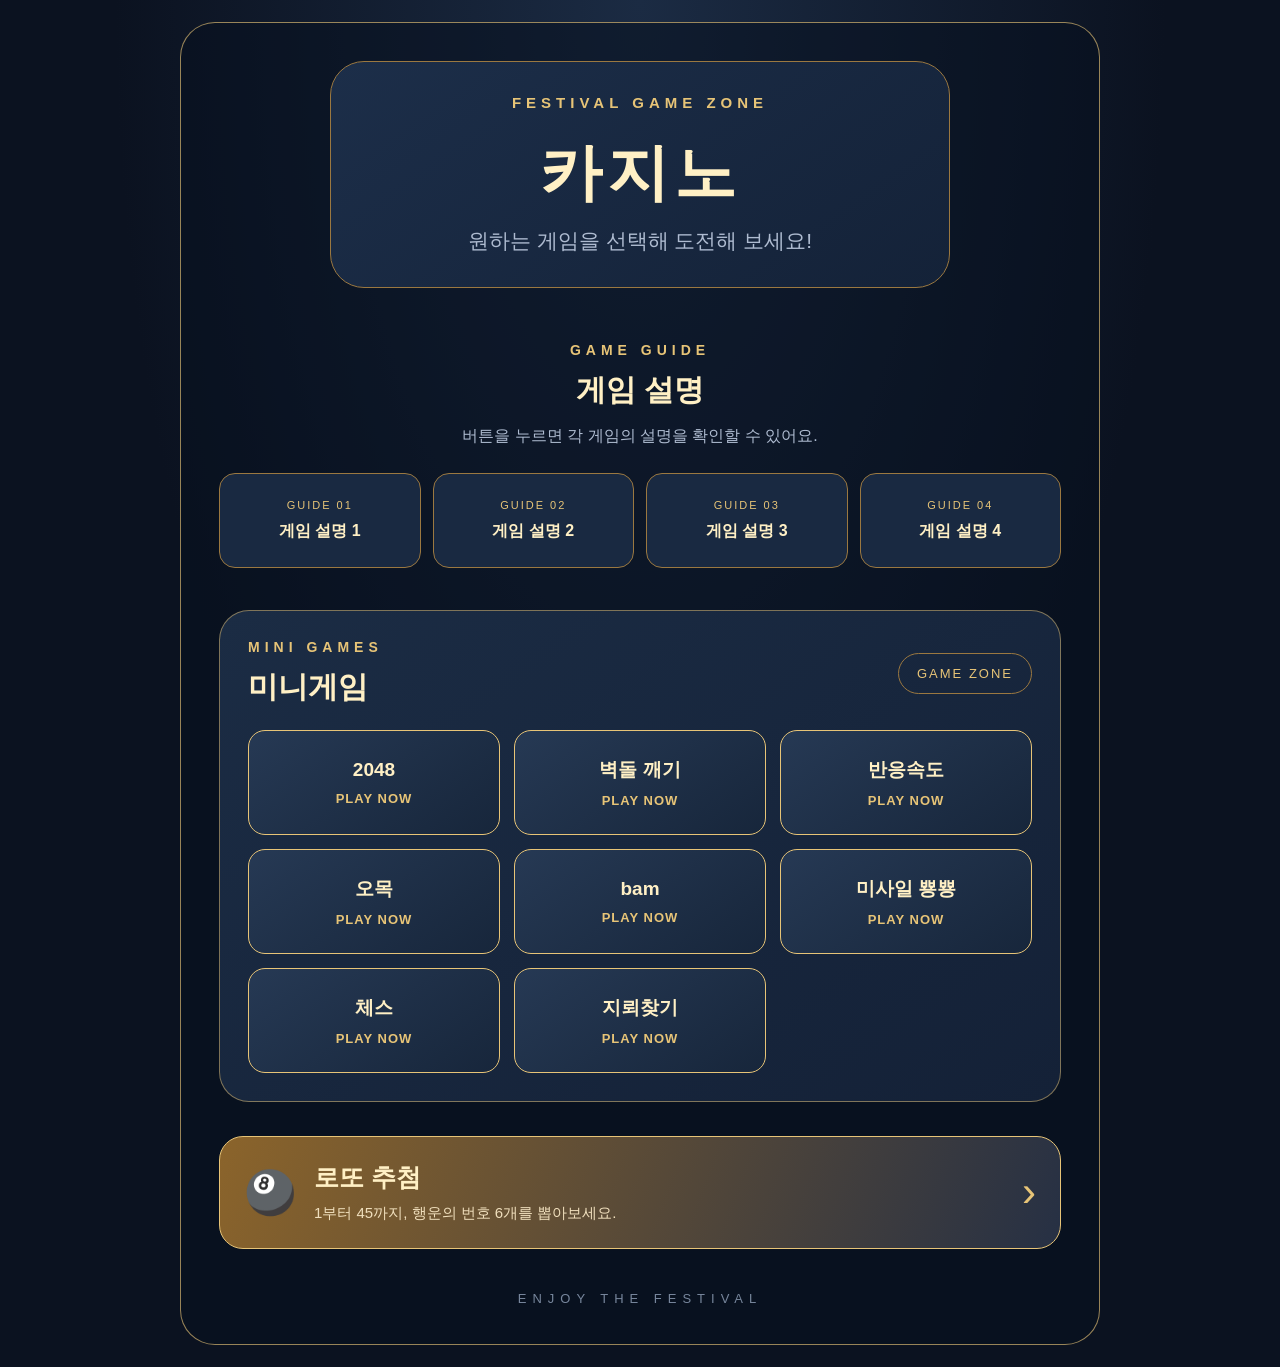
<file: index.html>
<!DOCTYPE html>
<html lang="ko">
<head>
  <meta charset="UTF-8">
  <meta name="viewport" content="width=device-width, initial-scale=1.0">
  <meta name="theme-color" content="#0b1220">
  <title>카지노</title>
  <link rel="stylesheet" href="css/style.css?v=4">
</head>
<body>

  <main class="page">
    <header class="hero">
      <div class="eyebrow">FESTIVAL GAME ZONE</div>
      <h1 id="siteTitle">카지노</h1>
      <p id="siteSubtitle">원하는 게임을 선택해 도전해 보세요!</p>
    </header>

    <section class="guide-section">
      <div class="section-eyebrow">GAME GUIDE</div>
      <h2>게임 설명</h2>
      <p class="section-description">
        버튼을 누르면 각 게임의 설명을 확인할 수 있어요.
      </p>
      <div class="description-grid" id="descriptionGrid"></div>
    </section>

    <section class="games-section">
      <div class="games-heading">
        <div>
          <div class="section-eyebrow">MINI GAMES</div>
          <h2>미니게임</h2>
        </div>
        <span class="zone-label">GAME ZONE</span>
      </div>

      <div class="mini-game-grid" id="miniGameGrid"></div>
    </section>

    <a class="lotto-link" href="lotto.html">
      <span class="lotto-icon">🎱</span>
      <span class="lotto-info">
        <strong>로또 추첨</strong>
        <small>1부터 45까지, 행운의 번호 6개를 뽑아보세요.</small>
      </span>
      <span class="lotto-arrow">›</span>
    </a>

    <footer id="siteFooter">ENJOY THE FESTIVAL</footer>
  </main>

  <div class="modal" id="infoModal" aria-hidden="true">
    <div class="modal-card" role="dialog" aria-modal="true">
      <div class="section-eyebrow">GAME INFORMATION</div>
      <h2 id="modalTitle">게임 설명</h2>
      <p id="modalDescription"></p>
      <button id="modalClose" class="close-button" type="button">
        닫기
      </button>
    </div>
  </div>

  <script src="js/config.js?v=4"></script>
  <script src="js/main.js?v=4"></script>
</body>
</html>
</file>
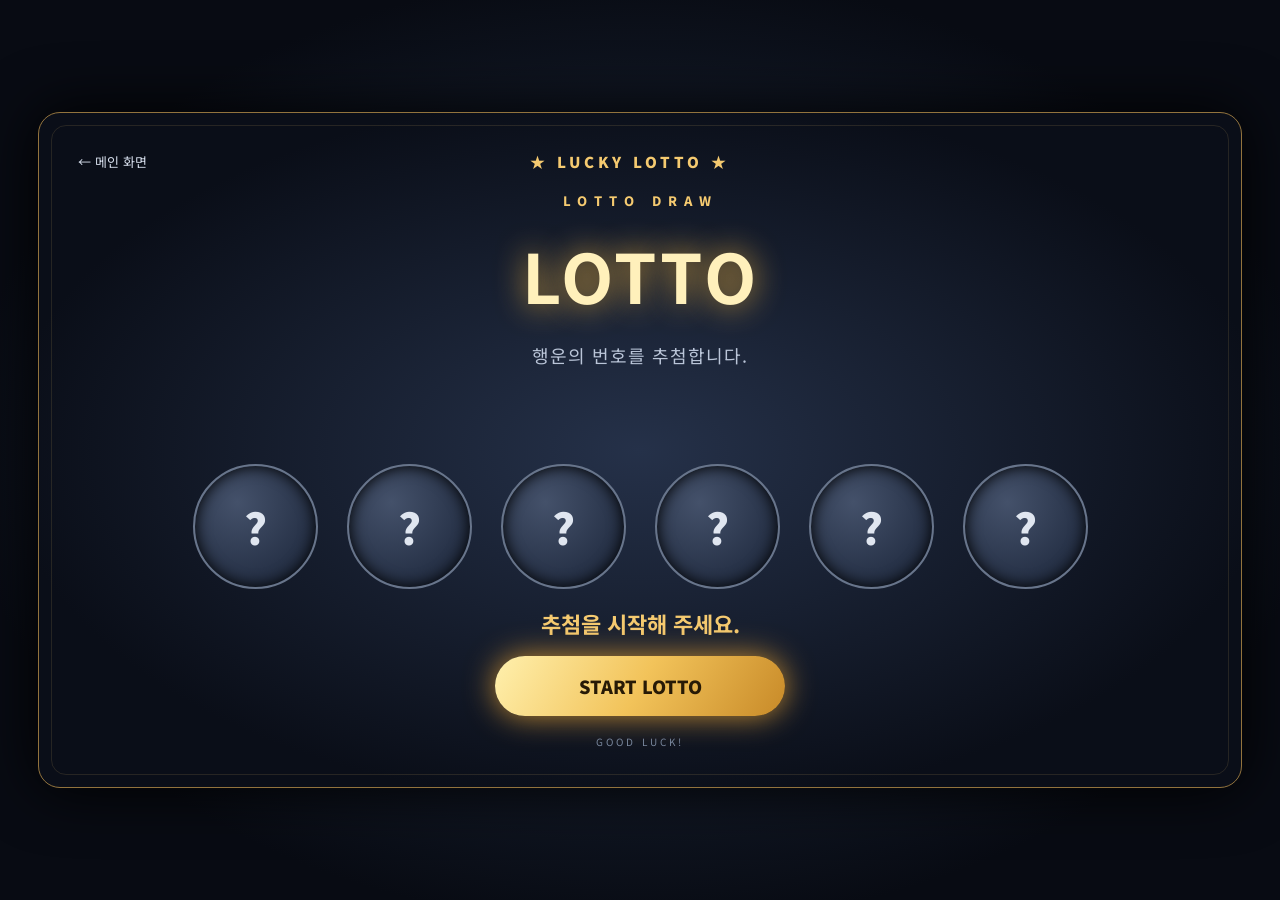
<file: lotto.html>
<!DOCTYPE html>
<html lang="ko">
<head>
  <meta charset="UTF-8">
  <meta name="viewport" content="width=device-width, initial-scale=1.0">
  <meta name="theme-color" content="#0a0e18">
  <title>THE FINAL DRAW</title>
  <link rel="stylesheet" href="css/lotto.css">
</head>
<body>
  <canvas id="fireworks" aria-hidden="true"></canvas>

  <main class="lotto-stage">
    <header class="lotto-header">
      <a class="home-link" href="index.html">← 메인 화면</a>
      <div class="lotto-logo">★ LUCKY LOTTO ★</div>
      <span class="header-spacer" aria-hidden="true"></span>
    </header>

    <section class="lotto-main">
      <div id="lottoEyebrow" class="lotto-eyebrow"></div>
      <h1 id="lottoTitle"></h1>
      <p id="lottoSubtitle" class="lotto-subtitle"></p>

      <div id="countdown" class="countdown" aria-live="polite"></div>

      <div id="balls" class="balls" aria-label="추첨 번호 6개">
        <div class="ball">?</div>
        <div class="ball">?</div>
        <div class="ball">?</div>
        <div class="ball">?</div>
        <div class="ball">?</div>
        <div class="ball">?</div>
      </div>

      <p id="status" class="status" aria-live="polite">
        추첨을 시작해 주세요.
      </p>

      <!-- 황금색 추첨 버튼 -->
      <button id="startButton" class="start-button" type="button">
        START LOTTO
      </button>

      <section id="resultSummary" class="result-summary" hidden aria-live="polite">
        <p class="result-label">YOUR LUCKY NUMBERS</p>
        <h2>이번 추첨 결과</h2>
        <div id="summaryBalls" class="summary-balls"></div>
      </section>
    </section>

    <footer id="lottoFooter" class="lotto-footer"></footer>
  </main>

  <script src="js/config.js"></script>
  <script src="js/lotto.js"></script>
</body>
</html>
</file>
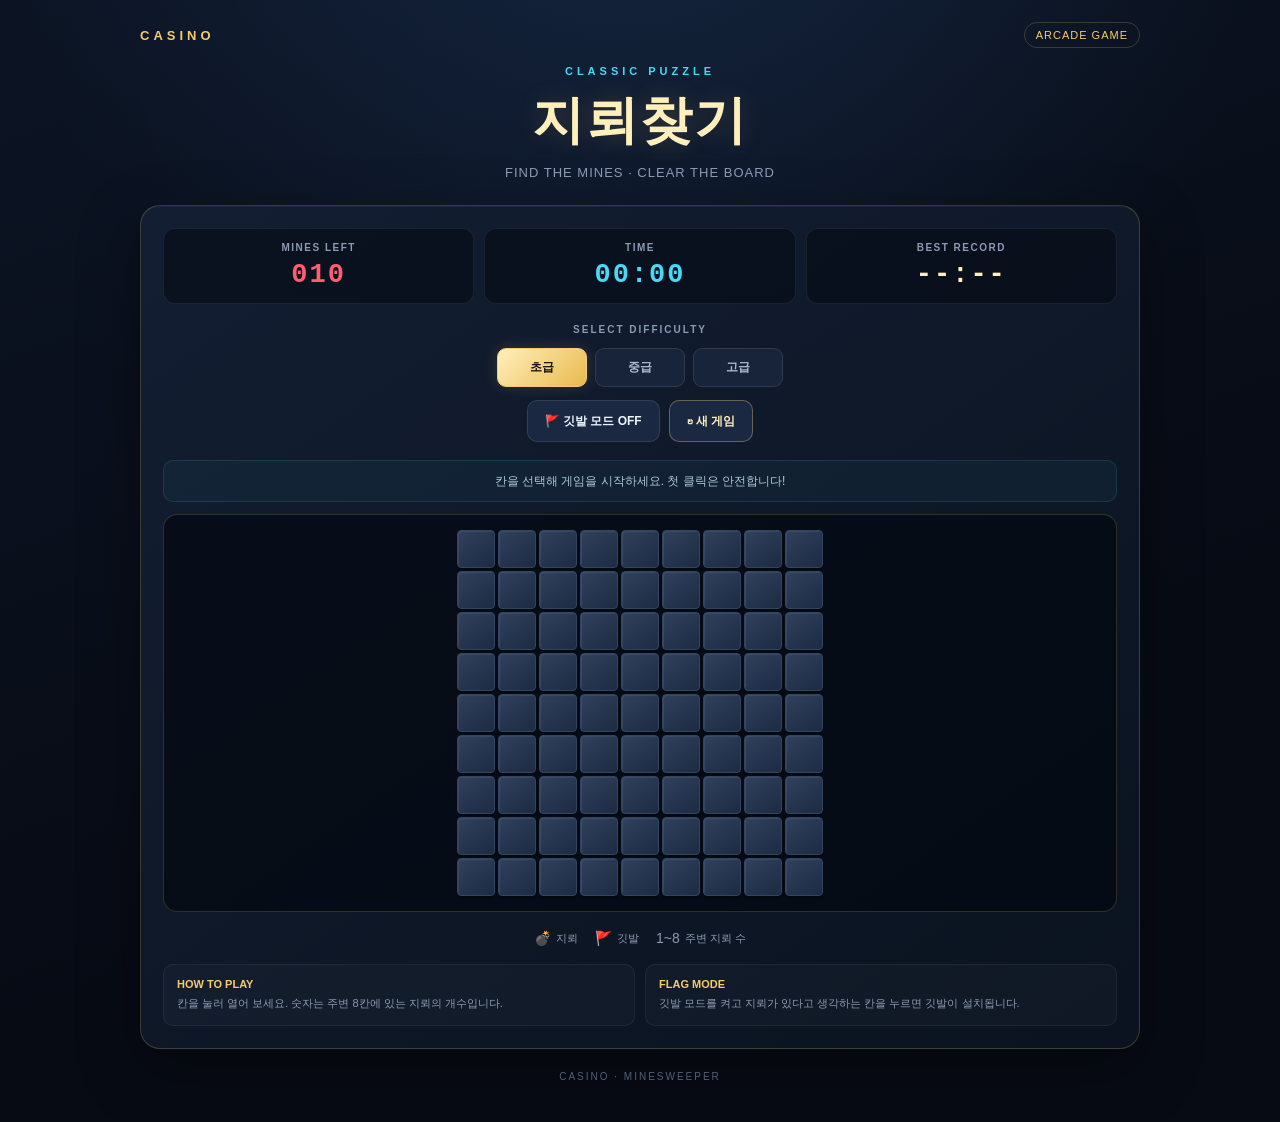
<file: game/minesweeper.html>
<!DOCTYPE html>
<html lang="ko">
<head>
<meta charset="UTF-8">
<meta name="viewport" content="width=device-width, initial-scale=1.0">
<meta name="theme-color" content="#0b1220">
<title>지뢰찾기 | 카지노</title>

<style>
* {
  box-sizing: border-box;
}

:root {
  --bg: #080d18;
  --panel: #111b2d;
  --panel-light: #17243a;
  --gold: #f5ca70;
  --gold-light: #fff0bb;
  --text: #edf3ff;
  --muted: #8c9ab2;
  --border: rgba(245, 202, 112, 0.2);
  --neon: #48d9f5;
  --danger: #ff5d70;
  --success: #62e6a5;
}

body {
  margin: 0;
  min-height: 100vh;
  padding: 22px 14px 40px;
  background:
    radial-gradient(circle at 50% -15%, rgba(39, 76, 125, 0.35), transparent 45%),
    linear-gradient(160deg, #0c1424, #070b14 65%);
  color: var(--text);
  font-family: Arial, "Malgun Gothic", sans-serif;
}

button {
  font: inherit;
}

.page {
  width: 100%;
  max-width: 1000px;
  margin: 0 auto;
}

.top-brand {
  display: flex;
  align-items: center;
  justify-content: space-between;
  margin-bottom: 17px;
}

.brand {
  color: var(--gold);
  font-size: 13px;
  font-weight: 900;
  letter-spacing: 4px;
}

.brand-tag {
  padding: 6px 11px;
  border: 1px solid var(--border);
  border-radius: 20px;
  color: var(--gold);
  font-size: 11px;
  letter-spacing: 1px;
}

.header {
  text-align: center;
  margin: 15px 0 25px;
}

.eyebrow {
  color: var(--neon);
  font-size: 11px;
  font-weight: bold;
  letter-spacing: 4px;
  margin-bottom: 9px;
}

h1 {
  margin: 0;
  font-size: clamp(34px, 7vw, 52px);
  font-weight: 900;
  letter-spacing: 2px;
  color: var(--gold-light);
  text-shadow: 0 0 25px rgba(245, 202, 112, 0.18);
}

.subtitle {
  color: var(--muted);
  font-size: 13px;
  margin-top: 9px;
  letter-spacing: 1px;
}

.game-panel {
  padding: 22px;
  background: linear-gradient(145deg, rgba(19, 31, 51, 0.97), rgba(11, 19, 32, 0.98));
  border: 1px solid var(--border);
  border-radius: 20px;
  box-shadow:
    0 20px 60px rgba(0,0,0,0.35),
    inset 0 1px 0 rgba(255,255,255,0.04);
}

.stats {
  display: grid;
  grid-template-columns: repeat(3, 1fr);
  gap: 10px;
  margin-bottom: 20px;
}

.stat {
  min-width: 0;
  padding: 13px 8px;
  text-align: center;
  background: rgba(5, 11, 21, 0.6);
  border: 1px solid rgba(255,255,255,0.07);
  border-radius: 12px;
}

.stat-label {
  display: block;
  color: var(--muted);
  font-size: 10px;
  font-weight: bold;
  letter-spacing: 1.5px;
  margin-bottom: 7px;
}

.stat-value {
  display: block;
  color: var(--gold-light);
  font-family: "Courier New", monospace;
  font-size: clamp(19px, 4vw, 27px);
  font-weight: bold;
  letter-spacing: 2px;
}

.stat-value.mines {
  color: var(--danger);
}

.stat-value.time {
  color: var(--neon);
}

.controls {
  display: flex;
  flex-direction: column;
  align-items: center;
  gap: 13px;
  margin-bottom: 16px;
}

.section-label {
  color: var(--muted);
  font-size: 10px;
  font-weight: bold;
  letter-spacing: 2px;
  text-align: center;
}

.difficulty {
  width: 100%;
  display: flex;
  justify-content: center;
  gap: 8px;
}

.control-btn {
  min-width: 90px;
  padding: 10px 15px;
  border: 1px solid rgba(255,255,255,0.1);
  border-radius: 9px;
  background: #17243a;
  color: #aebbd0;
  cursor: pointer;
  font-size: 12px;
  font-weight: bold;
  transition: 0.2s;
}

.control-btn:hover {
  border-color: var(--gold);
  color: var(--gold-light);
}

.control-btn.active {
  color: #15100a;
  background: linear-gradient(135deg, #fff0bb, #e9b94e);
  border-color: var(--gold);
  box-shadow: 0 0 15px rgba(245, 202, 112, 0.15);
}

.action-row {
  display: flex;
  align-items: center;
  justify-content: center;
  flex-wrap: wrap;
  gap: 9px;
  width: 100%;
}

.action-btn {
  padding: 11px 17px;
  min-height: 42px;
  border: 1px solid rgba(255,255,255,0.1);
  border-radius: 10px;
  color: var(--text);
  background: #1a2941;
  cursor: pointer;
  font-size: 12px;
  font-weight: bold;
  transition: 0.2s;
}

.action-btn:hover {
  border-color: var(--neon);
}

.action-btn.flag.active {
  color: #171008;
  background: linear-gradient(135deg, #fff0bb, #e9b94e);
  border-color: var(--gold);
}

.action-btn.restart {
  color: var(--gold-light);
  border-color: rgba(245, 202, 112, 0.35);
}

.status {
  min-height: 42px;
  display: flex;
  align-items: center;
  justify-content: center;
  padding: 10px;
  margin: 18px 0 12px;
  border-radius: 10px;
  border: 1px solid rgba(72, 217, 245, 0.13);
  background: rgba(72, 217, 245, 0.045);
  color: #a9c9d7;
  font-size: 12px;
  text-align: center;
  line-height: 1.5;
}

.status.win {
  color: var(--success);
  border-color: rgba(98,230,165,0.3);
  background: rgba(98,230,165,0.07);
}

.status.lose {
  color: var(--danger);
  border-color: rgba(255,93,112,0.3);
  background: rgba(255,93,112,0.07);
}

.result-panel {
  display: none;
  padding: 17px;
  margin: 0 0 15px;
  border-radius: 12px;
  text-align: center;
  background: rgba(245, 202, 112, 0.07);
  border: 1px solid var(--border);
}

.result-panel.show {
  display: block;
  animation: popIn 0.3s ease;
}

.result-title {
  color: var(--gold-light);
  font-size: 21px;
  font-weight: 900;
}

.result-description {
  margin-top: 7px;
  color: var(--muted);
  font-size: 12px;
}

.result-play {
  margin-top: 13px;
  padding: 10px 23px;
  color: #171008;
  background: linear-gradient(135deg, #fff0bb, #e9b94e);
  border: none;
  border-radius: 8px;
  font-size: 12px;
  font-weight: 900;
  cursor: pointer;
}

.board-frame {
  width: 100%;
  padding: 10px;
  overflow: hidden;
  border: 1px solid rgba(245,202,112,0.18);
  border-radius: 14px;
  background: rgba(4, 9, 17, 0.72);
}

.board-viewport {
  max-width: 100%;
  overflow: auto;
  padding: 5px;
  scrollbar-color: #46566e #0c1423;
  scrollbar-width: thin;
  touch-action: pan-x pan-y;
}

.board {
  display: grid;
  width: max-content;
  gap: 3px;
  margin: 0 auto;
  user-select: none;
  -webkit-user-select: none;
}

.board.easy {
  --cell-size: clamp(30px, 8vw, 38px);
}

.board.medium {
  --cell-size: clamp(23px, 6.2vw, 32px);
}

.board.hard {
  --cell-size: clamp(19px, 4.7vw, 26px);
}

.cell {
  display: flex;
  justify-content: center;
  align-items: center;
  width: var(--cell-size);
  height: var(--cell-size);
  padding: 0;
  border: 1px solid #34445e;
  border-radius: 4px;
  color: #fff;
  background: linear-gradient(145deg, #30415d, #1d2b43);
  box-shadow:
    inset 1px 1px 1px rgba(255,255,255,0.08),
    0 2px 2px rgba(0,0,0,0.3);
  font-size: clamp(12px, 3vw, 17px);
  font-weight: 900;
  cursor: pointer;
  line-height: 1;
  transition: background 0.08s, transform 0.08s;
  -webkit-tap-highlight-color: transparent;
}

.cell:not(.revealed):active {
  transform: scale(0.92);
  background: #405779;
}

.cell.revealed {
  cursor: default;
  background: #111c2e;
  border-color: #263850;
  box-shadow: inset 0 1px 3px rgba(0,0,0,0.35);
}

.cell.flagged {
  color: var(--gold-light);
  background: linear-gradient(145deg, #35435b, #202e44);
}

.cell.mine {
  background: rgba(255, 93, 112, 0.2);
  border-color: var(--danger);
}

.cell.exploded {
  background: #a92f43;
  border-color: #ff9aa5;
  box-shadow: 0 0 12px rgba(255,93,112,0.5);
}

.cell.wrong-flag {
  background: rgba(255,93,112,0.12);
  border-color: var(--danger);
}

.cell.number-1 { color: #65b8ff; }
.cell.number-2 { color: #62e6a5; }
.cell.number-3 { color: #ff7486; }
.cell.number-4 { color: #a88aff; }
.cell.number-5 { color: #ffb65d; }
.cell.number-6 { color: #52dce0; }
.cell.number-7 { color: #f4f5fa; }
.cell.number-8 { color: #aab4c4; }

.legend {
  display: flex;
  justify-content: center;
  flex-wrap: wrap;
  gap: 17px;
  margin-top: 18px;
  color: var(--muted);
  font-size: 11px;
}

.legend span {
  display: flex;
  align-items: center;
  gap: 5px;
}

.legend-icon {
  font-size: 14px;
}

.guide {
  display: grid;
  grid-template-columns: repeat(2, 1fr);
  gap: 10px;
  margin-top: 18px;
}

.guide-item {
  padding: 13px;
  border: 1px solid rgba(255,255,255,0.06);
  border-radius: 10px;
  background: rgba(255,255,255,0.025);
}

.guide-title {
  margin-bottom: 5px;
  color: var(--gold);
  font-size: 11px;
  font-weight: bold;
}

.guide-text {
  color: var(--muted);
  font-size: 11px;
  line-height: 1.55;
}

.footer {
  margin-top: 22px;
  text-align: center;
  color: #526079;
  font-size: 10px;
  letter-spacing: 2px;
}

@keyframes popIn {
  from {
    opacity: 0;
    transform: translateY(-5px);
  }
  to {
    opacity: 1;
    transform: translateY(0);
  }
}

@media (max-width: 600px) {
  body {
    padding: 14px 9px 30px;
  }

  .game-panel {
    padding: 13px 9px;
    border-radius: 15px;
  }

  .stats {
    gap: 6px;
  }

  .stat {
    padding: 11px 4px;
  }

  .difficulty {
    gap: 5px;
  }

  .control-btn {
    min-width: 0;
    flex: 1;
    padding: 10px 5px;
    font-size: 11px;
  }

  .action-btn {
    padding: 10px 13px;
  }

  .board-frame {
    padding: 5px;
  }

  .board-viewport {
    padding: 3px;
  }

  .guide {
    gap: 7px;
  }

  .guide-item {
    padding: 10px;
  }

  .legend {
    gap: 11px;
  }
}
</style>
</head>

<body>
<div class="page">

  <div class="top-brand">
    <div class="brand">CASINO</div>
    <div class="brand-tag">ARCADE GAME</div>
  </div>

  <header class="header">
    <div class="eyebrow">CLASSIC PUZZLE</div>
    <h1>지뢰찾기</h1>
    <div class="subtitle">FIND THE MINES · CLEAR THE BOARD</div>
  </header>

  <main class="game-panel">

    <section class="stats">
      <div class="stat">
        <span class="stat-label">MINES LEFT</span>
        <span class="stat-value mines" id="mineCounter">010</span>
      </div>

      <div class="stat">
        <span class="stat-label">TIME</span>
        <span class="stat-value time" id="timer">00:00</span>
      </div>

      <div class="stat">
        <span class="stat-label">BEST RECORD</span>
        <span class="stat-value" id="bestTime">--:--</span>
      </div>
    </section>

    <section class="controls">
      <div class="section-label">SELECT DIFFICULTY</div>

      <div class="difficulty">
        <button class="control-btn active" data-level="easy">초급</button>
        <button class="control-btn" data-level="medium">중급</button>
        <button class="control-btn" data-level="hard">고급</button>
      </div>

      <div class="action-row">
        <button class="action-btn flag" id="flagModeBtn" aria-pressed="false">
          🚩 깃발 모드 OFF
        </button>

        <button class="action-btn restart" id="restartBtn">
          ↻ 새 게임
        </button>
      </div>
    </section>

    <div class="status" id="status">
      칸을 선택해 게임을 시작하세요. 첫 클릭은 안전합니다!
    </div>

    <section class="result-panel" id="resultPanel">
      <div class="result-title" id="resultTitle">게임 종료</div>
      <div class="result-description" id="resultDescription"></div>
      <button class="result-play" id="resultPlay">다시 도전하기</button>
    </section>

    <div class="board-frame">
      <div class="board-viewport" id="boardViewport">
        <div class="board easy" id="board"></div>
      </div>
    </div>

    <div class="legend">
      <span><span class="legend-icon">💣</span> 지뢰</span>
      <span><span class="legend-icon">🚩</span> 깃발</span>
      <span><span class="legend-icon">1~8</span> 주변 지뢰 수</span>
    </div>

    <section class="guide">
      <div class="guide-item">
        <div class="guide-title">HOW TO PLAY</div>
        <div class="guide-text">
          칸을 눌러 열어 보세요. 숫자는 주변 8칸에 있는 지뢰의 개수입니다.
        </div>
      </div>

      <div class="guide-item">
        <div class="guide-title">FLAG MODE</div>
        <div class="guide-text">
          깃발 모드를 켜고 지뢰가 있다고 생각하는 칸을 누르면 깃발이 설치됩니다.
        </div>
      </div>
    </section>

  </main>

  <footer class="footer">
    CASINO · MINESWEEPER
  </footer>

</div>

<script>
(() => {
  "use strict";

  const $ = (id) => document.getElementById(id);

  const boardElement = $("board");
  const mineCounter = $("mineCounter");
  const timerElement = $("timer");
  const bestTimeElement = $("bestTime");
  const statusElement = $("status");
  const flagModeBtn = $("flagModeBtn");
  const restartBtn = $("restartBtn");
  const resultPanel = $("resultPanel");
  const resultTitle = $("resultTitle");
  const resultDescription = $("resultDescription");
  const resultPlay = $("resultPlay");

  const DIFFICULTIES = {
    easy: {
      name: "초급",
      rows: 9,
      cols: 9,
      mines: 10
    },
    medium: {
      name: "중급",
      rows: 16,
      cols: 16,
      mines: 40
    },
    hard: {
      name: "고급",
      rows: 16,
      cols: 30,
      mines: 99
    }
  };

  const RECORD_KEY = "casino_minesweeper_records_v1";

  let level = "easy";
  let config = DIFFICULTIES[level];

  let cells = [];
  let cellElements = [];

  let flagCount = 0;
  let elapsed = 0;
  let timerId = null;

  let state = "ready";
  let firstClick = true;
  let flagMode = false;
  let explodedIndex = -1;

  let records = loadRecords();

  function loadRecords() {
    try {
      const saved = JSON.parse(localStorage.getItem(RECORD_KEY));

      return {
        easy: saved?.easy ?? null,
        medium: saved?.medium ?? null,
        hard: saved?.hard ?? null
      };
    } catch (error) {
      return {
        easy: null,
        medium: null,
        hard: null
      };
    }
  }

  function saveRecords() {
    try {
      localStorage.setItem(RECORD_KEY, JSON.stringify(records));
    } catch (error) {
      console.warn("기록을 저장하지 못했습니다.", error);
    }
  }

  function formatTime(seconds) {
    const minutes = Math.floor(seconds / 60);
    const remainingSeconds = seconds % 60;

    return (
      String(minutes).padStart(2, "0") +
      ":" +
      String(remainingSeconds).padStart(2, "0")
    );
  }

  function updateStats() {
    const left = config.mines - flagCount;

    mineCounter.textContent =
      left < 0
        ? "-" + String(Math.abs(left)).padStart(2, "0")
        : String(left).padStart(3, "0");

    timerElement.textContent = formatTime(elapsed);

    const best = records[level];

    bestTimeElement.textContent =
      best === null ? "--:--" : formatTime(best);
  }

  function setStatus(message, type = "") {
    statusElement.textContent = message;
    statusElement.className = "status";

    if (type) {
      statusElement.classList.add(type);
    }
  }

  function setFlagMode(enabled) {
    flagMode = enabled;

    flagModeBtn.classList.toggle("active", flagMode);
    flagModeBtn.setAttribute("aria-pressed", String(flagMode));

    flagModeBtn.textContent = flagMode
      ? "🚩 깃발 모드 ON"
      : "🚩 깃발 모드 OFF";

    if (state === "ready") {
      setStatus(
        flagMode
          ? "깃발 모드입니다. 지뢰가 의심되는 칸을 선택하세요."
          : "칸을 선택해 게임을 시작하세요. 첫 클릭은 안전합니다!"
      );
    } else if (state === "playing") {
      setStatus(
        flagMode
          ? "깃발 모드입니다. 지뢰가 의심되는 칸을 선택하세요."
          : "칸을 선택해 안전한 구역을 찾아보세요."
      );
    }
  }

  function getNeighbors(index) {
    const row = Math.floor(index / config.cols);
    const col = index % config.cols;
    const result = [];

    for (let dr = -1; dr <= 1; dr++) {
      for (let dc = -1; dc <= 1; dc++) {
        if (dr === 0 && dc === 0) continue;

        const newRow = row + dr;
        const newCol = col + dc;

        if (
          newRow >= 0 &&
          newRow < config.rows &&
          newCol >= 0 &&
          newCol < config.cols
        ) {
          result.push(newRow * config.cols + newCol);
        }
      }
    }

    return result;
  }

  function createBoard() {
    cells = [];
    cellElements = [];

    flagCount = 0;
    elapsed = 0;
    state = "ready";
    firstClick = true;
    explodedIndex = -1;

    stopTimer();
    setFlagMode(false);

    resultPanel.classList.remove("show");
    setStatus("칸을 선택해 게임을 시작하세요. 첫 클릭은 안전합니다!");

    boardElement.className = "board " + level;
    boardElement.style.gridTemplateColumns =
      `repeat(${config.cols}, var(--cell-size))`;

    boardElement.innerHTML = "";

    const fragment = document.createDocumentFragment();

    const total = config.rows * config.cols;

    for (let i = 0; i < total; i++) {
      cells.push({
        mine: false,
        adjacent: 0,
        revealed: false,
        flagged: false
      });

      const button = document.createElement("button");

      button.type = "button";
      button.className = "cell";
      button.dataset.index = i;
      button.setAttribute("aria-label", "닫힌 칸");

      fragment.appendChild(button);
      cellElements.push(button);
    }

    boardElement.appendChild(fragment);

    updateStats();
  }

  function placeMines(safeIndex) {
    const safeZone = new Set([
      safeIndex,
      ...getNeighbors(safeIndex)
    ]);

    const candidates = [];

    for (let i = 0; i < cells.length; i++) {
      if (!safeZone.has(i)) {
        candidates.push(i);
      }
    }

    // Fisher-Yates 셔플
    for (let i = candidates.length - 1; i > 0; i--) {
      const j = Math.floor(Math.random() * (i + 1));
      [candidates[i], candidates[j]] =
        [candidates[j], candidates[i]];
    }

    for (let i = 0; i < config.mines; i++) {
      cells[candidates[i]].mine = true;
    }

    // 각 칸 주변 지뢰 개수 계산
    for (let i = 0; i < cells.length; i++) {
      if (cells[i].mine) continue;

      const neighbors = getNeighbors(i);

      cells[i].adjacent = neighbors.filter(
        (neighbor) => cells[neighbor].mine
      ).length;
    }

    firstClick = false;
  }

  function startTimer() {
    if (timerId !== null) return;

    timerId = window.setInterval(() => {
      elapsed++;
      updateStats();
    }, 1000);
  }

  function stopTimer() {
    if (timerId !== null) {
      clearInterval(timerId);
      timerId = null;
    }
  }

  function renderCell(index) {
    const cell = cells[index];
    const element = cellElements[index];

    element.className = "cell";
    element.textContent = "";
    element.disabled = state === "won" || state === "lost";

    if (cell.revealed) {
      element.classList.add("revealed");

      if (cell.mine) {
        element.classList.add("mine");

        if (index === explodedIndex) {
          element.classList.add("exploded");
        }

        element.textContent = "💣";
        element.setAttribute("aria-label", "지뢰");

      } else if (cell.adjacent > 0) {
        element.textContent = String(cell.adjacent);
        element.classList.add("number-" + cell.adjacent);
        element.setAttribute(
          "aria-label",
          "주변 지뢰 " + cell.adjacent + "개"
        );

      } else {
        element.setAttribute("aria-label", "빈칸");
      }

    } else if (cell.flagged) {
      element.classList.add("flagged");
      element.textContent = "🚩";
      element.setAttribute("aria-label", "깃발");

      if (state === "lost" && !cell.mine) {
        element.classList.add("wrong-flag");
        element.textContent = "❌";
      }

    } else {
      element.setAttribute("aria-label", "닫힌 칸");
    }
  }

  function renderAll() {
    for (let i = 0; i < cells.length; i++) {
      renderCell(i);
    }
  }

  function revealCell(index) {
    if (state === "won" || state === "lost") return;

    const cell = cells[index];

    if (cell.revealed || cell.flagged) return;

    if (firstClick) {
      placeMines(index);
      state = "playing";
      startTimer();
    }

    if (cell.mine) {
      explodedIndex = index;
      endGame(false);
      return;
    }

    // 빈칸 자동 열기
    const stack = [index];

    while (stack.length > 0) {
      const currentIndex = stack.pop();
      const current = cells[currentIndex];

      if (
        current.revealed ||
        current.flagged ||
        current.mine
      ) {
        continue;
      }

      current.revealed = true;
      renderCell(currentIndex);

      if (current.adjacent === 0) {
        const neighbors = getNeighbors(currentIndex);

        for (const neighborIndex of neighbors) {
          const neighbor = cells[neighborIndex];

          if (
            !neighbor.revealed &&
            !neighbor.flagged &&
            !neighbor.mine
          ) {
            stack.push(neighborIndex);
          }
        }
      }
    }

    checkWin();
  }

  function toggleFlag(index) {
    if (state === "won" || state === "lost") return;

    const cell = cells[index];

    if (cell.revealed) return;

    cell.flagged = !cell.flagged;

    if (cell.flagged) {
      flagCount++;
    } else {
      flagCount--;
    }

    renderCell(index);
    updateStats();
  }

  function checkWin() {
    const cleared = cells.every(
      (cell) => cell.mine || cell.revealed
    );

    if (cleared) {
      endGame(true);
    }
  }

  function endGame(won) {
    stopTimer();

    if (won) {
      state = "won";

      // 남아 있는 지뢰에 자동으로 깃발 표시
      for (const cell of cells) {
        if (cell.mine && !cell.flagged) {
          cell.flagged = true;
          flagCount++;
        }
      }

      let newRecord = false;

      if (
        records[level] === null ||
        elapsed < records[level]
      ) {
        records[level] = elapsed;
        saveRecords();
        newRecord = true;
      }

      setStatus(
        "축하합니다! 모든 안전한 칸을 찾았습니다.",
        "win"
      );

      resultTitle.textContent = "🏆 CLEAR!";
      resultDescription.textContent =
        formatTime(elapsed) +
        " · " +
        (newRecord ? "신기록 달성!" : "최고 기록에 도전하세요!");

    } else {
      state = "lost";

      // 모든 지뢰 공개
      for (let i = 0; i < cells.length; i++) {
        if (cells[i].mine) {
          cells[i].revealed = true;
        }
      }

      setStatus(
        "지뢰를 밟았습니다! 다시 도전해 보세요.",
        "lose"
      );

      resultTitle.textContent = "💥 GAME OVER";
      resultDescription.textContent =
        "기록: " + formatTime(elapsed) +
        " · 다음 도전에서는 성공해 보세요!";
    }

    renderAll();
    updateStats();

    resultPanel.classList.add("show");
  }

  function changeDifficulty(nextLevel) {
    if (!DIFFICULTIES[nextLevel]) return;

    level = nextLevel;
    config = DIFFICULTIES[level];

    document.querySelectorAll("[data-level]").forEach((button) => {
      button.classList.toggle(
        "active",
        button.dataset.level === level
      );
    });

    createBoard();
  }

  function handleBoardClick(event) {
    const button = event.target.closest(".cell");

    if (!button || !boardElement.contains(button)) return;

    const index = Number(button.dataset.index);

    if (!Number.isInteger(index)) return;

    if (flagMode) {
      toggleFlag(index);
    } else {
      revealCell(index);
    }
  }

  // 칸 클릭
  boardElement.addEventListener("click", handleBoardClick);

  // PC 마우스 오른쪽 클릭으로 깃발 설치
  boardElement.addEventListener("contextmenu", (event) => {
    const button = event.target.closest(".cell");

    if (!button) return;

    event.preventDefault();

    const index = Number(button.dataset.index);

    if (Number.isInteger(index)) {
      toggleFlag(index);
    }
  });

  // 난이도 버튼
  document.querySelectorAll("[data-level]").forEach((button) => {
    button.addEventListener("click", () => {
      changeDifficulty(button.dataset.level);
    });
  });

  // 깃발 모드
  flagModeBtn.addEventListener("click", () => {
    setFlagMode(!flagMode);
  });

  // 새 게임
  restartBtn.addEventListener("click", createBoard);

  // 결과 화면에서 다시 도전
  resultPlay.addEventListener("click", createBoard);

  // 처음 실행
  createBoard();

})();
</script>

</body>
</html>
</file>
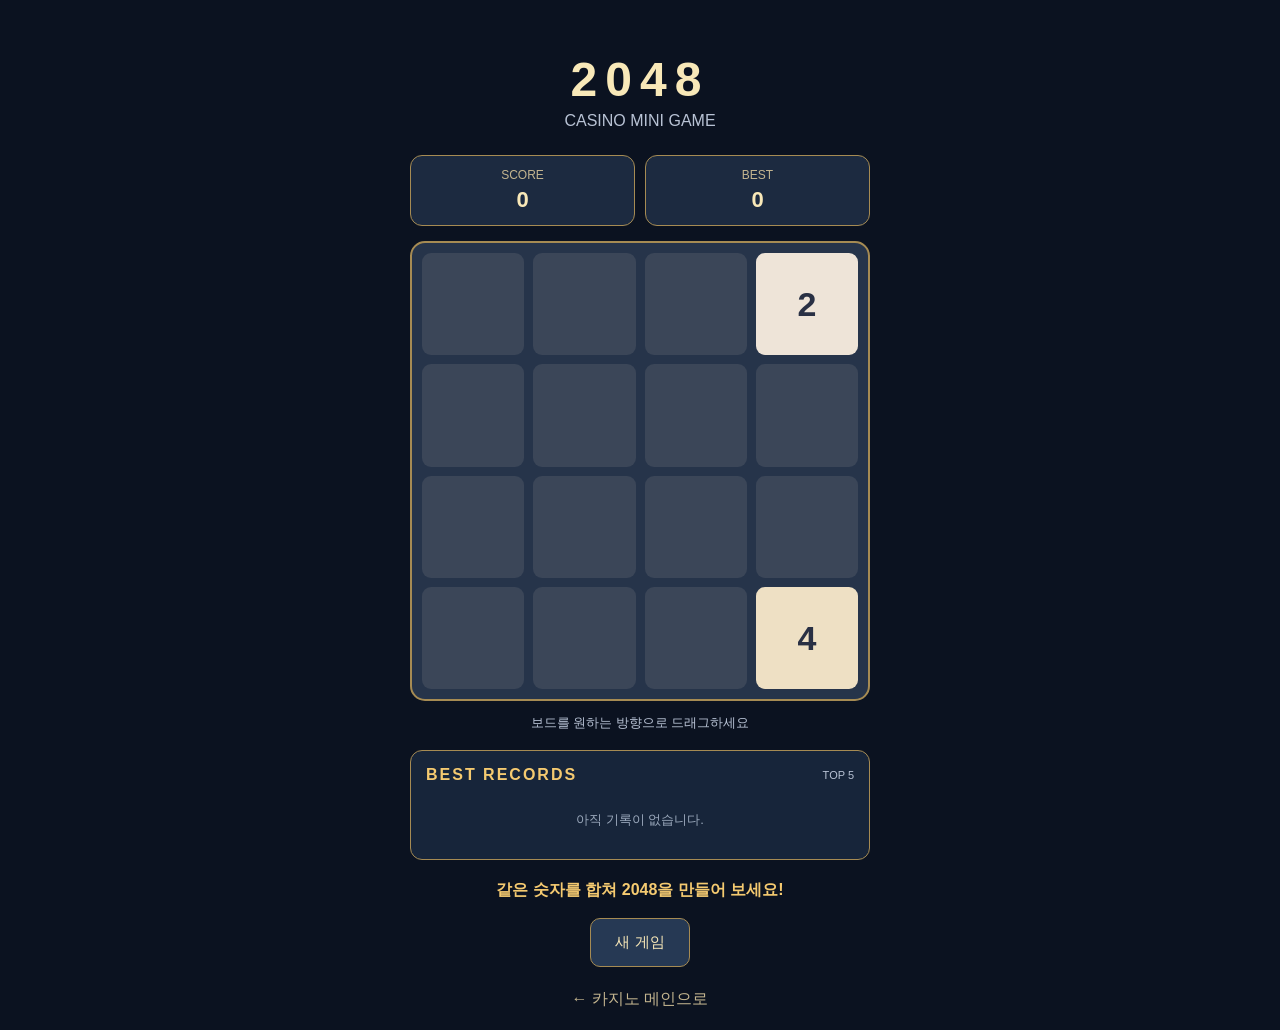
<file: games/2048.html>
<!DOCTYPE html>
<html lang="ko">
<head>
<meta charset="UTF-8">
<meta name="viewport" content="width=device-width, initial-scale=1.0">
<title>CASINO - 2048</title>

<style>
* {
  box-sizing: border-box;
}

body {
  margin: 0;
  min-height: 100vh;
  background: #0b1220;
  color: #f8e8b8;
  font-family: Arial, sans-serif;
  display: flex;
  justify-content: center;
  align-items: flex-start;
  padding: 20px;
}

.container {
  width: 100%;
  max-width: 460px;
  text-align: center;
  margin: auto;
}

h1 {
  font-size: 48px;
  letter-spacing: 8px;
  margin-bottom: 5px;
}

.subtitle {
  color: #b8c2d4;
  margin-bottom: 25px;
}

.info {
  display: flex;
  justify-content: space-between;
  gap: 10px;
  margin-bottom: 15px;
}

.score-box {
  flex: 1;
  background: #1c2a40;
  border: 1px solid #a68b53;
  border-radius: 12px;
  padding: 12px;
}

.score-box span {
  display: block;
  color: #c4b58f;
  font-size: 12px;
  margin-bottom: 5px;
}

.score-box strong {
  font-size: 22px;
}

.board {
  display: grid;
  grid-template-columns: repeat(4, 1fr);
  gap: 9px;
  background: #26344a;
  border: 2px solid #a68b53;
  border-radius: 15px;
  padding: 10px;
  touch-action: none;
  cursor: grab;
  user-select: none;
  -webkit-user-select: none;
}

.board:active {
  cursor: grabbing;
}

.cell {
  aspect-ratio: 1;
  border-radius: 9px;
  background: #3b4658;
  display: flex;
  justify-content: center;
  align-items: center;
  font-size: clamp(20px, 7vw, 34px);
  font-weight: bold;
  color: #293044;
}

.v2 { background: #eee4d8; }
.v4 { background: #eee0c4; }
.v8 { background: #e9b66c; color: white; }
.v16 { background: #e99b55; color: white; }
.v32 { background: #e67c52; color: white; }
.v64 { background: #df5c3f; color: white; }
.v128 { background: #e8ce68; }
.v256 { background: #e8c44d; }
.v512 { background: #e6b832; }
.v1024 { background: #e6a91d; }
.v2048 { background: #f5ca70; color: #563b14; }

.drag-hint {
  color: #b8c2d4;
  font-size: 13px;
  margin: 13px 0 18px;
}

/* 최고 기록 TOP 5 */
.records {
  background: #17253a;
  border: 1px solid #a68b53;
  border-radius: 12px;
  padding: 15px;
  margin-bottom: 18px;
  text-align: left;
}

.records-header {
  display: flex;
  justify-content: space-between;
  align-items: center;
  margin-bottom: 12px;
}

.records-header h2 {
  font-size: 16px;
  margin: 0;
  letter-spacing: 2px;
  color: #f5ca70;
}

.records-header span {
  font-size: 11px;
  color: #b8c2d4;
}

.record-list {
  list-style: none;
  padding: 0;
  margin: 0;
}

.record-item {
  display: grid;
  grid-template-columns: 35px 1fr auto;
  align-items: center;
  gap: 10px;
  padding: 10px 5px;
  border-bottom: 1px solid rgba(196, 181, 143, 0.15);
}

.record-item:last-child {
  border-bottom: none;
}

.record-rank {
  color: #f5ca70;
  font-size: 15px;
  font-weight: bold;
  text-align: center;
}

.record-date {
  color: #aebbd0;
  font-size: 12px;
}

.record-score {
  color: #fff0bb;
  font-size: 17px;
  font-weight: bold;
  font-variant-numeric: tabular-nums;
}

.empty-record {
  color: #9ba9bc;
  text-align: center;
  font-size: 13px;
  padding: 15px 5px;
}

.actions {
  display: flex;
  justify-content: center;
  gap: 10px;
  flex-wrap: wrap;
}

.action {
  border: 1px solid #a68b53;
  background: #263954;
  color: #f8e8b8;
  border-radius: 10px;
  padding: 14px 24px;
  font-size: 15px;
  cursor: pointer;
}

.action:active {
  background: #8a652b;
}

.message {
  min-height: 25px;
  margin: 15px 0;
  color: #f5ca70;
  font-weight: bold;
  line-height: 1.5;
}

.back {
  display: inline-block;
  margin-top: 22px;
  color: #c4b58f;
  text-decoration: none;
}

@media (max-width: 380px) {
  body {
    padding: 15px 12px;
  }

  .board {
    gap: 6px;
    padding: 7px;
  }

  .cell {
    font-size: 22px;
  }

  h1 {
    font-size: 42px;
  }
}
</style>
</head>

<body>

<div class="container">

  <h1>2048</h1>
  <div class="subtitle">CASINO MINI GAME</div>

  <div class="info">
    <div class="score-box">
      <span>SCORE</span>
      <strong id="score">0</strong>
    </div>

    <div class="score-box">
      <span>BEST</span>
      <strong id="best">0</strong>
    </div>
  </div>

  <div class="board" id="board"></div>

  <div class="drag-hint">
    보드를 원하는 방향으로 드래그하세요
  </div>

  <section class="records">
    <div class="records-header">
      <h2>BEST RECORDS</h2>
      <span>TOP 5</span>
    </div>

    <ol class="record-list" id="recordList"></ol>
  </section>

  <div class="message" id="message">
    같은 숫자를 합쳐 2048을 만들어 보세요!
  </div>

  <div class="actions">
    <button class="action" id="restart">새 게임</button>
  </div>

  <a class="back" href="../index.html">
    ← 카지노 메인으로
  </a>

</div>

<script>
"use strict";

const boardElement = document.getElementById("board");
const scoreElement = document.getElementById("score");
const bestElement = document.getElementById("best");
const messageElement = document.getElementById("message");
const recordListElement = document.getElementById("recordList");

const RECORDS_KEY = "casino2048BestScores";
const LEGACY_BEST_KEY = "casino2048Best";

let board;
let score;
let records = [];
let best = 0;
let gameOver = false;
let hasMoved = false;
let recordSaved = false;

// 기존 최고 기록을 유지하면서 TOP 5 불러오기
function loadRecords() {
  try {
    const saved = JSON.parse(
      localStorage.getItem(RECORDS_KEY) || "[]"
    );

    if (Array.isArray(saved)) {
      records = saved
        .filter(item =>
          item &&
          Number.isFinite(Number(item.score)) &&
          Number(item.score) >= 0
        )
        .map(item => ({
          score: Math.floor(Number(item.score)),
          date: typeof item.date === "string"
            ? item.date
            : "이전 기록"
        }));
    }

    // 기존 버전의 BEST 기록 가져오기
    const oldBest =
      Number(localStorage.getItem(LEGACY_BEST_KEY)) || 0;

    const currentBest = records.length
      ? Math.max(...records.map(item => item.score))
      : 0;

    if (oldBest > currentBest && oldBest > 0) {
      records.push({
        score: oldBest,
        date: "이전 최고 기록"
      });
    }

  } catch (error) {
    console.warn("기록을 불러올 수 없습니다.", error);
    records = [];
  }

  sortRecords();
  saveRecords();
}

// 기록 정렬
function sortRecords() {
  records.sort((a, b) => b.score - a.score);
  records = records.slice(0, 5);
}

// 기록 저장
function saveRecords() {
  sortRecords();

  best = records.length > 0
    ? records[0].score
    : 0;

  try {
    localStorage.setItem(
      RECORDS_KEY,
      JSON.stringify(records)
    );

    localStorage.setItem(
      LEGACY_BEST_KEY,
      String(best)
    );

  } catch (error) {
    console.warn("기록을 저장할 수 없습니다.", error);
  }

  renderRecords();
}

// TOP 5 화면 표시
function renderRecords() {
  recordListElement.replaceChildren();

  best = records.length > 0
    ? records[0].score
    : 0;

  bestElement.textContent = best;

  if (records.length === 0) {
    const empty = document.createElement("li");
    empty.className = "empty-record";
    empty.textContent = "아직 기록이 없습니다.";
    recordListElement.appendChild(empty);
    return;
  }

  records.forEach((record, index) => {
    const item = document.createElement("li");
    item.className = "record-item";

    const rank = document.createElement("span");
    rank.className = "record-rank";
    rank.textContent = `${index + 1}위`;

    const date = document.createElement("span");
    date.className = "record-date";
    date.textContent = record.date;

    const scoreText = document.createElement("strong");
    scoreText.className = "record-score";
    scoreText.textContent =
      record.score.toLocaleString("ko-KR");

    item.append(rank, date, scoreText);
    recordListElement.appendChild(item);
  });
}

// 새로운 기록 등록
function saveCurrentRecord() {
  if (recordSaved || !hasMoved) return;

  recordSaved = true;

  const today = new Date().toLocaleDateString("ko-KR", {
    year: "numeric",
    month: "2-digit",
    day: "2-digit"
  });

  records.push({
    score: score,
    date: today
  });

  saveRecords();
}

// 새 게임
function newGame() {
  board = Array.from(
    { length: 4 },
    () => Array(4).fill(0)
  );

  score = 0;
  gameOver = false;
  hasMoved = false;
  recordSaved = false;

  messageElement.textContent =
    "같은 숫자를 합쳐 2048을 만들어 보세요!";

  addTile();
  addTile();
  render();
}

// 새로운 숫자 생성
function addTile() {
  const empty = [];

  board.forEach((row, r) => {
    row.forEach((value, c) => {
      if (value === 0) {
        empty.push([r, c]);
      }
    });
  });

  if (!empty.length) return;

  const [r, c] =
    empty[Math.floor(Math.random() * empty.length)];

  board[r][c] = Math.random() < 0.9 ? 2 : 4;
}

// 게임판 그리기
function render() {
  boardElement.innerHTML = "";

  board.flat().forEach(value => {
    const cell = document.createElement("div");

    cell.className =
      "cell" + (value ? " v" + value : "");

    cell.textContent = value || "";

    boardElement.appendChild(cell);
  });

  scoreElement.textContent = score;
  bestElement.textContent = best;
}

// 한 줄 밀기 및 합치기
function slide(line) {
  const values = line.filter(v => v !== 0);
  const result = [];
  let gained = 0;

  for (let i = 0; i < values.length; i++) {
    if (values[i] === values[i + 1]) {
      const merged = values[i] * 2;

      result.push(merged);
      gained += merged;
      i++;
    } else {
      result.push(values[i]);
    }
  }

  while (result.length < 4) {
    result.push(0);
  }

  return { result, gained };
}

// 이동
function move(direction) {
  if (gameOver) return;

  const before = board.map(row => [...row]);
  let gained = 0;

  for (let i = 0; i < 4; i++) {
    let line;

    if (direction === "left" || direction === "right") {
      line = [...board[i]];
    } else {
      line = board.map(row => row[i]);
    }

    if (direction === "right" || direction === "down") {
      line.reverse();
    }

    const result = slide(line);

    if (direction === "right" || direction === "down") {
      result.result.reverse();
    }

    gained += result.gained;

    if (direction === "left" || direction === "right") {
      board[i] = result.result;
    } else {
      for (let r = 0; r < 4; r++) {
        board[r][i] = result.result[r];
      }
    }
  }

  const changed = board.some((row, r) =>
    row.some((value, c) => value !== before[r][c])
  );

  if (!changed) return;

  hasMoved = true;
  score += gained;

  addTile();
  render();

  if (board.flat().includes(2048)) {
    messageElement.textContent =
      "축하합니다! 2048 달성!";
  }

  if (!canMove()) {
    gameOver = true;

    saveCurrentRecord();

    messageElement.textContent =
      "게임 종료! 새 게임을 눌러 다시 도전하세요.";

    render();
  }
}

// 추가 이동 가능 여부 확인
function canMove() {
  for (let r = 0; r < 4; r++) {
    for (let c = 0; c < 4; c++) {
      if (board[r][c] === 0) return true;

      if (
        c < 3 &&
        board[r][c] === board[r][c + 1]
      ) return true;

      if (
        r < 3 &&
        board[r][c] === board[r + 1][c]
      ) return true;
    }
  }

  return false;
}

// 마우스 및 터치 드래그 조작
let dragStartX = 0;
let dragStartY = 0;
let activePointerId = null;

boardElement.addEventListener("pointerdown", event => {
  if (event.pointerType === "mouse" && event.button !== 0) {
    return;
  }

  dragStartX = event.clientX;
  dragStartY = event.clientY;
  activePointerId = event.pointerId;

  boardElement.setPointerCapture(event.pointerId);
});

boardElement.addEventListener("pointerup", event => {
  if (activePointerId !== event.pointerId) return;

  const dx = event.clientX - dragStartX;
  const dy = event.clientY - dragStartY;

  activePointerId = null;

  const threshold = 25;

  if (
    Math.max(Math.abs(dx), Math.abs(dy)) < threshold
  ) {
    return;
  }

  if (Math.abs(dx) > Math.abs(dy)) {
    move(dx > 0 ? "right" : "left");
  } else {
    move(dy > 0 ? "down" : "up");
  }
});

boardElement.addEventListener("pointercancel", () => {
  activePointerId = null;
});

// 새 게임 버튼
document
  .getElementById("restart")
  .addEventListener("click", newGame);

// 최초 실행
loadRecords();
newGame();
</script>

</body>
</html>
</file>
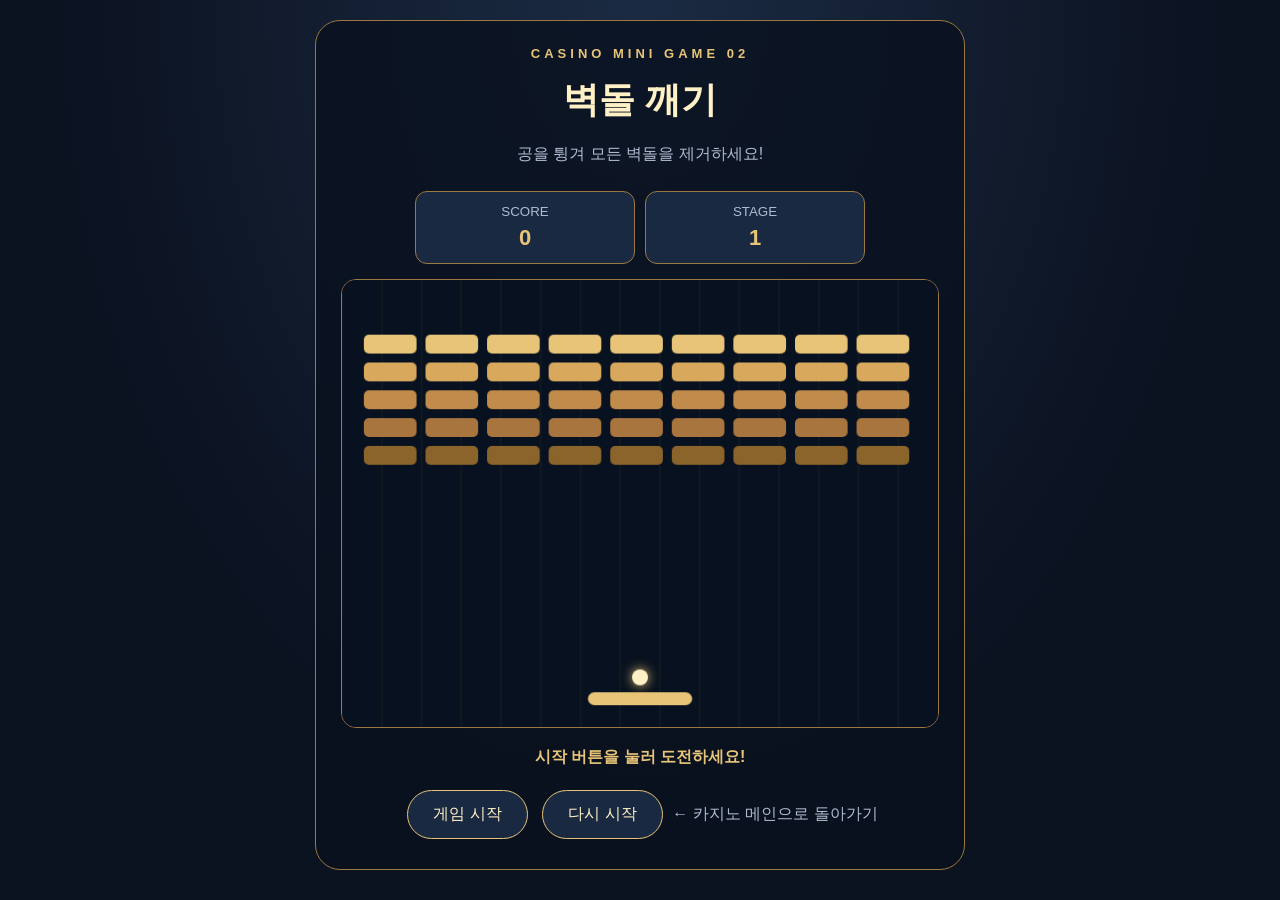
<file: games/brick-breaker.html>
<!DOCTYPE html>
<html lang="ko">
<head>
<meta charset="UTF-8">
<meta name="viewport" content="width=device-width, initial-scale=1.0">
<meta name="theme-color" content="#0b1220">
<title>벽돌 깨기 | 카지노</title>

<style>
* {
  box-sizing: border-box;
}

body {
  margin: 0;
  min-height: 100vh;
  padding: 20px 14px;
  background: radial-gradient(ellipse at top, #1b2b43, #0b1220 65%);
  color: #fff0c5;
  font-family: Arial, "Noto Sans KR", sans-serif;
  text-align: center;
}

.container {
  width: 100%;
  max-width: 650px;
  margin: 0 auto;
  padding: 25px;
  border: 1px solid #9b7840;
  border-radius: 25px;
  background: rgba(9, 17, 31, 0.8);
}

.eyebrow {
  color: #e7c477;
  letter-spacing: 4px;
  font-size: 13px;
  font-weight: bold;
}

h1 {
  margin: 15px 0 8px;
  font-size: 36px;
}

.description {
  color: #aebbd0;
  line-height: 1.6;
}

.scoreboard {
  display: flex;
  justify-content: center;
  gap: 10px;
  margin: 24px 0 15px;
}

.score-box {
  flex: 1;
  max-width: 220px;
  padding: 12px 5px;
  border: 1px solid #9b7840;
  border-radius: 12px;
  background: #192941;
}

.score-box small {
  display: block;
  color: #aebbd0;
  margin-bottom: 6px;
}

.score-box strong {
  font-size: 22px;
  color: #e7c477;
}

.game-wrap {
  position: relative;
  width: 100%;
  overflow: hidden;
  border: 1px solid #9b7840;
  border-radius: 15px;
  background: #08111f;
}

canvas {
  display: block;
  width: 100%;
  height: auto;
  touch-action: none;
}

.message {
  margin: 16px 0;
  min-height: 25px;
  color: #e7c477;
  font-weight: bold;
  line-height: 1.6;
}

button {
  border: 1px solid #e7c477;
  border-radius: 30px;
  padding: 13px 25px;
  margin: 5px;
  background: #192941;
  color: #fff0c5;
  font-size: 16px;
  cursor: pointer;
}

button:hover {
  background: #8b642b;
}

.back {
  display: inline-block;
  margin-top: 18px;
  color: #aebbd0;
  text-decoration: none;
}

@media (max-width: 380px) {
  .container {
    padding: 18px 12px;
  }

  .score-box {
    padding: 10px 3px;
  }

  .score-box strong {
    font-size: 19px;
  }
}
</style>
</head>

<body>

<div class="container">

  <div class="eyebrow">CASINO MINI GAME 02</div>

  <h1>벽돌 깨기</h1>

  <p class="description">
    공을 튕겨 모든 벽돌을 제거하세요!
  </p>

  <div class="scoreboard">
    <div class="score-box">
      <small>SCORE</small>
      <strong id="score">0</strong>
    </div>

    <div class="score-box">
      <small>STAGE</small>
      <strong id="stage">1</strong>
    </div>
  </div>

  <div class="game-wrap">
    <canvas id="game" width="600" height="450"></canvas>
  </div>

  <div class="message" id="message">
    시작 버튼을 눌러 도전하세요!
  </div>

  <button id="startButton">게임 시작</button>
  <button id="resetButton">다시 시작</button>

  <a class="back" href="../index.html">
    ← 카지노 메인으로 돌아가기
  </a>

</div>

<script>
(() => {
  "use strict";

  const canvas = document.getElementById("game");
  const ctx = canvas.getContext("2d");

  const scoreText = document.getElementById("score");
  const stageText = document.getElementById("stage");
  const message = document.getElementById("message");

  const startButton = document.getElementById("startButton");
  const resetButton = document.getElementById("resetButton");

  const W = canvas.width;
  const H = canvas.height;

  // ==========================================
  // 스테이지별 공 속도 설정
  // ==========================================

  function getStageSpeedSettings(stageNumber) {

    // 1스테이지: 느린 속도
    if (stageNumber === 1) {
      return {
        initial: Math.hypot(2.8, 3.2),
        acceleration: 0.10,
        maximum: 7.5
      };
    }

    // 2스테이지: 기존 속도
    if (stageNumber === 2) {
      return {
        initial: Math.hypot(3.5, 4),
        acceleration: 0.2,
        maximum: 13
      };
    }

    // 3스테이지부터 점점 빨라짐
    const extraStages = stageNumber - 2;

    return {
      initial: Math.min(
        Math.hypot(3.5, 4) + extraStages * 0.8,
        12
      ),

      acceleration: Math.min(
        0.2 + extraStages * 0.08,
        0.8
      ),

      maximum: Math.min(
        13 + extraStages * 2,
        23
      )
    };
  }

  // ==========================================
  // 게임 기본 설정
  // ==========================================

  const paddle = {
    width: 105,
    height: 13,
    x: W / 2 - 52.5,
    y: H - 35,
    speed: 8
  };

  const ball = {
    x: W / 2,
    y: H - 55,
    radius: 8,
    dx: 0,
    dy: 0
  };

  const brickRows = 5;
  const brickColumns = 9;
  const brickWidth = 53;
  const brickHeight = 19;
  const brickGap = 9;
  const brickTop = 55;
  const brickLeft = 22;

  const patternNames = [
    "전체 벽돌",
    "체커보드 배치",
    "테두리 배치",
    "다이아몬드 배치",
    "세로 기둥 배치"
  ];

  const colors = [
    "#e7c477",
    "#d8a85d",
    "#c18c4b",
    "#a9753e",
    "#8b642b"
  ];

  let bricks = [];

  let score = 0;
  let stage = 1;
  let lives = 1;

  let running = false;
  let waitingForLaunch = true;

  let animationId = null;
  let pointerX = null;

  let gameStartedAt = null;

  // ==========================================
  // 현재 공 속도 계산
  // ==========================================

  function getBallSpeed() {
    const settings = getStageSpeedSettings(stage);

    if (gameStartedAt === null) {
      return settings.initial;
    }

    const elapsed =
      (performance.now() - gameStartedAt) / 1000;

    return Math.min(
      settings.initial +
      elapsed * settings.acceleration,
      settings.maximum
    );
  }

  // ==========================================
  // 공 속도 적용
  // ==========================================

  function applyBallSpeed() {
    const currentSpeed = Math.hypot(
      ball.dx,
      ball.dy
    );

    if (currentSpeed === 0) return;

    const targetSpeed = getBallSpeed();

    ball.dx =
      ball.dx / currentSpeed * targetSpeed;

    ball.dy =
      ball.dy / currentSpeed * targetSpeed;
  }

  // ==========================================
  // 벽돌 생성
  // ==========================================

  function createBricks() {
    bricks = [];

    const pattern = (stage - 1) % 5;

    for (let row = 0; row < brickRows; row++) {
      for (let col = 0; col < brickColumns; col++) {

        let shouldExist = false;

        // 1. 전체 벽돌
        if (pattern === 0) {
          shouldExist = true;
        }

        // 2. 체커보드
        else if (pattern === 1) {
          shouldExist = (row + col) % 2 === 0;
        }

        // 3. 테두리
        else if (pattern === 2) {
          shouldExist =
            row === 0 ||
            row === brickRows - 1 ||
            col === 0 ||
            col === brickColumns - 1;
        }

        // 4. 다이아몬드
        else if (pattern === 3) {
          shouldExist =
            Math.abs(col - 4) +
            Math.abs(row - 2) * 2 <= 6;
        }

        // 5. 세로 기둥
        else if (pattern === 4) {
          shouldExist =
            col % 2 === 0 ||
            row === 0 ||
            row === brickRows - 1;
        }

        if (!shouldExist) continue;

        bricks.push({
          x: brickLeft + col * (brickWidth + brickGap),
          y: brickTop + row * (brickHeight + brickGap),
          width: brickWidth,
          height: brickHeight,
          alive: true,
          color: (row + stage - 1) % colors.length
        });
      }
    }
  }

  // ==========================================
  // 공 초기화
  // ==========================================

  function resetBall() {
    ball.x = paddle.x + paddle.width / 2;
    ball.y = paddle.y - 15;

    ball.dx = 0;
    ball.dy = 0;

    waitingForLaunch = true;
    gameStartedAt = null;
  }

  // ==========================================
  // 공 발사
  // ==========================================

  function launchBall() {
    if (!waitingForLaunch || lives <= 0) return;

    const settings = getStageSpeedSettings(stage);

    const speed = settings.initial;
    const baseSpeed = Math.hypot(3.5, 4);

    const direction =
      Math.random() < 0.5 ? -1 : 1;

    ball.x = paddle.x + paddle.width / 2;
    ball.y = paddle.y - 15;

    ball.dx =
      speed * (3.5 / baseSpeed) * direction;

    ball.dy =
      -speed * (4 / baseSpeed);

    waitingForLaunch = false;
    running = true;

    gameStartedAt = performance.now();

    message.textContent =
      `STAGE ${stage} 진행 중! ${patternNames[(stage - 1) % 5]}`;

    startButton.textContent = "게임 진행 중";

    if (animationId === null) {
      update();
    }
  }

  // ==========================================
  // 점수 업데이트
  // ==========================================

  function updateScore() {
    scoreText.textContent = score;
    stageText.textContent = stage;
  }

  // ==========================================
  // 배경 그리기
  // ==========================================

  function drawBackground() {
    ctx.fillStyle = "#08111f";
    ctx.fillRect(0, 0, W, H);

    ctx.strokeStyle = "rgba(231,196,119,0.08)";
    ctx.lineWidth = 1;

    for (let x = 0; x < W; x += 40) {
      ctx.beginPath();
      ctx.moveTo(x, 0);
      ctx.lineTo(x, H);
      ctx.stroke();
    }
  }

  // ==========================================
  // 벽돌 그리기
  // ==========================================

  function drawBricks() {
    bricks.forEach((brick) => {
      if (!brick.alive) return;

      ctx.fillStyle = colors[brick.color];

      ctx.beginPath();

      ctx.roundRect(
        brick.x,
        brick.y,
        brick.width,
        brick.height,
        5
      );

      ctx.fill();
    });
  }

  // ==========================================
  // 패들 그리기
  // ==========================================

  function drawPaddle() {
    ctx.fillStyle = "#e7c477";

    ctx.beginPath();

    ctx.roundRect(
      paddle.x,
      paddle.y,
      paddle.width,
      paddle.height,
      8
    );

    ctx.fill();
  }

  // ==========================================
  // 공 그리기
  // ==========================================

  function drawBall() {
    ctx.beginPath();

    ctx.arc(
      ball.x,
      ball.y,
      ball.radius,
      0,
      Math.PI * 2
    );

    ctx.fillStyle = "#fff0c5";
    ctx.shadowColor = "#e7c477";
    ctx.shadowBlur = 12;

    ctx.fill();

    ctx.shadowBlur = 0;
  }

  // ==========================================
  // 전체 화면 그리기
  // ==========================================

  function draw() {
    drawBackground();
    drawBricks();
    drawPaddle();
    drawBall();
  }

  // ==========================================
  // 패들 이동
  // ==========================================

  function movePaddle() {
    if (pointerX !== null) {
      paddle.x = pointerX - paddle.width / 2;
    }

    paddle.x = Math.max(
      0,
      Math.min(W - paddle.width, paddle.x)
    );

    // 발사 전 공은 패들을 따라 이동
    if (waitingForLaunch) {
      ball.x = paddle.x + paddle.width / 2;
      ball.y = paddle.y - 15;
    }
  }

  // ==========================================
  // 벽돌 충돌
  // ==========================================

  function checkBrickCollision() {
    for (const brick of bricks) {
      if (!brick.alive) continue;

      const collided =
        ball.x + ball.radius > brick.x &&
        ball.x - ball.radius < brick.x + brick.width &&
        ball.y + ball.radius > brick.y &&
        ball.y - ball.radius < brick.y + brick.height;

      if (!collided) continue;

      brick.alive = false;

      ball.dy *= -1;

      score += 10;

      updateScore();

      break;
    }
  }

  // ==========================================
  // 패들 충돌
  // ==========================================

  function checkPaddleCollision() {
    if (
      ball.dy > 0 &&
      ball.y + ball.radius >= paddle.y &&
      ball.y - ball.radius <= paddle.y + paddle.height &&
      ball.x + ball.radius >= paddle.x &&
      ball.x - ball.radius <= paddle.x + paddle.width
    ) {

      const hitPosition =
        (ball.x - (paddle.x + paddle.width / 2)) /
        (paddle.width / 2);

      const angle =
        Math.max(-1, Math.min(1, hitPosition)) *
        (Math.PI / 3);

      const speed = getBallSpeed();

      ball.dx = speed * Math.sin(angle);
      ball.dy = -speed * Math.cos(angle);

      ball.y = paddle.y - ball.radius;
    }
  }

  // ==========================================
  // 스테이지 클리어
  // ==========================================

  function checkWin() {
    const remaining = bricks.some(
      (brick) => brick.alive
    );

    if (remaining) return false;

    // 공 멈추기
    running = false;
    waitingForLaunch = true;

    if (animationId !== null) {
      cancelAnimationFrame(animationId);
      animationId = null;
    }

    // 다음 스테이지
    stage++;

    createBricks();
    resetBall();
    updateScore();

    const currentPattern =
      patternNames[(stage - 1) % 5];

    message.textContent =
      `STAGE ${stage}! ${currentPattern} 등장! 화면을 클릭해 공을 발사하세요.`;

    startButton.textContent = "다음 스테이지 시작";

    draw();

    return true;
  }

  // ==========================================
  // 게임 오버
  // ==========================================

  function loseLife() {
    lives = 0;

    running = false;
    waitingForLaunch = false;

    if (animationId !== null) {
      cancelAnimationFrame(animationId);
      animationId = null;
    }

    message.textContent =
      "GAME OVER! 다시 도전해 보세요.";

    startButton.textContent = "다시 도전";
  }

  // ==========================================
  // 게임 업데이트
  // ==========================================

  function update() {
    if (!running) {
      animationId = null;
      return;
    }

    animationId = null;

    movePaddle();

    // 시간이 지날수록 공 가속
    applyBallSpeed();

    // 공 이동
    ball.x += ball.dx;
    ball.y += ball.dy;

    // 오른쪽 벽 충돌
    if (ball.x + ball.radius >= W) {
      ball.x = W - ball.radius;
      ball.dx = -Math.abs(ball.dx);
    }

    // 왼쪽 벽 충돌
    if (ball.x - ball.radius <= 0) {
      ball.x = ball.radius;
      ball.dx = Math.abs(ball.dx);
    }

    // 위쪽 벽 충돌
    if (ball.y - ball.radius <= 0) {
      ball.y = ball.radius;
      ball.dy = Math.abs(ball.dy);
    }

    // 패들 충돌
    checkPaddleCollision();

    // 공이 바닥에 떨어짐
    if (ball.y - ball.radius > H) {
      loseLife();
      draw();
      return;
    }

    // 벽돌 충돌
    checkBrickCollision();

    // 스테이지 클리어 확인
    if (checkWin()) {
      return;
    }

    draw();

    animationId = requestAnimationFrame(update);
  }

  // ==========================================
  // 게임 시작
  // ==========================================

  function startGame() {
    if (running) return;

    // 게임 오버 상태라면 초기화
    if (lives <= 0) {
      resetGame();
    }

    // 공 발사
    if (waitingForLaunch) {
      launchBall();
    }
  }

  // ==========================================
  // 게임 초기화
  // ==========================================

  function resetGame() {
    running = false;
    waitingForLaunch = true;

    if (animationId !== null) {
      cancelAnimationFrame(animationId);
      animationId = null;
    }

    score = 0;
    lives = 1;
    stage = 1;

    gameStartedAt = null;
    pointerX = null;

    paddle.x = W / 2 - paddle.width / 2;

    createBricks();
    resetBall();

    updateScore();

    message.textContent =
      "시작 버튼을 눌러 도전하세요!";

    startButton.textContent = "게임 시작";

    draw();
  }

  // ==========================================
  // 마우스 및 터치 위치 계산
  // ==========================================

  function setPointerPosition(event) {
    const rect = canvas.getBoundingClientRect();

    const scaleX = W / rect.width;

    pointerX =
      (event.clientX - rect.left) * scaleX;
  }

  // 화면 클릭 및 터치
  canvas.addEventListener("pointerdown", (event) => {
    canvas.setPointerCapture(event.pointerId);

    setPointerPosition(event);

    movePaddle();

    // 스테이지 클리어 후 화면 클릭 시 재발사
    if (waitingForLaunch && lives > 0) {
      launchBall();
    }

    draw();
  });

  // 패들 드래그
  canvas.addEventListener("pointermove", (event) => {
    if (
      event.pointerType === "mouse" ||
      event.buttons > 0 ||
      event.pressure > 0
    ) {
      setPointerPosition(event);

      movePaddle();

      if (!running) {
        draw();
      }
    }
  });

  canvas.addEventListener("pointerup", () => {
    pointerX = null;
  });

  canvas.addEventListener("pointercancel", () => {
    pointerX = null;
  });

  // ==========================================
  // 키보드 조작
  // ==========================================

  document.addEventListener("keydown", (event) => {
    if (event.key === "ArrowLeft") {
      event.preventDefault();
      paddle.x -= paddle.speed;
    }

    if (event.key === "ArrowRight") {
      event.preventDefault();
      paddle.x += paddle.speed;
    }

    paddle.x = Math.max(
      0,
      Math.min(W - paddle.width, paddle.x)
    );

    if (waitingForLaunch) {
      ball.x = paddle.x + paddle.width / 2;
      ball.y = paddle.y - 15;
    }

    if (!running) {
      draw();
    }
  });

  // ==========================================
  // 버튼 이벤트
  // ==========================================

  startButton.addEventListener("click", startGame);
  resetButton.addEventListener("click", resetGame);

  // ==========================================
  // 최초 실행
  // ==========================================

  createBricks();
  resetBall();
  updateScore();
  draw();

})();
</script>

</body>
</html>
</file>
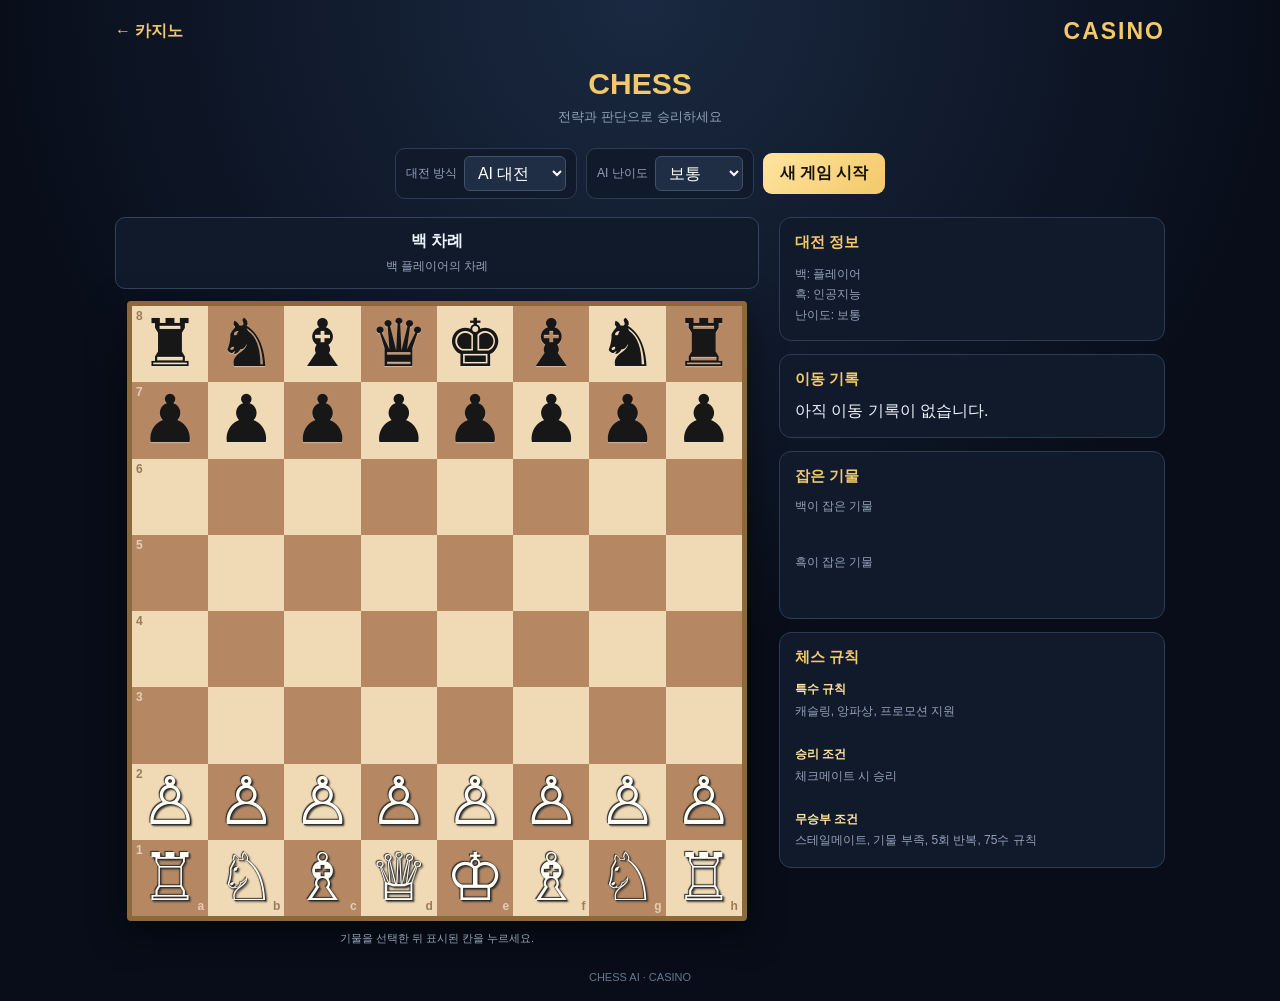
<file: games/chess.html>
<!DOCTYPE html>
<html lang="ko">
<head>
<meta charset="UTF-8">
<meta name="viewport" content="width=device-width, initial-scale=1.0">
<meta name="theme-color" content="#080d19">
<title>Chess AI | 카지노</title>

<style>
* { box-sizing: border-box; }

:root {
  --gold: #f3c969;
  --gold-light: #ffe4a0;
  --bg: #080d19;
  --panel: #111a2b;
  --text: #edf2fa;
  --muted: #93a2b9;
}

body {
  margin: 0;
  min-height: 100vh;
  padding: 18px;
  background: radial-gradient(circle at top, #1a2941 0%, #080d19 55%);
  color: var(--text);
  font-family: Arial, "Malgun Gothic", sans-serif;
}

button, select { font: inherit; }
button { cursor: pointer; }

.topbar {
  max-width: 1050px;
  margin: 0 auto 22px;
  display: flex;
  justify-content: space-between;
  align-items: center;
}

.back {
  color: var(--gold);
  text-decoration: none;
  font-weight: 800;
}

.logo {
  font-size: 23px;
  font-weight: 900;
  letter-spacing: 2px;
  color: var(--gold);
}

.app {
  width: 100%;
  max-width: 1050px;
  margin: auto;
}

.title {
  margin: 0 0 7px;
  text-align: center;
  font-size: 30px;
  color: var(--gold);
}

.subtitle {
  margin: 0 0 22px;
  text-align: center;
  color: var(--muted);
  font-size: 13px;
}

.controls {
  display: flex;
  flex-wrap: wrap;
  justify-content: center;
  align-items: center;
  gap: 9px;
  margin-bottom: 18px;
}

.control-group {
  display: flex;
  align-items: center;
  gap: 7px;
  padding: 7px 10px;
  background: var(--panel);
  border: 1px solid #2c3c55;
  border-radius: 10px;
}

.control-group label {
  color: var(--muted);
  font-size: 12px;
}

select {
  color: white;
  background: #202e45;
  border: 1px solid #40516a;
  border-radius: 6px;
  padding: 7px 9px;
  outline: none;
}

.new-game {
  padding: 10px 17px;
  color: #15100a;
  background: linear-gradient(135deg, var(--gold-light), var(--gold));
  border: 0;
  border-radius: 9px;
  font-weight: 900;
}

.new-game:hover { filter: brightness(1.08); }

.game-layout {
  display: grid;
  grid-template-columns: minmax(0, 1.25fr) minmax(230px, 0.75fr);
  align-items: start;
  gap: 20px;
}

.board-section { min-width: 0; }

.status-box {
  margin-bottom: 12px;
  padding: 13px;
  text-align: center;
  background: var(--panel);
  border: 1px solid #34445c;
  border-radius: 10px;
}

#status {
  font-size: 16px;
  font-weight: 800;
}

#subStatus {
  margin-top: 6px;
  color: var(--muted);
  font-size: 12px;
}

.board-wrap {
  width: 100%;
  display: flex;
  justify-content: center;
}

#board {
  display: grid;
  grid-template-columns: repeat(8, minmax(0, 1fr));
  grid-template-rows: repeat(8, minmax(0, 1fr));
  gap: 0;
  width: min(100%, 620px);
  aspect-ratio: 1 / 1;
  border: 5px solid #8d683b;
  border-radius: 4px;
  overflow: hidden;
  box-shadow: 0 12px 35px #0008;
}

.square {
  position: relative;
  display: flex;
  justify-content: center;
  align-items: center;
  width: 100%;
  height: 100%;
  min-width: 0;
  min-height: 0;
  padding: 0;
  border: 0;
  border-radius: 0;
  overflow: hidden;
}

.square.light { background: #f0d9b5; }
.square.dark { background: #b58863; }
.square.selected { background: #c9bd45; }

.square.last-move {
  background-image: linear-gradient(#facc1544, #facc1544);
}

.square.check-square { background: #df5959 !important; }

.piece {
  position: relative;
  z-index: 2;
  display: block;
  line-height: 1;
  font-family: "Segoe UI Symbol", "DejaVu Sans", serif;
  font-size: clamp(22px, 6.7vw, 66px);
  pointer-events: none;
  user-select: none;
}

.piece.white-piece {
  color: #fffdf4;
  text-shadow: 1px 1px 1px #282828,
    -1px -1px 1px #282828, 2px 2px 2px #444;
}

.piece.black-piece {
  color: #171717;
  text-shadow: 0 1px 1px #ffffff66;
}

.square.legal-target::after {
  content: "";
  position: absolute;
  width: 25%;
  height: 25%;
  border-radius: 50%;
  background: #166534aa;
  z-index: 1;
  pointer-events: none;
}

.square.capture-target::after {
  content: "";
  position: absolute;
  inset: 4%;
  border: 5px solid #166534aa;
  border-radius: 50%;
  z-index: 1;
  pointer-events: none;
}

.coordinate {
  position: absolute;
  z-index: 3;
  font-size: clamp(8px, 1.6vw, 12px);
  font-weight: 800;
  pointer-events: none;
  opacity: 0.75;
}

.rank-label { top: 3px; left: 4px; }
.file-label { right: 4px; bottom: 3px; }

.light .coordinate { color: #805c3c; }
.dark .coordinate { color: #f5e4d0; }

.board-note {
  margin-top: 10px;
  color: var(--muted);
  text-align: center;
  font-size: 11px;
}

.side-panel {
  display: flex;
  flex-direction: column;
  gap: 13px;
  min-width: 0;
}

.panel {
  padding: 15px;
  background: var(--panel);
  border: 1px solid #2c3c55;
  border-radius: 12px;
}

.panel h3 {
  margin: 0 0 12px;
  color: var(--gold);
  font-size: 15px;
}

.mode-info {
  color: var(--muted);
  font-size: 12px;
  line-height: 1.7;
}

#moveHistory {
  max-height: 300px;
  overflow-y: auto;
  padding-right: 4px;
}

.move-row {
  display: grid;
  grid-template-columns: 35px 1fr 1fr;
  gap: 8px;
  padding: 7px 5px;
  border-bottom: 1px solid #27354a;
  font-size: 13px;
}

.move-number { color: var(--muted); }

.captured-area {
  display: flex;
  flex-direction: column;
  gap: 7px;
  font-size: 12px;
  color: var(--muted);
}

.captured-pieces {
  min-height: 25px;
  color: white;
  font-family: "Segoe UI Symbol", serif;
  font-size: 22px;
  letter-spacing: 2px;
  overflow-wrap: anywhere;
}

.rules {
  color: var(--muted);
  font-size: 12px;
  line-height: 1.8;
}

.rules strong { color: var(--gold-light); }

.promotion-overlay {
  position: fixed;
  inset: 0;
  z-index: 100;
  display: none;
  align-items: center;
  justify-content: center;
  padding: 20px;
  background: #000b;
}

.promotion-overlay.show { display: flex; }

.promotion-box {
  width: min(100%, 360px);
  padding: 22px;
  text-align: center;
  background: #152137;
  border: 1px solid var(--gold);
  border-radius: 14px;
  box-shadow: 0 15px 45px #0009;
}

.promotion-box h3 {
  margin: 0 0 18px;
  color: var(--gold);
}

.promotion-options {
  display: grid;
  grid-template-columns: repeat(4, 1fr);
  gap: 8px;
}

.promotion-choice {
  padding: 12px 4px;
  background: #263752;
  border: 1px solid #526782;
  border-radius: 9px;
  color: white;
}

.promotion-choice:hover { background: #3a506f; }

.promotion-piece {
  display: block;
  font-family: "Segoe UI Symbol", serif;
  font-size: 38px;
}

.promotion-name {
  display: block;
  margin-top: 5px;
  font-size: 11px;
}

.footer {
  margin-top: 25px;
  text-align: center;
  color: #68778e;
  font-size: 11px;
}

@media (max-width: 720px) {
  body { padding: 12px; }

  .game-layout { grid-template-columns: 1fr; }

  .side-panel {
    display: grid;
    grid-template-columns: 1fr 1fr;
  }

  .side-panel .history-panel {
    grid-column: 1 / -1;
  }

  #board { width: min(100%, 560px); }
}

@media (max-width: 430px) {
  .side-panel { display: flex; }
  .logo { font-size: 19px; }
  .title { font-size: 25px; }
  .controls { gap: 6px; }
  .control-group { padding: 6px; }
  .control-group label { font-size: 11px; }
  select { max-width: 125px; font-size: 12px; }
}
</style>
</head>

<body>

<header class="topbar">
  <a class="back" href="../index.html">← 카지노</a>
  <div class="logo">CASINO</div>
</header>

<main class="app">
  <h1 class="title">CHESS</h1>
  <p class="subtitle">전략과 판단으로 승리하세요</p>

  <section class="controls">
    <div class="control-group">
      <label for="modeSelect">대전 방식</label>
      <select id="modeSelect">
        <option value="ai">AI 대전</option>
        <option value="two">2인 대전</option>
      </select>
    </div>

    <div class="control-group" id="difficultyGroup">
      <label for="difficultySelect">AI 난이도</label>
      <select id="difficultySelect">
        <option value="easy">쉬움</option>
        <option value="normal" selected>보통</option>
        <option value="hard">어려움</option>
      </select>
    </div>

    <button class="new-game" id="newGameButton">새 게임 시작</button>
  </section>

  <section class="game-layout">
    <div class="board-section">
      <div class="status-box">
        <div id="status">백 차례</div>
        <div id="subStatus">백 플레이어 vs 흑 AI</div>
      </div>

      <div class="board-wrap">
        <div id="board" aria-label="체스판"></div>
      </div>

      <div class="board-note">
        기물을 선택한 뒤 표시된 칸을 누르세요.
      </div>
    </div>

    <aside class="side-panel">
      <section class="panel">
        <h3>대전 정보</h3>
        <div class="mode-info" id="gameInfo">
          백: 플레이어<br>흑: 인공지능
        </div>
      </section>

      <section class="panel history-panel">
        <h3>이동 기록</h3>
        <div id="moveHistory">아직 이동 기록이 없습니다.</div>
      </section>

      <section class="panel">
        <h3>잡은 기물</h3>
        <div class="captured-area">
          <div>백이 잡은 기물</div>
          <div class="captured-pieces" id="whiteCaptured"></div>
          <div>흑이 잡은 기물</div>
          <div class="captured-pieces" id="blackCaptured"></div>
        </div>
      </section>

      <section class="panel">
        <h3>체스 규칙</h3>
        <div class="rules">
          <strong>특수 규칙</strong><br>
          캐슬링, 앙파상, 프로모션 지원<br><br>
          <strong>승리 조건</strong><br>
          체크메이트 시 승리<br><br>
          <strong>무승부 조건</strong><br>
          스테일메이트, 기물 부족,
          5회 반복, 75수 규칙
        </div>
      </section>
    </aside>
  </section>

  <div class="footer">CHESS AI · CASINO</div>
</main>

<div class="promotion-overlay" id="promotionModal">
  <div class="promotion-box">
    <h3>프로모션 기물 선택</h3>
    <div class="promotion-options" id="promotionOptions"></div>
  </div>
</div>

<script>
"use strict";

/* =================================
   기본 설정
================================= */

const SYMBOLS = {
  K:"♔", Q:"♕", R:"♖", B:"♗", N:"♘", P:"♙",
  k:"♚", q:"♛", r:"♜", b:"♝", n:"♞", p:"♟︎"
};

const PIECE_NAMES = {
  Q:"퀸", R:"룩", B:"비숍", N:"나이트"
};

const FILES = "abcdefgh";

const KNIGHT_STEPS = [
  [-2,-1],[-2,1],[-1,-2],[-1,2],
  [1,-2],[1,2],[2,-1],[2,1]
];

const KING_STEPS = [
  [-1,-1],[-1,0],[-1,1],
  [0,-1],[0,1],
  [1,-1],[1,0],[1,1]
];

const BISHOP_DIRS = [
  [-1,-1],[-1,1],[1,-1],[1,1]
];

const ROOK_DIRS = [
  [-1,0],[1,0],[0,-1],[0,1]
];

const QUEEN_DIRS = [
  ...BISHOP_DIRS,
  ...ROOK_DIRS
];

const PIECE_VALUES = {
  p:100, n:320, b:335, r:500, q:900, k:20000
};

const MATE_SCORE = 100000;


/* =================================
   DOM 요소
================================= */

const boardElement = document.getElementById("board");
const statusElement = document.getElementById("status");
const subStatusElement = document.getElementById("subStatus");
const moveHistoryElement = document.getElementById("moveHistory");
const modeSelect = document.getElementById("modeSelect");
const difficultySelect = document.getElementById("difficultySelect");
const difficultyGroup = document.getElementById("difficultyGroup");
const gameInfoElement = document.getElementById("gameInfo");
const promotionModal = document.getElementById("promotionModal");
const promotionOptions = document.getElementById("promotionOptions");


/* =================================
   게임 상태
================================= */

let game;
let mode = "ai";
let difficulty = "normal";

let selectedSquare = null;
let pendingPromotion = null;
let aiThinking = false;

let moveLog = [];
let gameVersion = 0;
let squareButtons = [];


/* =================================
   좌표 및 기물 유틸리티
================================= */

function rowOf(index) {
  return Math.floor(index / 8);
}

function colOf(index) {
  return index % 8;
}

function toIndex(row, col) {
  if (row < 0 || row > 7 || col < 0 || col > 7) {
    return -1;
  }

  return row * 8 + col;
}

function squareName(index) {
  return FILES[colOf(index)] + (8 - rowOf(index));
}

function colorOf(piece) {
  if (!piece) return null;
  return piece === piece.toUpperCase() ? "w" : "b";
}

function opposite(color) {
  return color === "w" ? "b" : "w";
}

function initialGame() {
  const board = Array(64).fill(null);
  const backRank = ["R","N","B","Q","K","B","N","R"];

  for (let c = 0; c < 8; c++) {
    board[c] = backRank[c].toLowerCase();
    board[8 + c] = "p";
    board[48 + c] = "P";
    board[56 + c] = backRank[c];
  }

  const state = {
    board,
    turn:"w",
    castling:"KQkq",
    ep:null,
    halfmove:0,
    fullmove:1,
    lastMove:null,
    positionHistory:[]
  };

  state.positionHistory = [positionKey(state)];
  return state;
}


/* =================================
   왕 위치와 공격 판정
================================= */

function findKing(state, color) {
  return state.board.indexOf(color === "w" ? "K" : "k");
}

function isSquareAttacked(state, target, byColor) {
  if (target < 0 || target >= 64) return false;

  const targetRow = rowOf(target);
  const targetCol = colOf(target);

  for (let from = 0; from < 64; from++) {
    const piece = state.board[from];

    if (!piece || colorOf(piece) !== byColor) continue;

    const type = piece.toLowerCase();
    const row = rowOf(from);
    const col = colOf(from);

    if (type === "p") {
      const dir = byColor === "w" ? -1 : 1;

      if (
        targetRow === row + dir &&
        Math.abs(targetCol - col) === 1
      ) {
        return true;
      }

      continue;
    }

    if (type === "n") {
      for (const [dr, dc] of KNIGHT_STEPS) {
        if (row + dr === targetRow && col + dc === targetCol) {
          return true;
        }
      }

      continue;
    }

    if (type === "k") {
      for (const [dr, dc] of KING_STEPS) {
        if (row + dr === targetRow && col + dc === targetCol) {
          return true;
        }
      }

      continue;
    }

    let directions = [];

    if (type === "b") directions = BISHOP_DIRS;
    if (type === "r") directions = ROOK_DIRS;
    if (type === "q") directions = QUEEN_DIRS;

    for (const [dr, dc] of directions) {
      let r = row + dr;
      let c = col + dc;

      while (r >= 0 && r < 8 && c >= 0 && c < 8) {
        const targetIndex = toIndex(r, c);

        if (targetIndex === target) return true;
        if (state.board[targetIndex]) break;

        r += dr;
        c += dc;
      }
    }
  }

  return false;
}

function isInCheck(state, color = state.turn) {
  const kingIndex = findKing(state, color);

  if (kingIndex < 0) return true;

  return isSquareAttacked(
    state,
    kingIndex,
    opposite(color)
  );
}


/* =================================
   이동 생성
================================= */

function addMove(moves, state, from, to, extra = {}) {
  const target = state.board[to];

  if (target && colorOf(target) === state.turn) return;
  if (target && target.toLowerCase() === "k") return;

  const piece = state.board[from];
  const type = piece.toLowerCase();
  const row = rowOf(to);

  if (type === "p" && (row === 0 || row === 7)) {
    for (const promotion of ["Q","R","B","N"]) {
      moves.push({from,to,promotion,...extra});
    }
    return;
  }

  moves.push({from,to,...extra});
}

function generatePseudoMoves(state) {
  const moves = [];
  const color = state.turn;

  for (let from = 0; from < 64; from++) {
    const piece = state.board[from];

    if (!piece || colorOf(piece) !== color) continue;

    const type = piece.toLowerCase();
    const row = rowOf(from);
    const col = colOf(from);

    if (type === "p") {
      const dir = color === "w" ? -1 : 1;
      const startRow = color === "w" ? 6 : 1;

      const one = toIndex(row + dir, col);

      if (one >= 0 && !state.board[one]) {
        addMove(moves,state,from,one);

        const two = toIndex(row + dir * 2,col);

        if (row === startRow && two >= 0 && !state.board[two]) {
          addMove(moves,state,from,two);
        }
      }

      for (const dc of [-1,1]) {
        const to = toIndex(row + dir,col + dc);
        if (to < 0) continue;

        const target = state.board[to];

        if (
          target &&
          colorOf(target) !== color &&
          target.toLowerCase() !== "k"
        ) {
          addMove(moves,state,from,to);
        }

        if (to === state.ep && !target) {
          const capturedIndex = to + (color === "w" ? 8 : -8);
          const capturedPiece = state.board[capturedIndex];

          if (
            capturedPiece &&
            capturedPiece.toLowerCase() === "p" &&
            colorOf(capturedPiece) !== color
          ) {
            addMove(moves,state,from,to,{enPassant:true});
          }
        }
      }

      continue;
    }

    if (type === "n") {
      for (const [dr,dc] of KNIGHT_STEPS) {
        const to = toIndex(row + dr,col + dc);
        if (to >= 0) addMove(moves,state,from,to);
      }

      continue;
    }

    if (type === "k") {
      for (const [dr,dc] of KING_STEPS) {
        const to = toIndex(row + dr,col + dc);
        if (to >= 0) addMove(moves,state,from,to);
      }

      const homeRow = color === "w" ? 7 : 0;
      const enemy = opposite(color);

      if (row === homeRow && col === 4 && !isInCheck(state,color)) {
        const kingRight = color === "w" ? "K" : "k";
        const queenRight = color === "w" ? "Q" : "q";
        const rook = color === "w" ? "R" : "r";

        const kingRook = homeRow * 8 + 7;
        const queenRook = homeRow * 8;

        if (
          state.castling.includes(kingRight) &&
          state.board[kingRook] === rook &&
          !state.board[homeRow * 8 + 5] &&
          !state.board[homeRow * 8 + 6] &&
          !isSquareAttacked(state,homeRow * 8 + 5,enemy) &&
          !isSquareAttacked(state,homeRow * 8 + 6,enemy)
        ) {
          moves.push({from,to:homeRow * 8 + 6,castle:"K"});
        }

        if (
          state.castling.includes(queenRight) &&
          state.board[queenRook] === rook &&
          !state.board[homeRow * 8 + 1] &&
          !state.board[homeRow * 8 + 2] &&
          !state.board[homeRow * 8 + 3] &&
          !isSquareAttacked(state,homeRow * 8 + 3,enemy) &&
          !isSquareAttacked(state,homeRow * 8 + 2,enemy)
        ) {
          moves.push({from,to:homeRow * 8 + 2,castle:"Q"});
        }
      }

      continue;
    }

    let directions = [];

    if (type === "b") directions = BISHOP_DIRS;
    if (type === "r") directions = ROOK_DIRS;
    if (type === "q") directions = QUEEN_DIRS;

    for (const [dr,dc] of directions) {
      let r = row + dr;
      let c = col + dc;

      while (r >= 0 && r < 8 && c >= 0 && c < 8) {
        const to = toIndex(r,c);

        if (!state.board[to]) {
          addMove(moves,state,from,to);
        } else {
          if (
            colorOf(state.board[to]) !== color &&
            state.board[to].toLowerCase() !== "k"
          ) {
            addMove(moves,state,from,to);
          }

          break;
        }

        r += dr;
        c += dc;
      }
    }
  }

  return moves;
}


/* =================================
   이동 적용
   검색 중에는 기보 기록을 복사하지 않음
================================= */

function applyMove(state, move, recordPosition = true) {
  const board = state.board.slice();

  const piece = board[move.from];
  const targetPiece = board[move.to];

  const color = colorOf(piece);
  const type = piece.toLowerCase();

  let capturedPiece = targetPiece;

  board[move.from] = null;

  if (move.enPassant) {
    const capturedIndex =
      move.to + (color === "w" ? 8 : -8);

    capturedPiece = board[capturedIndex];
    board[capturedIndex] = null;
  }

  let placedPiece = piece;

  if (move.promotion) {
    placedPiece = color === "w"
      ? move.promotion.toUpperCase()
      : move.promotion.toLowerCase();
  }

  board[move.to] = placedPiece;

  if (move.castle) {
    const row = color === "w" ? 7 : 0;

    const rookFrom =
      row * 8 + (move.castle === "K" ? 7 : 0);

    const rookTo =
      row * 8 + (move.castle === "K" ? 5 : 3);

    board[rookTo] = board[rookFrom];
    board[rookFrom] = null;
  }

  let castling = state.castling;

  const removeRights = letters => {
    for (const letter of letters) {
      castling = castling.replace(letter,"");
    }
  };

  if (piece === "K") removeRights("KQ");
  if (piece === "k") removeRights("kq");

  if (move.from === 63) removeRights("K");
  if (move.from === 56) removeRights("Q");
  if (move.from === 7) removeRights("k");
  if (move.from === 0) removeRights("q");

  if (move.to === 63 && capturedPiece) removeRights("K");
  if (move.to === 56 && capturedPiece) removeRights("Q");
  if (move.to === 7 && capturedPiece) removeRights("k");
  if (move.to === 0 && capturedPiece) removeRights("q");

  let ep = null;

  if (type === "p" && Math.abs(move.to - move.from) === 16) {
    ep = (move.from + move.to) / 2;
  }

  const halfmove =
    type === "p" || capturedPiece
      ? 0
      : state.halfmove + 1;

  const fullmove =
    state.fullmove + (color === "b" ? 1 : 0);

  const next = {
    board,
    turn:opposite(color),
    castling,
    ep,
    halfmove,
    fullmove,
    lastMove:{from:move.from,to:move.to},

    // 탐색용 상태는 기존 기록 배열을 공유한다.
    // 실제 대국에서만 새 기록 배열을 만든다.
    positionHistory:recordPosition
      ? state.positionHistory.slice()
      : state.positionHistory
  };

  if (recordPosition) {
    next.positionHistory.push(positionKey(next));
  }

  return next;
}


/* =================================
   반복 위치 및 앙파상
================================= */

function hasLegalEnPassant(state) {
  if (state.ep === null) return false;

  const color = state.turn;
  const dir = color === "w" ? -1 : 1;

  for (let from = 0; from < 64; from++) {
    const piece = state.board[from];

    if (
      !piece ||
      colorOf(piece) !== color ||
      piece.toLowerCase() !== "p"
    ) continue;

    const row = rowOf(from);
    const col = colOf(from);

    for (const dc of [-1,1]) {
      const to = toIndex(row + dir,col + dc);

      if (to !== state.ep) continue;

      const capturedIndex =
        to + (color === "w" ? 8 : -8);

      const captured = state.board[capturedIndex];

      if (
        !captured ||
        captured.toLowerCase() !== "p" ||
        colorOf(captured) === color
      ) continue;

      const next = applyMove(
        state,
        {from,to,enPassant:true},
        false
      );

      if (!isInCheck(next,color)) return true;
    }
  }

  return false;
}

function positionKey(state) {
  const pieces = state.board.map(p => p || ".").join("");

  const epSquare =
    state.ep !== null && hasLegalEnPassant(state)
      ? state.ep
      : "-";

  return [
    pieces,
    state.turn,
    state.castling || "-",
    epSquare
  ].join("|");
}

function repetitionCount(state) {
  const key = positionKey(state);
  let count = 0;

  for (const position of state.positionHistory) {
    if (position === key) count++;
  }

  return count;
}


/* =================================
   합법적인 이동
================================= */

function legalMoves(state) {
  const color = state.turn;
  const pseudoMoves = generatePseudoMoves(state);
  const legal = [];

  for (const move of pseudoMoves) {
    const next = applyMove(state,move,false);

    if (!isInCheck(next,color)) {
      legal.push(move);
    }
  }

  return legal;
}


/* =================================
   무승부 판정
================================= */

function insufficientMaterial(state) {
  const pieces = [];

  for (let i = 0; i < 64; i++) {
    const piece = state.board[i];

    if (!piece || piece.toLowerCase() === "k") continue;

    pieces.push({
      type:piece.toLowerCase(),
      colorSquare:(rowOf(i) + colOf(i)) % 2
    });
  }

  if (pieces.length === 0) return true;

  if (
    pieces.length === 1 &&
    ["b","n"].includes(pieces[0].type)
  ) {
    return true;
  }

  if (
    pieces.every(p => p.type === "b") &&
    new Set(pieces.map(p => p.colorSquare)).size === 1
  ) {
    return true;
  }

  return false;
}

function getGameResult(state,moves = null) {
  if (!moves) moves = legalMoves(state);

  const check = isInCheck(state);

  if (moves.length === 0) {
    if (check) {
      return {
        done:true,
        text:"체크메이트! " +
          (state.turn === "w" ? "흑" : "백") +
          " 승리!"
      };
    }

    return {
      done:true,
      text:"스테일메이트! 무승부입니다."
    };
  }

  if (insufficientMaterial(state)) {
    return {done:true,text:"기물 부족으로 무승부입니다."};
  }

  if (repetitionCount(state) >= 5) {
    return {done:true,text:"5회 반복으로 무승부입니다."};
  }

  if (state.halfmove >= 150) {
    return {done:true,text:"75수 규칙으로 무승부입니다."};
  }

  return {
    done:false,
    text:
      (state.turn === "w" ? "백" : "흑") +
      " 차례" +
      (check ? " · 체크!" : "")
  };
}


/* =================================
   기보 표기
================================= */

function moveNotation(state,move) {
  const piece = state.board[move.from];
  const type = piece.toLowerCase();

  if (move.castle === "K") return "O-O";
  if (move.castle === "Q") return "O-O-O";

  const target = state.board[move.to];
  const capture = !!target || !!move.enPassant;

  let notation = "";

  if (type === "p") {
    if (capture) notation += FILES[colOf(move.from)];
  } else {
    notation += type.toUpperCase();

    const alternatives = legalMoves(state).filter(other => {
      if (other.from === move.from || other.to !== move.to) {
        return false;
      }

      const otherPiece = state.board[other.from];

      return otherPiece &&
        otherPiece.toLowerCase() === type;
    });

    if (alternatives.length > 0) {
      const sameFile = alternatives.some(
        other => colOf(other.from) === colOf(move.from)
      );

      const sameRank = alternatives.some(
        other => rowOf(other.from) === rowOf(move.from)
      );

      if (!sameFile) {
        notation += FILES[colOf(move.from)];
      } else if (!sameRank) {
        notation += String(8 - rowOf(move.from));
      } else {
        notation += squareName(move.from);
      }
    }
  }

  if (capture) notation += "x";

  notation += squareName(move.to);

  if (move.promotion) {
    notation += "=" + move.promotion;
  }

  const next = applyMove(state,move,false);

  if (isInCheck(next,next.turn)) {
    notation += legalMoves(next).length === 0 ? "#" : "+";
  }

  return notation;
}


/* =================================
   AI 평가 함수
   기물 가치 + 위치 + 폰 구조 + 킹 안전
================================= */

function evaluateBoard(state) {
  let score = 0;
  const board = state.board;

  const pawnFiles = {
    w:Array(8).fill(0),
    b:Array(8).fill(0)
  };

  // 폰 위치를 먼저 집계한다.
  for (let i = 0; i < 64; i++) {
    const piece = board[i];

    if (piece && piece.toLowerCase() === "p") {
      pawnFiles[colorOf(piece)][colOf(i)]++;
    }
  }

  for (let i = 0; i < 64; i++) {
    const piece = board[i];
    if (!piece) continue;

    const color = colorOf(piece);
    const type = piece.toLowerCase();

    const row = rowOf(i);
    const col = colOf(i);

    const relativeRow =
      color === "w" ? 7 - row : row;

    const centerDistance =
      Math.abs(3.5 - row) +
      Math.abs(3.5 - col);

    let value = PIECE_VALUES[type] || 0;

    const centerBonus =
      Math.max(0,4 - centerDistance) * 7;

    if (type === "p") {
      // 전진한 폰과 중앙 폰을 높게 평가
      value += relativeRow * 11;

      if (col >= 2 && col <= 5) {
        value += 13;
      }

      if (relativeRow >= 5) {
        value += (relativeRow - 4) * 9;
      }

      // 이중 폰 페널티
      if (pawnFiles[color][col] > 1) {
        value -= 13 * (pawnFiles[color][col] - 1);
      }

      // 고립 폰 페널티
      const leftFile = col > 0 ? pawnFiles[color][col - 1] : 0;
      const rightFile = col < 7 ? pawnFiles[color][col + 1] : 0;

      if (leftFile === 0 && rightFile === 0) {
        value -= 12;
      }

      // 상대 폰이 앞쪽 인접 열에 없는 통과 폰 보상
      let passed = true;
      const enemy = opposite(color);

      for (let r = 0; r < 8; r++) {
        for (let c = Math.max(0,col - 1); c <= Math.min(7,col + 1); c++) {
          const enemyPawn = board[toIndex(r,c)];

          if (
            enemyPawn &&
            enemyPawn.toLowerCase() === "p" &&
            colorOf(enemyPawn) === enemy
          ) {
            const enemyRelative =
              enemy === "w" ? 7 - r : r;

            if (enemyRelative > relativeRow) {
              passed = false;
            }
          }
        }
      }

      if (passed) {
        value += relativeRow * relativeRow * 3;
      }
    }

    if (type === "n") {
      value += centerBonus * 2;

      // 가장자리 나이트는 활동성이 낮다.
      if (row === 0 || row === 7 || col === 0 || col === 7) {
        value -= 15;
      }
    }

    if (type === "b") {
      value += centerBonus;

      let mobility = 0;

      for (const [dr,dc] of BISHOP_DIRS) {
        let r = row + dr;
        let c = col + dc;

        while (r >= 0 && r < 8 && c >= 0 && c < 8) {
          mobility++;

          if (board[toIndex(r,c)]) break;

          r += dr;
          c += dc;
        }
      }

      value += mobility * 2;

      // 비숍 쌍 보너스
      let bishopCount = 0;

      for (const p of board) {
        if (
          p &&
          p.toLowerCase() === "b" &&
          colorOf(p) === color
        ) {
          bishopCount++;
        }
      }

      if (bishopCount >= 2) value += 25;
    }

    if (type === "r") {
      let ownPawns = 0;
      let enemyPawns = 0;

      for (let r = 0; r < 8; r++) {
        const p = board[toIndex(r,col)];

        if (!p || p.toLowerCase() !== "p") continue;

        if (colorOf(p) === color) ownPawns++;
        else enemyPawns++;
      }

      if (ownPawns === 0 && enemyPawns === 0) {
        value += 35;
      } else if (ownPawns === 0) {
        value += 20;
      }

      // 7번째 줄에 진출한 룩
      if (relativeRow === 6) value += 18;
    }

    if (type === "q") {
      value += centerBonus * 0.5;
    }

    if (type === "k") {
      const homeRow = color === "w" ? 7 : 0;
      const kingSideRight = color === "w" ? "K" : "k";
      const queenSideRight = color === "w" ? "Q" : "q";

      // 캐슬링한 킹은 안전한 위치로 평가
      if (row === homeRow && (col === 2 || col === 6)) {
        value += 38;
      }

      // 중앙에 남은 킹은 초반에 불리하게 평가
      if (
        row === homeRow &&
        col === 4 &&
        (
          state.castling.includes(kingSideRight) ||
          state.castling.includes(queenSideRight)
        )
      ) {
        value -= 15;
      }

      // 킹 주변의 아군 폰 방패
      const shieldRow = color === "w" ? row - 1 : row + 1;

      for (let dc = -1; dc <= 1; dc++) {
        const shieldCol = col + dc;

        if (
          shieldRow >= 0 && shieldRow < 8 &&
          shieldCol >= 0 && shieldCol < 8
        ) {
          const shieldPiece = board[toIndex(shieldRow,shieldCol)];

          if (
            shieldPiece &&
            shieldPiece.toLowerCase() === "p" &&
            colorOf(shieldPiece) === color
          ) {
            value += 8;
          }
        }
      }
    }

    score += color === "b" ? value : -value;
  }

  return score;
}


/* =================================
   AI 탐색용 상태 및 캐시
================================= */

function createSearchContext(config) {
  return {
    nodes:0,
    maxNodes:config.maxNodes,
    deadline:performance.now() + config.timeLimit,
    table:new Map(),
    killers:Array.from({length:80},() => [null,null]),
    history:new Int32Array(4096),
    aborted:false
  };
}

function searchKey(state) {
  // 탐색용 키는 합법 앙파상 여부를 다시 계산하지 않는다.
  return (
    state.board.map(p => p || ".").join("") +
    "|" + state.turn +
    "|" + (state.castling || "-") +
    "|" + (state.ep === null ? "-" : state.ep) +
    "|" + state.halfmove
  );
}

function sameMove(a,b) {
  if (!a || !b) return false;

  return (
    a.from === b.from &&
    a.to === b.to &&
    a.promotion === b.promotion &&
    a.castle === b.castle &&
    !!a.enPassant === !!b.enPassant
  );
}

function copyMove(move) {
  if (!move) return null;
  return {...move};
}

function searchStopped(ctx) {
  ctx.nodes++;

  if (
    ctx.nodes >= ctx.maxNodes ||
    performance.now() >= ctx.deadline
  ) {
    ctx.aborted = true;
    return true;
  }

  return false;
}


/* =================================
   이동 우선순위
   TT 수 -> 잡기 -> 프로모션 -> 킬러 수 -> 히스토리
================================= */

function moveOrderScore(state,move,ctx = null,ply = 0,ttMove = null) {
  if (ttMove && sameMove(move,ttMove)) {
    return 2000000;
  }

  const attacker = state.board[move.from];

  let victim = state.board[move.to];

  if (move.enPassant) {
    victim = state.turn === "w" ? "p" : "P";
  }

  let score = 0;

  if (victim) {
    const victimValue = PIECE_VALUES[victim.toLowerCase()] || 0;
    const attackerValue = PIECE_VALUES[attacker.toLowerCase()] || 0;

    // 값이 낮은 기물로 높은 기물을 잡는 수를 우선
    score += 100000 + victimValue * 10 - attackerValue;
  }

  if (move.promotion) {
    score += 90000 + (PIECE_VALUES[move.promotion.toLowerCase()] || 0);
  }

  if (move.castle) score += 500;

  if (ctx && !victim && !move.promotion) {
    const killers = ctx.killers[Math.min(ply,79)];

    if (sameMove(move,killers[0])) {
      score += 80000;
    } else if (sameMove(move,killers[1])) {
      score += 70000;
    }

    score += ctx.history[move.from * 64 + move.to];
  }

  return score;
}

function orderedMoves(state,moves,ctx = null,ply = 0,ttMove = null) {
  const scored = moves.map(move => ({
    move,
    score:moveOrderScore(state,move,ctx,ply,ttMove)
  }));

  scored.sort((a,b) => b.score - a.score);

  return scored.map(item => item.move);
}

function rememberQuietCutoff(ctx,move,depth,ply) {
  if (!ctx || !move) return;

  const killers = ctx.killers[Math.min(ply,79)];

  if (!sameMove(move,killers[0])) {
    killers[1] = killers[0];
    killers[0] = copyMove(move);
  }

  const index = move.from * 64 + move.to;

  ctx.history[index] += depth * depth;

  if (ctx.history[index] > 100000) {
    for (let i = 0; i < ctx.history.length; i++) {
      ctx.history[i] = Math.floor(ctx.history[i] / 2);
    }
  }
}


/* =================================
   퀴에선스 탐색
   잡기와 체크 회피를 추가 탐색
================================= */

function quiescence(state,alpha,beta,remaining,ply,ctx) {
  if (searchStopped(ctx)) {
    return evaluateBoard(state);
  }

  const check = isInCheck(state);
  const maximizing = state.turn === "b";

  if (check) {
    const evasions = legalMoves(state);

    if (evasions.length === 0) {
      return maximizing
        ? -MATE_SCORE + ply
        : MATE_SCORE - ply;
    }

    if (remaining <= 0) {
      return evaluateBoard(state);
    }

    const moves = orderedMoves(state,evasions,ctx,ply);
    let best = maximizing ? -Infinity : Infinity;

    for (const move of moves) {
      const next = applyMove(state,move,false);

      const score = quiescence(
        next,alpha,beta,remaining - 1,ply + 1,ctx
      );

      if (ctx.aborted) return best === -Infinity || best === Infinity
        ? evaluateBoard(state)
        : best;

      if (maximizing) {
        best = Math.max(best,score);
        alpha = Math.max(alpha,best);
      } else {
        best = Math.min(best,score);
        beta = Math.min(beta,best);
      }

      if (beta <= alpha) break;
    }

    return best;
  }

  const standPat = evaluateBoard(state);

  if (maximizing) {
    if (standPat >= beta) return beta;
    alpha = Math.max(alpha,standPat);
  } else {
    if (standPat <= alpha) return alpha;
    beta = Math.min(beta,standPat);
  }

  if (remaining <= 0) return standPat;

  // 체크가 아닐 때는 잡기와 프로모션만 탐색한다.
  const pseudoMoves = generatePseudoMoves(state);
  const captures = [];

  for (const move of pseudoMoves) {
    if (
      !state.board[move.to] &&
      !move.enPassant &&
      !move.promotion
    ) {
      continue;
    }

    const next = applyMove(state,move,false);

    if (!isInCheck(next,state.turn)) {
      captures.push(move);
    }
  }

  const moves = orderedMoves(state,captures,ctx,ply);
  let best = standPat;

  for (const move of moves) {
    const next = applyMove(state,move,false);

    const score = quiescence(
      next,alpha,beta,remaining - 1,ply + 1,ctx
    );

    if (ctx.aborted) return best;

    if (maximizing) {
      best = Math.max(best,score);
      alpha = Math.max(alpha,best);
    } else {
      best = Math.min(best,score);
      beta = Math.min(beta,best);
    }

    if (beta <= alpha) break;
  }

  return best;
}


/* =================================
   미니맥스 + 알파베타 + TT 캐시
================================= */

function minimax(state,depth,alpha,beta,ply,ctx) {
  if (searchStopped(ctx)) {
    return {score:evaluateBoard(state),move:null};
  }

  if (depth <= 0) {
    return {
      score:quiescence(state,alpha,beta,4,ply,ctx),
      move:null
    };
  }

  const key = searchKey(state);
  const alphaOriginal = alpha;
  const betaOriginal = beta;

  const cached = ctx.table.get(key);
  let ttMove = cached ? cached.move : null;

  if (cached && cached.depth >= depth) {
    if (cached.bound === "exact") {
      return {score:cached.score,move:cached.move};
    }

    if (cached.bound === "lower") {
      alpha = Math.max(alpha,cached.score);
    } else if (cached.bound === "upper") {
      beta = Math.min(beta,cached.score);
    }

    if (alpha >= beta) {
      return {score:cached.score,move:cached.move};
    }
  }

  const moves = legalMoves(state);

  if (moves.length === 0) {
    if (isInCheck(state)) {
      return {
        score:state.turn === "b"
          ? -MATE_SCORE + ply
          : MATE_SCORE - ply,
        move:null
      };
    }

    return {score:0,move:null};
  }

  if (state.halfmove >= 150) {
    return {score:0,move:null};
  }

  const maximizing = state.turn === "b";

  let bestScore = maximizing ? -Infinity : Infinity;
  let bestMove = null;

  const sorted = orderedMoves(
    state,moves,ctx,ply,ttMove
  );

  for (const move of sorted) {
    const next = applyMove(state,move,false);

    const result = minimax(
      next,
      depth - 1,
      alpha,
      beta,
      ply + 1,
      ctx
    );

    if (ctx.aborted) {
      return {
        score:bestMove ? bestScore : evaluateBoard(state),
        move:bestMove
      };
    }

    const score = result.score;

    if (maximizing) {
      if (score > bestScore) {
        bestScore = score;
        bestMove = move;
      }

      alpha = Math.max(alpha,bestScore);
    } else {
      if (score < bestScore) {
        bestScore = score;
        bestMove = move;
      }

      beta = Math.min(beta,bestScore);
    }

    if (beta <= alpha) {
      if (
        !state.board[move.to] &&
        !move.enPassant &&
        !move.promotion
      ) {
        rememberQuietCutoff(ctx,move,depth,ply);
      }

      break;
    }
  }

  if (!ctx.aborted) {
    let bound = "exact";

    if (bestScore <= alphaOriginal) {
      bound = "upper";
    } else if (bestScore >= betaOriginal) {
      bound = "lower";
    }

    // 메모리 사용량 제한
    if (ctx.table.size > 70000) {
      ctx.table.clear();
    }

    ctx.table.set(key,{
      depth,
      score:bestScore,
      bound,
      move:copyMove(bestMove)
    });
  }

  return {
    score:bestScore,
    move:bestMove
  };
}


/* =================================
   루트 탐색
================================= */

function searchRoot(state,depth,ctx,previousBest) {
  const moves = legalMoves(state);

  if (!moves.length) {
    return {complete:true,move:null,score:0};
  }

  const sorted = orderedMoves(
    state,
    moves,
    ctx,
    0,
    previousBest
  );

  let alpha = -Infinity;
  const beta = Infinity;

  let bestMove = null;
  let bestScore = -Infinity;

  for (const move of sorted) {
    if (ctx.aborted) {
      return {complete:false,move:bestMove,score:bestScore};
    }

    const next = applyMove(state,move,false);

    const result = minimax(
      next,
      depth - 1,
      alpha,
      beta,
      1,
      ctx
    );

    if (ctx.aborted) {
      return {complete:false,move:bestMove,score:bestScore};
    }

    if (result.score > bestScore) {
      bestScore = result.score;
      bestMove = move;
    }

    alpha = Math.max(alpha,bestScore);
  }

  return {
    complete:true,
    move:bestMove,
    score:bestScore
  };
}


/* =================================
   AI 난이도 설정
================================= */

function getAIConfig() {
  if (difficulty === "easy") {
    return {
      maxDepth:2,
      maxNodes:7000,
      timeLimit:350
    };
  }

  if (difficulty === "hard") {
    return {
      maxDepth:6,
      maxNodes:85000,
      timeLimit:1500
    };
  }

  return {
    maxDepth:4,
    maxNodes:30000,
    timeLimit:800
  };
}


/* =================================
   AI 수 선택
   반복 심화 탐색으로 이전 결과를 보존
================================= */

async function chooseAIMove(state) {
  const legal = legalMoves(state);

  if (!legal.length) return null;

  const config = getAIConfig();
  const ctx = createSearchContext(config);

  // 계산이 중단되더라도 둘 수 있는 기본 수를 확보한다.
  let bestMove = orderedMoves(state,legal)[0];

  // 1수부터 차례로 깊이를 늘린다.
  for (let depth = 1; depth <= config.maxDepth; depth++) {
    if (
      ctx.nodes >= ctx.maxNodes ||
      performance.now() >= ctx.deadline
    ) {
      break;
    }

    ctx.aborted = false;

    const result = searchRoot(
      state,
      depth,
      ctx,
      bestMove
    );

    if (!result.complete || ctx.aborted) {
      break;
    }

    if (result.move) {
      bestMove = result.move;
    }

    // 다음 탐색 단계 전에 화면에 제어권을 돌려준다.
    await new Promise(resolve => setTimeout(resolve,0));
  }

  return bestMove;
}


/* =================================
   체스판 생성
================================= */

function createBoard() {
  boardElement.innerHTML = "";
  squareButtons = [];

  for (let i = 0; i < 64; i++) {
    const button = document.createElement("button");

    button.type = "button";
    button.className = "square";

    button.innerHTML = `
      <span class="coordinate rank-label"></span>
      <span class="coordinate file-label"></span>
      <span class="piece"></span>
    `;

    button.addEventListener("click",() => {
      handleSquareClick(i);
    });

    boardElement.appendChild(button);
    squareButtons.push(button);
  }
}


/* =================================
   화면 렌더링
================================= */

function renderBoard(moves = null,result = null) {
  if (!moves) moves = legalMoves(game);
  if (!result) result = getGameResult(game,moves);

  const targets = new Map();

  if (selectedSquare !== null) {
    for (const move of moves) {
      if (move.from !== selectedSquare) continue;

      targets.set(
        move.to,
        !!game.board[move.to] || !!move.enPassant
      );
    }
  }

  const whiteKing = findKing(game,"w");
  const blackKing = findKing(game,"b");

  const checkedKing =
    isInCheck(game)
      ? game.turn === "w" ? whiteKing : blackKing
      : -1;

  for (let i = 0; i < 64; i++) {
    const button = squareButtons[i];

    const row = rowOf(i);
    const col = colOf(i);
    const piece = game.board[i];

    button.className =
      "square " +
      ((row + col) % 2 === 0 ? "light" : "dark");

    if (selectedSquare === i) {
      button.classList.add("selected");
    }

    if (
      game.lastMove &&
      (
        game.lastMove.from === i ||
        game.lastMove.to === i
      )
    ) {
      button.classList.add("last-move");
    }

    if (targets.has(i)) {
      button.classList.add(
        targets.get(i) ? "capture-target" : "legal-target"
      );
    }

    if (checkedKing === i) {
      button.classList.add("check-square");
    }

    const pieceElement = button.querySelector(".piece");

    pieceElement.textContent = piece ? SYMBOLS[piece] : "";

    pieceElement.className =
      "piece " +
      (
        piece
          ? colorOf(piece) === "w"
            ? "white-piece"
            : "black-piece"
          : ""
      );

    button.querySelector(".rank-label").textContent =
      col === 0 ? String(8 - row) : "";

    button.querySelector(".file-label").textContent =
      row === 7 ? FILES[col] : "";

    button.disabled =
      aiThinking ||
      !!pendingPromotion ||
      result.done ||
      (mode === "ai" && game.turn === "b");
  }
}

function renderHistory() {
  if (!moveLog.length) {
    moveHistoryElement.textContent = "아직 이동 기록이 없습니다.";
    return;
  }

  moveHistoryElement.innerHTML = "";

  const rows = new Map();

  for (const entry of moveLog) {
    if (!rows.has(entry.fullmove)) {
      rows.set(entry.fullmove,{w:"",b:""});
    }

    rows.get(entry.fullmove)[entry.color] = entry.notation;
  }

  for (const [number,moves] of rows) {
    const row = document.createElement("div");
    row.className = "move-row";

    const n = document.createElement("span");
    n.className = "move-number";
    n.textContent = number + ".";

    const white = document.createElement("span");
    white.className = "move-white";
    white.textContent = moves.w;

    const black = document.createElement("span");
    black.className = "move-black";
    black.textContent = moves.b;

    row.append(n,white,black);
    moveHistoryElement.appendChild(row);
  }

  moveHistoryElement.scrollTop = moveHistoryElement.scrollHeight;
}

function renderCaptured() {
  const whiteCaptured = [];
  const blackCaptured = [];

  for (const entry of moveLog) {
    if (!entry.captured) continue;

    if (entry.color === "w") {
      whiteCaptured.push(entry.captured);
    } else {
      blackCaptured.push(entry.captured);
    }
  }

  document.getElementById("whiteCaptured").textContent =
    whiteCaptured.map(piece => SYMBOLS[piece]).join(" ");

  document.getElementById("blackCaptured").textContent =
    blackCaptured.map(piece => SYMBOLS[piece]).join(" ");
}

function renderStatus(moves = null,result = null) {
  if (!moves) moves = legalMoves(game);
  if (!result) result = getGameResult(game,moves);

  statusElement.textContent = result.text;

  if (result.done) {
    subStatusElement.textContent = "게임이 종료되었습니다.";
  } else if (aiThinking) {
    subStatusElement.textContent = "AI가 생각하고 있습니다...";
  } else if (mode === "ai") {
    subStatusElement.textContent =
      game.turn === "w"
        ? "백 플레이어의 차례"
        : "흑 인공지능의 차례";
  } else {
    subStatusElement.textContent =
      game.turn === "w"
        ? "백 플레이어의 차례"
        : "흑 플레이어의 차례";
  }

  if (mode === "ai") {
    gameInfoElement.innerHTML =
      "백: 플레이어<br>" +
      "흑: 인공지능<br>" +
      "난이도: " +
      difficultySelect.options[
        difficultySelect.selectedIndex
      ].text;
  } else {
    gameInfoElement.innerHTML =
      "백: 플레이어 1<br>" +
      "흑: 플레이어 2<br>" +
      "같은 기기에서 번갈아 플레이합니다.";
  }

  return result;
}

function render() {
  // 한 번 계산한 합법 수와 결과를 화면 전체에서 재사용
  const moves = legalMoves(game);
  const result = getGameResult(game,moves);

  renderStatus(moves,result);
  renderBoard(moves,result);
  renderHistory();
  renderCaptured();
}


/* =================================
   이동 처리
================================= */

function commitMove(move) {
  if (!move || !game) return;

  const before = game;
  const piece = before.board[move.from];

  let captured = before.board[move.to];

  if (move.enPassant) {
    const capturedIndex =
      move.to + (before.turn === "w" ? 8 : -8);

    captured = before.board[capturedIndex];
  }

  const notation = moveNotation(before,move);

  const entry = {
    fullmove:before.fullmove,
    color:before.turn,
    notation,
    captured
  };

  game = applyMove(before,move,true);

  moveLog.push(entry);

  selectedSquare = null;
  pendingPromotion = null;
  aiThinking = false;

  promotionModal.classList.remove("show");

  render();

  if (mode === "ai" && game.turn === "b") {
    if (!getGameResult(game).done) {
      startAI();
    }
  }
}


/* =================================
   사용자 이동
================================= */

function handleSquareClick(index) {
  if (!game) return;
  if (aiThinking || pendingPromotion) return;

  if (mode === "ai" && game.turn === "b") return;

  const moves = legalMoves(game);
  const clickedPiece = game.board[index];

  if (selectedSquare !== null) {
    const choices = moves.filter(move =>
      move.from === selectedSquare &&
      move.to === index
    );

    if (choices.length > 0) {
      if (
        choices.length > 1 &&
        choices.some(move => move.promotion)
      ) {
        showPromotionChooser(choices);
        return;
      }

      commitMove(choices[0]);
      return;
    }
  }

  if (
    clickedPiece &&
    colorOf(clickedPiece) === game.turn
  ) {
    selectedSquare =
      selectedSquare === index ? null : index;

    render();
    return;
  }

  selectedSquare = null;
  render();
}


/* =================================
   프로모션 선택
================================= */

function showPromotionChooser(choices) {
  pendingPromotion = choices;
  promotionOptions.innerHTML = "";

  const color = game.turn;

  for (const choice of choices) {
    const promotion =
      color === "w"
        ? choice.promotion.toUpperCase()
        : choice.promotion.toLowerCase();

    const button = document.createElement("button");
    button.type = "button";
    button.className = "promotion-choice";

    const piece = document.createElement("span");
    piece.className = "promotion-piece";
    piece.textContent = SYMBOLS[promotion];

    const name = document.createElement("span");
    name.className = "promotion-name";
    name.textContent = PIECE_NAMES[choice.promotion];

    button.append(piece,name);

    button.addEventListener("click",() => {
      const selectedMove = pendingPromotion.find(
        move => move.promotion === choice.promotion
      );

      if (selectedMove) commitMove(selectedMove);
    });

    promotionOptions.appendChild(button);
  }

  promotionModal.classList.add("show");
  renderBoard();
}


/* =================================
   AI 대국 진행
================================= */

async function startAI() {
  if (mode !== "ai") return;
  if (game.turn !== "b") return;
  if (aiThinking) return;

  if (getGameResult(game).done) return;

  const version = gameVersion;

  aiThinking = true;
  render();

  // 화면이 먼저 갱신된 뒤 AI 계산을 시작한다.
  await new Promise(resolve => setTimeout(resolve,60));

  if (version !== gameVersion) return;
  if (mode !== "ai" || game.turn !== "b") return;

  let move = null;

  try {
    move = await chooseAIMove(game);
  } catch (error) {
    console.error("AI 계산 오류:",error);
  }

  // 계산 도중 새 게임을 시작했다면 이전 결과를 적용하지 않는다.
  if (version !== gameVersion) return;

  aiThinking = false;

  if (move) {
    commitMove(move);
  } else {
    render();
  }
}


/* =================================
   새 게임
================================= */

function newGame() {
  gameVersion++;

  mode = modeSelect.value;
  difficulty = difficultySelect.value;

  game = initialGame();

  selectedSquare = null;
  pendingPromotion = null;
  aiThinking = false;

  moveLog = [];

  promotionModal.classList.remove("show");

  difficultyGroup.style.display =
    mode === "ai" ? "flex" : "none";

  render();

  if (mode === "ai" && game.turn === "b") {
    startAI();
  }
}


/* =================================
   이벤트 연결
================================= */

document
  .getElementById("newGameButton")
  .addEventListener("click",newGame);

modeSelect.addEventListener("change",newGame);

difficultySelect.addEventListener("change",() => {
  difficulty = difficultySelect.value;
});


/* =================================
   게임 시작
================================= */

createBoard();
newGame();

</script>
</body>
</html>
</file>
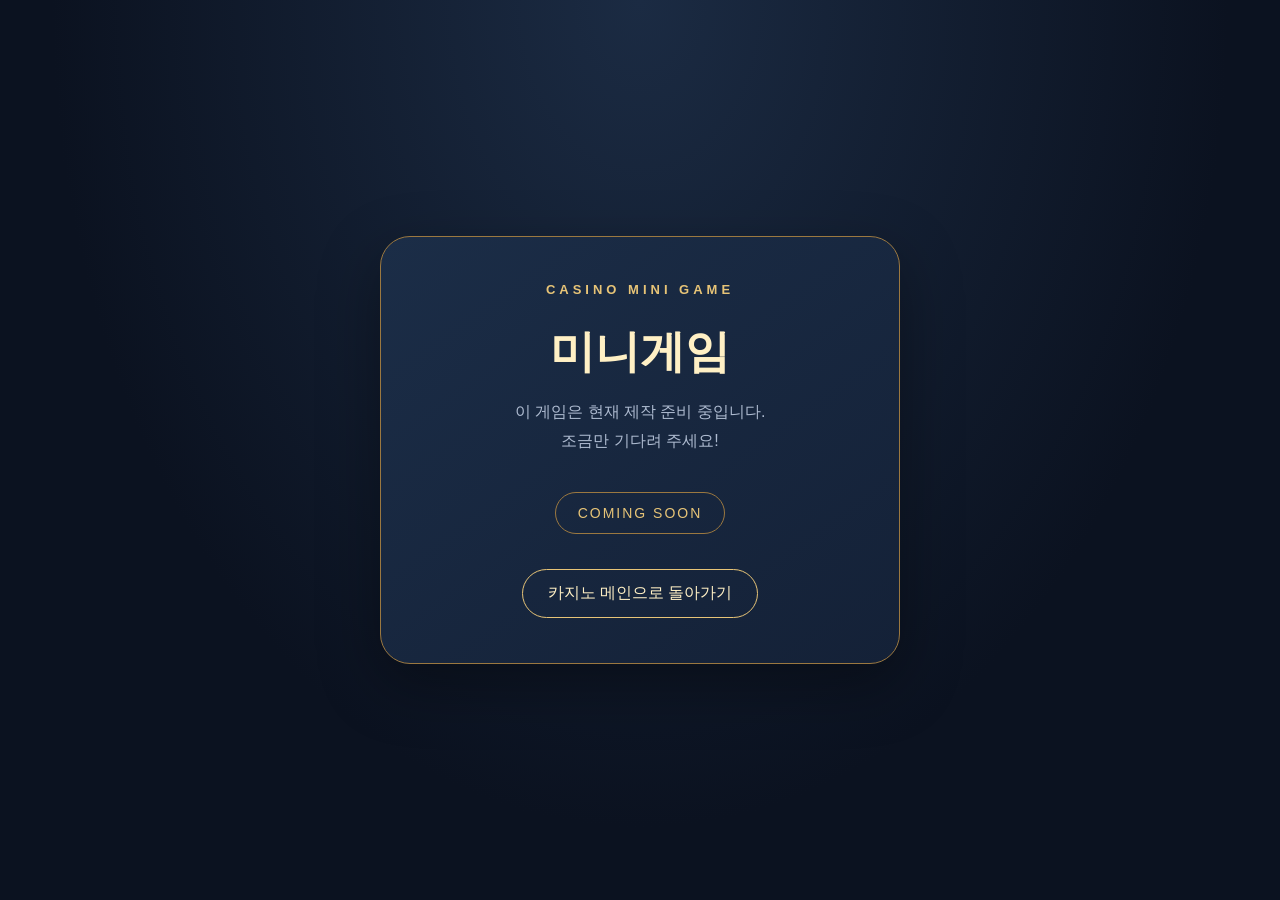
<file: games/coming-soon.html>
<!DOCTYPE html>
<html lang="ko">
<head>
  <meta charset="UTF-8">
  <meta name="viewport" content="width=device-width, initial-scale=1.0">
  <meta name="theme-color" content="#0b1220">
  <title>게임 준비 중 | 카지노</title>

  <style>
    * {
      box-sizing: border-box;
    }

    body {
      margin: 0;
      min-height: 100vh;
      padding: 20px;
      display: flex;
      align-items: center;
      justify-content: center;
      background: radial-gradient(ellipse at top, #1b2b43, #0b1220 65%);
      color: #fff0c5;
      font-family: Arial, "Noto Sans KR", sans-serif;
      text-align: center;
    }

    .card {
      width: 100%;
      max-width: 520px;
      padding: 45px 25px;
      border: 1px solid #9b7840;
      border-radius: 30px;
      background: linear-gradient(145deg, #1b2d47, #142137);
      box-shadow: 0 20px 60px rgba(0,0,0,.35);
    }

    .eyebrow {
      color: #e7c477;
      font-size: 13px;
      font-weight: bold;
      letter-spacing: 4px;
    }

    h1 {
      margin: 25px 0 15px;
      font-size: clamp(30px, 7vw, 45px);
    }

    p {
      color: #aebbd0;
      line-height: 1.8;
    }

    .status {
      display: inline-block;
      margin-top: 20px;
      padding: 12px 22px;
      border: 1px solid #9b7840;
      border-radius: 30px;
      color: #e7c477;
      font-size: 14px;
      letter-spacing: 2px;
    }

    a {
      display: inline-block;
      margin-top: 35px;
      padding: 13px 25px;
      border: 1px solid #e7c477;
      border-radius: 30px;
      color: #fff0c5;
      text-decoration: none;
    }

    a:hover {
      background: #8b642b;
    }
  </style>
</head>

<body>
  <main class="card">
    <div class="eyebrow">CASINO MINI GAME</div>

    <h1 id="gameTitle">게임 이름</h1>

    <p>
      이 게임은 현재 제작 준비 중입니다.<br>
      조금만 기다려 주세요!
    </p>

    <div class="status">COMING SOON</div>

    <br>

    <a href="../index.html">카지노 메인으로 돌아가기</a>
  </main>

  <script>
    const params = new URLSearchParams(window.location.search);
    const gameName = params.get("game") || "미니게임";

    document.getElementById("gameTitle").textContent = gameName;
    document.title = gameName + " | 카지노";
  </script>
</body>
</html>
</file>
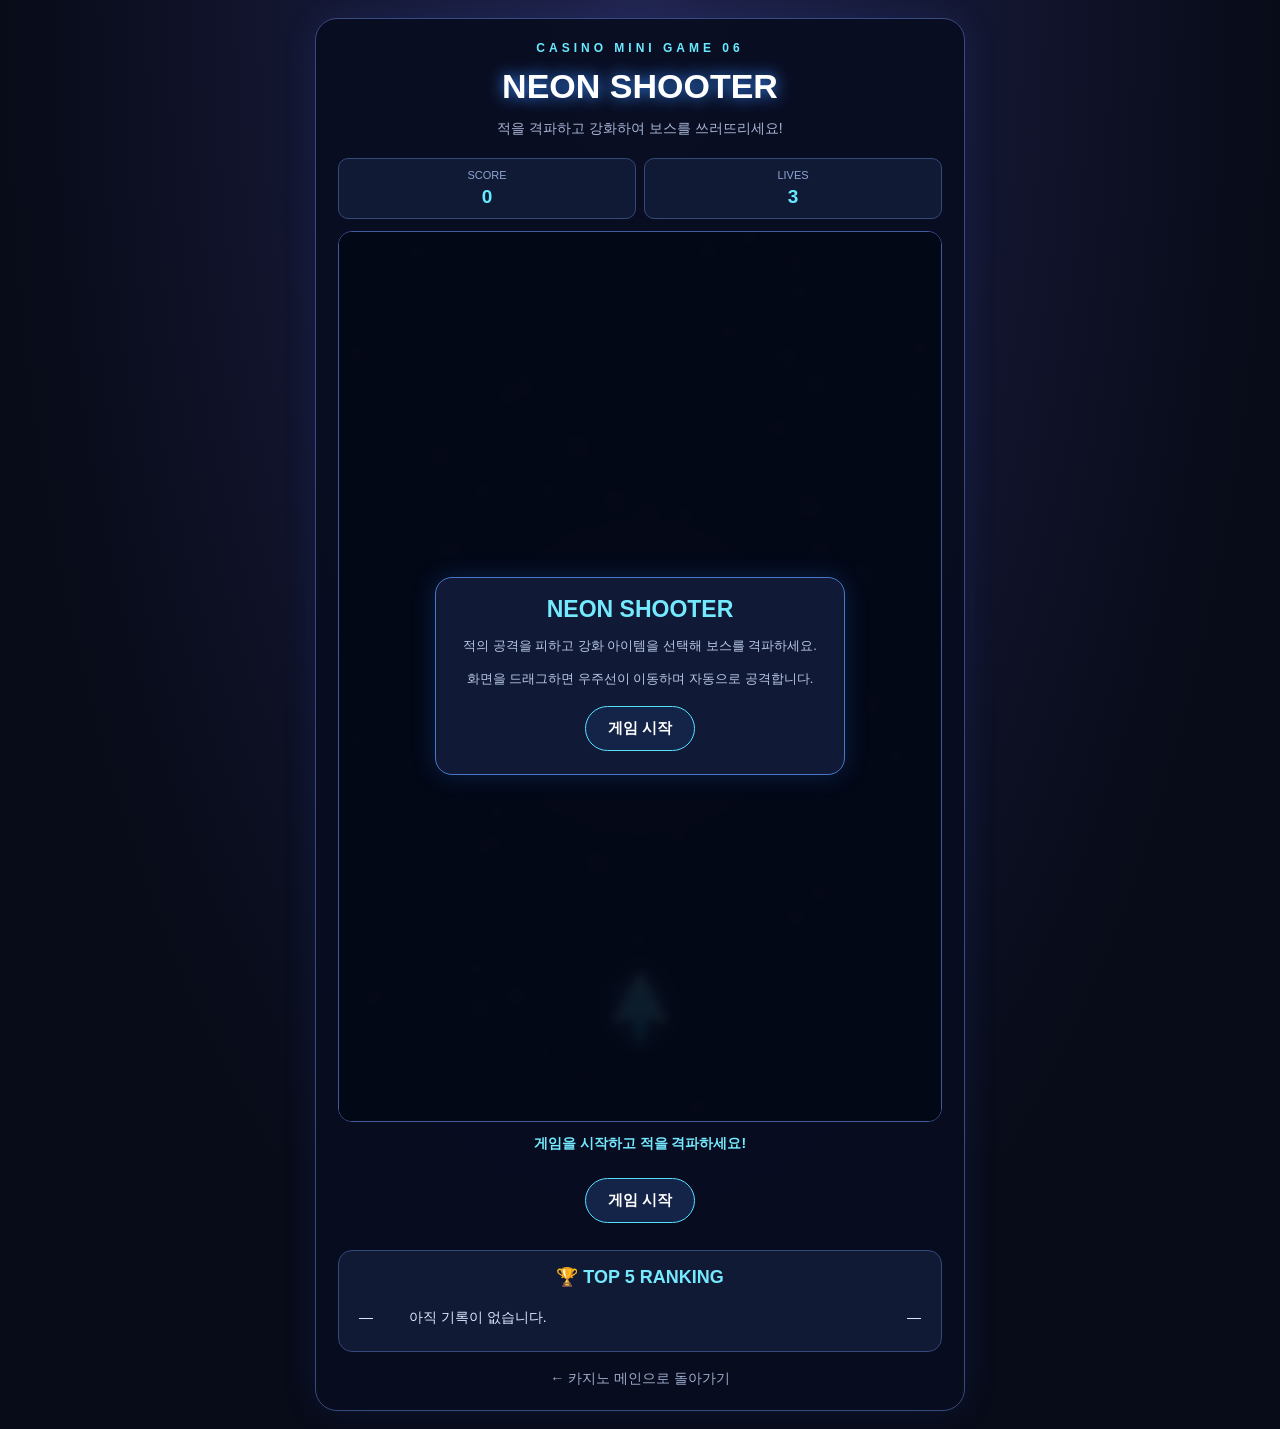
<file: games/neon-shooter.html>
<!DOCTYPE html>
<html lang="ko">
<head>
<meta charset="UTF-8">
<meta name="viewport" content="width=device-width, initial-scale=1.0">
<meta name="theme-color" content="#080b18">
<title>NEON SHOOTER | 카지노</title>
<style>
*{box-sizing:border-box}
body{margin:0;min-height:100vh;padding:18px 12px;background:radial-gradient(ellipse at top,#20234c,#080b18 70%);color:#eaf5ff;font-family:Arial,"Noto Sans KR",sans-serif;text-align:center}
.container{width:100%;max-width:650px;margin:auto;padding:22px;border:1px solid #394a80;border-radius:22px;background:rgba(8,13,32,.92);box-shadow:0 0 35px #3964ff20}
.eyebrow{color:#69eaff;font-size:12px;font-weight:bold;letter-spacing:4px}
h1{margin:12px 0 5px;font-size:34px;color:white;text-shadow:0 0 15px #398cff}
.description{color:#a8b5d5;font-size:14px}
.hud{display:grid;grid-template-columns:repeat(2,1fr);gap:8px;margin:20px 0 12px}
.hud-box{padding:10px 4px;border:1px solid #354879;border-radius:10px;background:#111a35}
.hud-box small{display:block;color:#8fa6d3;font-size:11px;margin-bottom:5px}
.hud-box strong{color:#65eaff;font-size:19px}
.game-wrap{position:relative;overflow:hidden;width:100%;border:1px solid #405a9c;border-radius:14px;background:#070b19}
canvas{display:block;width:100%;height:auto;touch-action:none}
.message{min-height:25px;margin:13px 0;color:#75eaff;font-size:14px;font-weight:bold}
button{margin:5px;padding:12px 22px;border:1px solid #57dfff;border-radius:30px;background:#142448;color:white;font-size:15px;font-weight:bold;cursor:pointer}
button:hover{background:#24528b}
button:disabled{opacity:.5;cursor:not-allowed}
.back{display:inline-block;margin-top:18px;color:#9eaccb;text-decoration:none;font-size:14px}
.leaderboard{margin-top:22px;padding:15px;border:1px solid #354879;border-radius:14px;background:#101a34;text-align:left}
.leaderboard h2{margin:0 0 12px;color:#75eaff;text-align:center;font-size:18px}
.rank-row{display:grid;grid-template-columns:42px 1fr auto;gap:8px;padding:9px 5px;border-bottom:1px solid #82a0dc26;color:#dce8ff;font-size:14px}
.rank-row:last-child{border-bottom:0}
.rank-number{color:#ffd875;font-weight:bold}
.rank-score{color:#69eaff;font-weight:bold}
.overlay{position:absolute;inset:0;z-index:5;display:none;align-items:center;justify-content:center;padding:14px;background:#040817e8;backdrop-filter:blur(5px);overflow-y:auto}
.overlay.show{display:flex}
.panel{width:100%;max-width:410px;padding:18px;border:1px solid #4a77c9;border-radius:17px;background:#101a36;box-shadow:0 0 25px #3282ff33}
.panel h2{margin:0 0 8px;color:#75eaff;font-size:23px}
.panel p{color:#b8c8e8;font-size:13px;line-height:1.5}
.upgrade-list{display:grid;gap:9px;margin-top:14px}
.upgrade-card{width:100%;margin:0;padding:13px;border:1px solid #3d72b9;border-radius:12px;background:#14264b;text-align:left}
.upgrade-card strong{display:block;margin-bottom:5px;color:#ffe18b}
.upgrade-card span{color:#c2d4f5;font-size:12px;font-weight:normal}
.name-input{width:100%;margin:10px 0;padding:12px;border:1px solid #4d6a9f;border-radius:9px;background:#080f25;color:white;font-size:16px;text-align:center}
.boss-bar-wrap{display:none;margin:0 0 10px;padding:8px;border:1px solid #733e77;border-radius:9px;background:#1b1029}
.boss-bar-wrap.show{display:block}
.boss-bar-title{margin-bottom:6px;color:#ff8bd9;font-size:12px;font-weight:bold}
.boss-bar{height:9px;overflow:hidden;border-radius:10px;background:#39223e}
.boss-bar-fill{width:100%;height:100%;background:linear-gradient(90deg,#ff3d9b,#ff875c);transition:width .12s}
@media(max-width:390px){.container{padding:15px 10px}h1{font-size:29px}.hud-box strong{font-size:17px}button{padding:11px 16px}}
</style>
</head>
<body>
<div class="container">
  <div class="eyebrow">CASINO MINI GAME 06</div>
  <h1>NEON SHOOTER</h1>
  <p class="description">적을 격파하고 강화하여 보스를 쓰러뜨리세요!</p>

  <div class="hud">
    <div class="hud-box"><small>SCORE</small><strong id="score">0</strong></div>
    <div class="hud-box"><small>LIVES</small><strong id="lives">3</strong></div>
  </div>

  <div class="boss-bar-wrap" id="bossBarWrap">
    <div class="boss-bar-title">BOSS HP</div>
    <div class="boss-bar"><div class="boss-bar-fill" id="bossBarFill"></div></div>
  </div>

  <div class="game-wrap">
    <canvas id="game" width="420" height="620"></canvas>

    <div class="overlay show" id="startOverlay">
      <div class="panel">
        <h2>NEON SHOOTER</h2>
        <p>적의 공격을 피하고 강화 아이템을 선택해 보스를 격파하세요.</p>
        <p>화면을 드래그하면 우주선이 이동하며 자동으로 공격합니다.</p>
        <button id="playButton">게임 시작</button>
      </div>
    </div>

    <div class="overlay" id="upgradeOverlay">
      <div class="panel">
        <h2>LEVEL UP!</h2>
        <p>원하는 강화 하나를 선택하세요.</p>
        <div class="upgrade-list" id="upgradeList"></div>
      </div>
    </div>

    <div class="overlay" id="gameOverOverlay">
      <div class="panel">
        <h2>GAME OVER</h2>
        <p id="finalScore">최종 점수: 0</p>
        <p>랭킹에 기록할 이름을 입력하세요.</p>
        <input class="name-input" id="playerName" maxlength="10" placeholder="PLAYER">
        <button id="saveButton">점수 저장</button>
        <button id="retryButton">다시 도전</button>
      </div>
    </div>
  </div>

  <div class="message" id="message">게임을 시작하고 적을 격파하세요!</div>
  <button id="mainButton">게임 시작</button>

  <div class="leaderboard">
    <h2>🏆 TOP 5 RANKING</h2>
    <div id="rankingList"></div>
  </div>
  <a class="back" href="../index.html">← 카지노 메인으로 돌아가기</a>
</div>

<script>
(() => {
"use strict";

const canvas=document.getElementById("game");
const ctx=canvas.getContext("2d");
const $=id=>document.getElementById(id);
const W=canvas.width,H=canvas.height;

const scoreText=$("score");
const livesText=$("lives");
const message=$("message");
const startOverlay=$("startOverlay");
const upgradeOverlay=$("upgradeOverlay");
const gameOverOverlay=$("gameOverOverlay");
const bossBarWrap=$("bossBarWrap");
const bossBarFill=$("bossBarFill");
const mainButton=$("mainButton");

let state="menu",animationId=null,lastTime=0;
let score=0,elapsed=0,nextUpgrade=25,nextBoss=60;
let player=null;
let bullets=[],enemies=[],particles=[],enemyBullets=[],bossBullets=[],missiles=[],pets=[],stars=[];
let boss=null;
let pointerDown=false,pointerX=W/2,pointerY=H-90;
let firing=false,fireCooldown=0;
let enemySpawnTimer=0,petTimer=0,laserTimer=0;
let midBossTimer=0,bossCount=0;

let upgrades={
  spread:1,
  damage:1,
  pet:0,
  rapid:0,
  laser:0,
  pierce:0,
  side:0,
  petPower:0,
  laserPower:0
};

const RANKING_KEY="neonShooterTop5";

const upgradeOptions=[
  {
    id:"spread",
    name:"🔱 발사 범위 +1",
    description:"발사되는 탄환의 방향이 한 갈래 추가됩니다. 중복 강화 가능!",
    apply(){upgrades.spread++;}
  },
  {
    id:"laser",
    name:"🔵 자동 레이저",
    description:"일정 시간마다 강력한 직선 레이저를 추가 발사합니다.",
    available(){return upgrades.laser===0;},
    apply(){upgrades.laser=1;}
  },
  {
    id:"laserPower",
    name:"⚡ 레이저 강화",
    description:"자동 레이저의 공격력과 관통 능력이 증가합니다.",
    available(){return upgrades.laser>0;},
    apply(){upgrades.laserPower++;}
  },
  {
    id:"pet",
    name:"🤖 공격 펫",
    description:"우주선 옆에서 일정 시간마다 3갈래 탄환을 발사하는 펫을 얻습니다.",
    available(){return upgrades.pet===0;},
    apply(){upgrades.pet=1;createPets();}
  },
  {
    id:"petPower",
    name:"🤖 펫 화력 강화",
    description:"공격 펫의 탄환 피해량이 증가합니다.",
    available(){return upgrades.pet>0;},
    apply(){upgrades.petPower++;}
  },
  {
    id:"damage",
    name:"💥 공격력 강화",
    description:"기본 탄환의 공격력이 증가합니다. 중복 강화 가능!",
    apply(){upgrades.damage++;}
  },
  {
    id:"rapid",
    name:"⚡ 연사 강화",
    description:"기본 탄환의 발사 간격이 짧아집니다.",
    apply(){upgrades.rapid++;}
  },
  {
    id:"pierce",
    name:"✨ 관통 탄환",
    description:"기본 탄환이 적을 관통해 추가로 공격합니다.",
    apply(){upgrades.pierce++;}
  },
  {
    id:"side",
    name:"🪽 양쪽 보조포",
    description:"우주선 양옆에서 추가 탄환을 발사합니다. 1회만 획득할 수 있습니다.",
    available(){return upgrades.side===0;},
    apply(){upgrades.side=1;}
  }
];

// 게임 초기화
function resetGame(){
  score=0;
  elapsed=0;
  nextUpgrade=25;
  nextBoss=60;
  bossCount=0;

  bullets=[];
  enemies=[];
  particles=[];
  enemyBullets=[];
  bossBullets=[];
  missiles=[];
  pets=[];
  boss=null;

  enemySpawnTimer=0;
  petTimer=0;
  laserTimer=0;
  midBossTimer=0;
  fireCooldown=0;

  upgrades={
    spread:1,
    damage:1,
    pet:0,
    rapid:0,
    laser:0,
    pierce:0,
    side:0,
    petPower:0,
    laserPower:0
  };

  player={
    x:W/2,
    y:H-85,
    radius:13,
    lives:3,
    invulnerableUntil:0
  };

  pointerX=player.x;
  pointerY=player.y;

  stars=[];
  for(let i=0;i<75;i++){
    stars.push({
      x:Math.random()*W,
      y:Math.random()*H,
      size:Math.random()*2+.5,
      speed:Math.random()*65+25
    });
  }

  updateHUD();
  bossBarWrap.classList.remove("show");
}

// 랭킹
function getRanking(){
  try{
    const data=JSON.parse(localStorage.getItem(RANKING_KEY)||"[]");
    return Array.isArray(data)?data:[];
  }catch{
    return [];
  }
}

function renderRanking(){
  const ranking=getRanking();
  $("rankingList").innerHTML="";

  if(!ranking.length){
    $("rankingList").innerHTML=
      '<div class="rank-row"><span>—</span><span>아직 기록이 없습니다.</span><span>—</span></div>';
    return;
  }

  ranking.slice(0,5).forEach((item,index)=>{
    const row=document.createElement("div");
    row.className="rank-row";

    const rank=document.createElement("span");
    rank.className="rank-number";
    rank.textContent=`${index+1}위`;

    const name=document.createElement("span");
    name.textContent=item.name;

    const points=document.createElement("span");
    points.className="rank-score";
    points.textContent=Number(item.score).toLocaleString();

    row.append(rank,name,points);
    $("rankingList").appendChild(row);
  });
}

function saveRanking(){
  const name=$("playerName").value.trim().slice(0,10)||"PLAYER";
  const ranking=getRanking();

  ranking.push({name,score,date:Date.now()});
  ranking.sort((a,b)=>b.score-a.score);

  try{
    localStorage.setItem(RANKING_KEY,JSON.stringify(ranking.slice(0,5)));
  }catch{
    message.textContent="기록을 저장하지 못했습니다.";
  }

  renderRanking();
  $("saveButton").disabled=true;
  $("saveButton").textContent="저장 완료";
}

// 게임 시작
function startGame(){
  if(state==="playing")return;

  resetGame();
  state="playing";

  startOverlay.classList.remove("show");
  upgradeOverlay.classList.remove("show");
  gameOverOverlay.classList.remove("show");

  $("saveButton").disabled=false;
  $("saveButton").textContent="점수 저장";

  mainButton.textContent="게임 진행 중";
  message.textContent="적을 격파하고 살아남으세요!";

  lastTime=performance.now();

  if(animationId!==null)cancelAnimationFrame(animationId);
  animationId=requestAnimationFrame(loop);
}

function gameOver(){
  if(state==="gameover")return;

  state="gameover";
  firing=false;
  pointerDown=false;

  $("finalScore").textContent=`최종 점수: ${score.toLocaleString()}`;
  gameOverOverlay.classList.add("show");
  mainButton.textContent="다시 도전";
  message.textContent="GAME OVER!";

  if(animationId!==null){
    cancelAnimationFrame(animationId);
    animationId=null;
  }

  draw();
}

function updateHUD(){
  scoreText.textContent=score.toLocaleString();
  livesText.textContent=player?player.lives:3;
}

// 플레이어 탄환 생성
function createPlayerBullet(x,y,vx,vy,type="normal",damage=upgrades.damage){
  bullets.push({
    x,y,vx,vy,
    damage,
    radius:type==="laser"?5:4,
    type,
    pierce:upgrades.pierce,
    hitIds:[],
    life:5
  });
}

// 기본 공격
function shootPlayer(){
  const lanes=Math.max(1,Math.min(11,upgrades.spread));
  const spreadAngle=Math.min(.62,.13*(lanes-1));

  for(let i=0;i<lanes;i++){
    const ratio=lanes===1?0:(i/(lanes-1))*2-1;
    const angle=ratio*spreadAngle;

    createPlayerBullet(
      player.x,
      player.y-15,
      Math.sin(angle)*390,
      -Math.cos(angle)*420
    );
  }

  // 양쪽 보조포: 한 번만 획득 가능
  if(upgrades.side>0){
    [-1,1].forEach(side=>{
      createPlayerBullet(
        player.x+side*22,
        player.y-5,
        side*35,
        -420,
        "side"
      );
    });
  }
}

function shootLaser(){
  createPlayerBullet(
    player.x,
    player.y-18,
    0,
    -620,
    "laser",
    upgrades.damage+1+upgrades.laserPower*2
  );

  const laser=bullets[bullets.length-1];
  laser.pierce=8+upgrades.laserPower*3;
}

function updatePlayer(dt){
  if(pointerDown){
    player.x+=(pointerX-player.x)*Math.min(1,dt*14);
    player.y+=(pointerY-player.y)*Math.min(1,dt*14);
  }

  player.x=Math.max(18,Math.min(W-18,player.x));
  player.y=Math.max(H*.42,Math.min(H-35,player.y));

  const interval=Math.max(.09,.28-upgrades.rapid*.035);
  fireCooldown-=dt;

  if(firing&&fireCooldown<=0){
    shootPlayer();
    fireCooldown=interval;
  }

  // 자동 레이저
  if(upgrades.laser>0){
    laserTimer-=dt;

    if(laserTimer<=0){
      shootLaser();
      laserTimer=Math.max(.35,1.25-upgrades.laserPower*.08);
    }
  }
}

// 공격 펫
function createPets(){
  pets=[];

  for(let i=0;i<upgrades.pet;i++){
    pets.push({
      offset:i-(upgrades.pet-1)/2,
      x:player.x,
      y:player.y+5
    });
  }
}

function updatePets(dt){
  if(!pets.length)return;

  petTimer+=dt;

  pets.forEach(pet=>{
    const targetX=player.x+pet.offset*35;
    const targetY=player.y+5;

    pet.x+=(targetX-pet.x)*Math.min(1,dt*5);
    pet.y+=(targetY-pet.y)*Math.min(1,dt*5);
  });

  if(petTimer>=1.1){
    petTimer=0;

    pets.forEach(pet=>{
      const damage=upgrades.damage+1+upgrades.petPower*2;

      // 펫은 한 번 공격할 때 3갈래로 발사
      [-0.22,0,0.22].forEach(angle=>{
        bullets.push({
          x:pet.x,
          y:pet.y-10,
          vx:Math.sin(angle)*300,
          vy:-350*Math.cos(angle),
          damage,
          radius:3,
          type:"pet",
          pierce:0,
          hitIds:[],
          life:5
        });
      });
    });
  }
}

// 일반 몬스터 생성
function spawnEnemy(){
  const afterFirstBoss=bossCount>=1;

  // 첫 번째 보스 이후 몬스터가 크게 강해짐
  const difficulty=elapsed/90;
  const powerMultiplier=afterFirstBoss
    ? 2.2+(bossCount-1)*0.65
    : 1;

  // 강화 몬스터 등장 확률 감소: 20%에서 7%로
  const tough=Math.random()<0.07;

  const baseHp=tough?8:1;
  const hp=Math.max(
    1,
    Math.ceil(baseHp*(1+difficulty)*powerMultiplier)
  );

  const speedMultiplier=afterFirstBoss?1.35+(bossCount-1)*0.12:1;

  enemies.push({
    id:Math.random(),
    kind:tough?"tough":"normal",
    x:Math.random()*(W-50)+25,
    y:-30,
    radius:tough?21:13,
    hp,
    maxHp:hp,
    speed:((tough?58:90)+Math.min(elapsed*.25,80))*speedMultiplier,
    value:tough?65:10,
    color:tough?"#a855f7":"#ff426f",
    vx:tough?0:(Math.random()-.5)*35,
    missileTimer:tough?2.5:0
  });
}

// 강화 몬스터 생성
function spawnMidBoss(){
  const power=1+bossCount*.7+elapsed/180;
  const hp=Math.floor(24*power);

  enemies.push({
    id:Math.random(),
    kind:"midboss",
    x:Math.random()*180+120,
    y:-45,
    radius:27,
    hp,
    maxHp:hp,
    speed:65+bossCount*10,
    value:130+bossCount*30,
    color:"#b34cff",
    vx:75,
    missileTimer:2.2,
    entered:false,
    targetY:100+Math.random()*70
  });

  message.textContent="⚠ 강화 몬스터 출현!";
}

function updateEnemies(dt){
  const afterFirstBoss=bossCount>=1;

  const spawnInterval=Math.max(
    .28,
    (afterFirstBoss?.72:.95)-elapsed*.004
  );

  enemySpawnTimer+=dt;

  if(enemySpawnTimer>=spawnInterval){
    enemySpawnTimer=0;
    spawnEnemy();
  }

  // 강화 몬스터 등장 간격을 길게 설정
  midBossTimer+=dt;
  const midBossInterval=Math.max(28,42-bossCount*2);

  if(midBossTimer>=midBossInterval&&!enemies.some(e=>e.kind==="midboss")){
    midBossTimer=0;

    // 강화 몬스터는 일정 확률로만 등장
    if(Math.random()<.48)spawnMidBoss();
  }

  enemies.forEach(enemy=>{
    if(enemy.kind==="midboss"){
      if(!enemy.entered){
        enemy.y+=enemy.speed*dt;
        if(enemy.y>=enemy.targetY){
          enemy.y=enemy.targetY;
          enemy.entered=true;
        }
      }else{
        enemy.x+=enemy.vx*dt;

        if(enemy.x<enemy.radius+5||enemy.x>W-enemy.radius-5){
          enemy.vx*=-1;
        }
      }

      // 강화 몬스터는 직선 미사일 발사
      enemy.missileTimer-=dt;

      if(enemy.missileTimer<=0){
        missiles.push({
          x:enemy.x,
          y:enemy.y+enemy.radius,
          vx:0,
          vy:245+bossCount*15,
          speed:245+bossCount*15,
          radius:8,
          life:5,
          straight:true
        });

        enemy.missileTimer=Math.max(1.5,2.8-bossCount*.12);
      }

    }else{
      enemy.y+=enemy.speed*dt;
      enemy.x+=enemy.vx*dt;

      if(enemy.x<enemy.radius||enemy.x>W-enemy.radius){
        enemy.vx*=-1;
      }

      // 일반 강화 몬스터도 직선 미사일을 발사
      if(enemy.kind==="tough"){
        enemy.missileTimer-=dt;

        if(enemy.missileTimer<=0){
          missiles.push({
            x:enemy.x,
            y:enemy.y+enemy.radius,
            vx:0,
            vy:220+bossCount*15,
            speed:220+bossCount*15,
            radius:7,
            life:5,
            straight:true
          });

          enemy.missileTimer=3.2;
        }
      }
    }
  });

  enemies=enemies.filter(enemy=>enemy.y<H+70);
}

// 보스
function spawnBoss(){
  bossCount++;

  const bossHp=Math.floor(
    100*(1+(bossCount-1)*.85+elapsed/100)
  );

  boss={
    x:W/2,
    y:90,
    width:125,
    height:65,
    hp:bossHp,
    maxHp:bossHp,
    attackTimer:1.5,
    laserX:0,
    laserWarning:false,
    laserActive:false,
    laserDuration:0,
    laserHit:false,
    missileCooldown:1.8,
    patternIndex:0,
    patternTimer:1.1
  };

  bossBarWrap.classList.add("show");
  message.textContent=`⚠ ${bossCount}번째 보스 등장!`;
}

function fireBossPattern(){
  if(!boss)return;

  const dx=player.x-boss.x;
  const dy=player.y-boss.y;
  const baseAngle=Math.atan2(dy,dx);

  const add=(angle,speed=175,radius=7)=>{
    bossBullets.push({
      x:boss.x,
      y:boss.y+24,
      vx:Math.cos(angle)*speed,
      vy:Math.sin(angle)*speed,
      radius
    });
  };

  const pattern=boss.patternIndex++%4;

  if(pattern===0){
    for(let i=-3;i<=3;i++)add(Math.PI/2+i*.22,165,7);
  }else if(pattern===1){
    for(let i=-1;i<=1;i++)add(baseAngle+i*.16,205,7);
  }else if(pattern===2){
    for(let i=0;i<12;i++)add((Math.PI*2/12)*i,145,6);
  }else{
    for(let i=-4;i<=4;i++)add(Math.PI/2+i*.13,225,6);
  }
}

function updateBoss(dt){
  if(!boss)return;

  boss.attackTimer-=dt;
  boss.missileCooldown-=dt;

  if(!boss.laserWarning&&!boss.laserActive&&boss.attackTimer<=0){
    boss.laserWarning=true;
    boss.laserX=player.x;
    boss.laserDuration=.8;
    boss.attackTimer=4.8;
  }

  if(boss.laserWarning){
    boss.laserDuration-=dt;

    if(boss.laserDuration<=0){
      boss.laserWarning=false;
      boss.laserActive=true;
      boss.laserDuration=.55;
      boss.laserHit=false;
    }
  }

  if(boss.laserActive){
    boss.laserDuration-=dt;

    if(!boss.laserHit&&Math.abs(player.x-boss.laserX)<24&&player.y<H-20){
      boss.laserHit=true;
      damagePlayer();
    }

    if(boss.laserDuration<=0)boss.laserActive=false;
  }

  boss.patternTimer-=dt;

  if(boss.patternTimer<=0){
    fireBossPattern();
    boss.patternTimer=1.65;
  }

  // 보스 유도 미사일: 기존 기능 유지
  if(boss.missileCooldown<=0){
    const launchAngle=Math.atan2(
      player.y-(boss.y+25),
      player.x-boss.x
    );

    missiles.push({
      x:boss.x,
      y:boss.y+25,
      vx:Math.cos(launchAngle)*85,
      vy:Math.sin(launchAngle)*85,
      speed:125+Math.min(25,elapsed*.12),
      radius:8,
      life:6,
      straight:false
    });

    boss.missileCooldown=3.6;
  }

  updateBossBar();
}

function updateBossBar(){
  if(!boss)return;
  bossBarFill.style.width=`${Math.max(0,boss.hp/boss.maxHp)*100}%`;
}

function defeatBoss(){
  score+=500;

  for(let i=0;i<45;i++){
    createExplosion(
      boss.x+(Math.random()-.5)*100,
      boss.y+(Math.random()-.5)*70,
      "#ff70cb"
    );
  }

  boss=null;

  // 보스 격파 시 미사일과 탄막 제거
  missiles=[];
  bossBullets=[];
  enemyBullets=[];

  bossBarWrap.classList.remove("show");
  nextBoss=elapsed+60;

  message.textContent="BOSS 격파! 보너스 점수 500점 획득!";
  updateHUD();
}

// 미사일 이동
function updateMissiles(dt){
  missiles.forEach(m=>{
    // 보스 미사일만 플레이어를 추적
    // 강화 몬스터의 미사일은 직선으로 이동
    if(!m.straight){
      const dx=player.x-m.x;
      const dy=player.y-m.y;
      const length=Math.hypot(dx,dy)||1;

      const targetVX=dx/length*m.speed;
      const targetVY=dy/length*m.speed;

      m.vx+=(targetVX-m.vx)*dt*.38;
      m.vy+=(targetVY-m.vy)*dt*.38;
    }

    m.x+=m.vx*dt;
    m.y+=m.vy*dt;
    m.life-=dt;
  });

  missiles=missiles.filter(m=>
    m.life>0&&
    m.y<H+35&&
    m.y>-35&&
    m.x>-40&&
    m.x<W+40
  );
}

function updateBossBullets(dt){
  bossBullets.forEach(b=>{
    b.x+=b.vx*dt;
    b.y+=b.vy*dt;
  });

  bossBullets=bossBullets.filter(b=>
    b.x>-35&&b.x<W+35&&b.y>-35&&b.y<H+35
  );
}

// 적 탄환
function updateEnemyBullets(dt){
  enemyBullets.forEach(b=>{
    b.x+=b.vx*dt;
    b.y+=b.vy*dt;
  });

  enemyBullets=enemyBullets.filter(b=>b.y<H+30&&b.y>-30);
}

// 플레이어 피해
function damagePlayer(){
  if(state!=="playing"||!player)return;

  const now=performance.now();
  if(now<player.invulnerableUntil)return;

  player.invulnerableUntil=now+850;
  player.lives--;

  updateHUD();
  createExplosion(player.x,player.y,"#ff668c",20);

  if(player.lives<=0){
    gameOver();
  }else{
    message.textContent=`피격! 남은 목숨 ${player.lives}개`;
  }
}

// 충돌 검사
function updateCollisions(){
  for(let i=bullets.length-1;i>=0;i--){
    const bullet=bullets[i];
    let removeBullet=false;

    for(let j=enemies.length-1;j>=0;j--){
      const enemy=enemies[j];

      if(bullet.hitIds&&bullet.hitIds.includes(enemy.id))continue;

      if(Math.hypot(bullet.x-enemy.x,bullet.y-enemy.y)<bullet.radius+enemy.radius){
        enemy.hp-=bullet.damage;

        createExplosion(
          bullet.x,
          bullet.y,
          bullet.type==="laser"?"#6ffaff":enemy.color,
          4
        );

        if(bullet.type==="laser"||bullet.pierce>0){
          bullet.hitIds.push(enemy.id);
          bullet.pierce--;

          if(bullet.pierce<0)removeBullet=true;
        }else{
          removeBullet=true;
        }

        if(enemy.hp<=0){
          score+=enemy.value;
          createExplosion(enemy.x,enemy.y,enemy.color,18);
          enemies.splice(j,1);
        }

        if(bullet.type!=="laser"&&!(bullet.pierce>0))break;
      }
    }

    if(!removeBullet&&boss){
      if(
        bullet.x>boss.x-boss.width/2&&
        bullet.x<boss.x+boss.width/2&&
        bullet.y>boss.y-boss.height/2&&
        bullet.y<boss.y+boss.height/2
      ){
        boss.hp-=bullet.damage;

        if(bullet.type==="laser"||bullet.pierce>0){
          bullet.pierce--;
          if(bullet.pierce<0)removeBullet=true;
        }else{
          removeBullet=true;
        }

        if(boss.hp<=0)defeatBoss();
        else updateBossBar();
      }
    }

    if(removeBullet)bullets.splice(i,1);
  }

  // 적과 충돌
  for(const enemy of enemies){
    if(Math.hypot(player.x-enemy.x,player.y-enemy.y)<player.radius+enemy.radius){
      damagePlayer();
      if(state!=="playing")return;
      enemy.y=H+100;
    }
  }

  // 미사일 충돌
  for(const missile of missiles){
    if(Math.hypot(player.x-missile.x,player.y-missile.y)<player.radius+missile.radius){
      missile.y=H+100;
      damagePlayer();
      if(state!=="playing")return;
    }
  }

  for(const bullet of enemyBullets){
    if(Math.hypot(player.x-bullet.x,player.y-bullet.y)<player.radius+bullet.radius){
      bullet.y=H+100;
      damagePlayer();
      if(state!=="playing")return;
    }
  }

  for(const bullet of bossBullets){
    if(Math.hypot(player.x-bullet.x,player.y-bullet.y)<player.radius+bullet.radius){
      bullet.y=H+100;
      damagePlayer();
      if(state!=="playing")return;
    }
  }
}

// 강화 선택
function showUpgrade(){
  state="upgrade";
  firing=false;
  upgradeOverlay.classList.add("show");

  const available=upgradeOptions.filter(option=>
    !option.available||option.available()
  );

  const choices=[...available]
    .sort(()=>Math.random()-.5)
    .slice(0,3);

  const list=$("upgradeList");
  list.innerHTML="";

  choices.forEach(option=>{
    const button=document.createElement("button");
    button.className="upgrade-card";

    const title=document.createElement("strong");
    title.textContent=option.name;

    const description=document.createElement("span");
    description.textContent=option.description;

    button.append(title,description);

    button.addEventListener("click",()=>{
      option.apply();

      upgradeOverlay.classList.remove("show");
      state="playing";
      message.textContent=`${option.name} 강화 완료!`;

      lastTime=performance.now();
      animationId=requestAnimationFrame(loop);
    });

    list.appendChild(button);
  });

  if(choices.length===0){
    const fallback=document.createElement("button");
    fallback.className="upgrade-card";
    fallback.textContent="공격력 강화";
    fallback.onclick=()=>{
      upgrades.damage++;
      upgradeOverlay.classList.remove("show");
      state="playing";
      lastTime=performance.now();
      animationId=requestAnimationFrame(loop);
    };
    list.appendChild(fallback);
  }
}

// 파티클
function createExplosion(x,y,color,amount=12){
  for(let i=0;i<amount;i++){
    const angle=Math.random()*Math.PI*2;
    const speed=Math.random()*130+30;

    particles.push({
      x,y,
      vx:Math.cos(angle)*speed,
      vy:Math.sin(angle)*speed,
      life:.45+Math.random()*.35,
      maxLife:.8,
      size:Math.random()*3+1,
      color
    });
  }
}

function updateParticles(dt){
  particles.forEach(p=>{
    p.x+=p.vx*dt;
    p.y+=p.vy*dt;
    p.life-=dt;
  });

  particles=particles.filter(p=>p.life>0);
}

function updateStars(dt){
  stars.forEach(s=>{
    s.y+=s.speed*dt;
    if(s.y>H){
      s.y=0;
      s.x=Math.random()*W;
    }
  });
}

// 그리기
function drawBackground(){
  ctx.fillStyle="#070b19";
  ctx.fillRect(0,0,W,H);

  const gradient=ctx.createRadialGradient(W/2,H/2,20,W/2,H/2,H);
  gradient.addColorStop(0,"rgba(25,35,90,.3)");
  gradient.addColorStop(1,"rgba(5,8,20,0)");

  ctx.fillStyle=gradient;
  ctx.fillRect(0,0,W,H);

  stars.forEach(s=>{
    ctx.fillStyle="rgba(160,210,255,.8)";
    ctx.fillRect(s.x,s.y,s.size,s.size);
  });
}

function drawPlayer(){
  if(!player)return;

  // 피격 무적 시간 표시
  if(performance.now()<player.invulnerableUntil){
    ctx.globalAlpha=.5+Math.sin(performance.now()*.025)*.3;
  }

  ctx.beginPath();
  ctx.moveTo(player.x-6,player.y+12);
  ctx.lineTo(player.x,player.y+29+Math.random()*7);
  ctx.lineTo(player.x+6,player.y+12);
  ctx.closePath();

  ctx.fillStyle="#36dfff";
  ctx.shadowColor="#36dfff";
  ctx.shadowBlur=15;
  ctx.fill();
  ctx.shadowBlur=0;

  ctx.beginPath();
  ctx.moveTo(player.x,player.y-18);
  ctx.lineTo(player.x-17,player.y+15);
  ctx.lineTo(player.x,player.y+9);
  ctx.lineTo(player.x+17,player.y+15);
  ctx.closePath();

  ctx.fillStyle="#54eaff";
  ctx.shadowColor="#54eaff";
  ctx.shadowBlur=16;
  ctx.fill();
  ctx.shadowBlur=0;

  ctx.strokeStyle="#fff";
  ctx.lineWidth=1.5;
  ctx.stroke();

  ctx.globalAlpha=1;
}

function drawPets(){
  pets.forEach(p=>{
    ctx.beginPath();
    ctx.arc(p.x,p.y,8,0,Math.PI*2);
    ctx.fillStyle="#ffdc65";
    ctx.shadowColor="#ffdc65";
    ctx.shadowBlur=12;
    ctx.fill();
    ctx.shadowBlur=0;
  });
}

function drawBullets(){
  bullets.forEach(b=>{
    if(b.type==="laser"){
      ctx.fillStyle="#70faff";
      ctx.shadowColor="#37eaff";
      ctx.shadowBlur=20;
      ctx.fillRect(b.x-5,b.y-17,10,32);
      ctx.fillStyle="#fff";
      ctx.fillRect(b.x-2,b.y-15,4,28);
    }else{
      ctx.fillStyle=
        b.type==="pet"?"#ffdf70":
        b.type==="side"?"#a5ff8c":
        "#75f6ff";

      ctx.shadowColor=
        b.type==="pet"?"#ffdf70":
        b.type==="side"?"#a5ff8c":
        "#42dfff";

      ctx.shadowBlur=12;

      ctx.save();
      ctx.translate(b.x,b.y);
      ctx.rotate(Math.atan2(b.vy,b.vx)+Math.PI/2);
      ctx.fillRect(-2,-8,4,13);
      ctx.restore();
    }

    ctx.shadowBlur=0;
  });
}

function drawEnemies(){
  enemies.forEach(e=>{
    ctx.beginPath();
    ctx.arc(e.x,e.y,e.radius,0,Math.PI*2);
    ctx.fillStyle=e.color;
    ctx.shadowColor=e.color;
    ctx.shadowBlur=e.kind==="midboss"?24:12;
    ctx.fill();
    ctx.shadowBlur=0;

    if(e.kind==="midboss"){
      ctx.strokeStyle="#e6b7ff";
      ctx.lineWidth=3;
      ctx.beginPath();
      ctx.arc(e.x,e.y,e.radius+5,0,Math.PI*2);
      ctx.stroke();
    }

    if(e.maxHp>1||elapsed>15){
      const barWidth=e.kind==="midboss"?52:32;

      ctx.fillStyle="#301622";
      ctx.fillRect(e.x-barWidth/2,e.y-e.radius-10,barWidth,5);

      ctx.fillStyle=e.kind==="midboss"?"#e7a5ff":"#ffce6a";
      ctx.fillRect(
        e.x-barWidth/2,
        e.y-e.radius-10,
        barWidth*Math.max(0,e.hp/e.maxHp),
        5
      );
    }
  });
}

function drawBoss(){
  if(!boss)return;

  if(boss.laserWarning){
    ctx.strokeStyle="rgba(255,70,120,.6)";
    ctx.lineWidth=3;
    ctx.setLineDash([8,7]);

    ctx.beginPath();
    ctx.moveTo(boss.laserX,boss.y+25);
    ctx.lineTo(boss.laserX,H);
    ctx.stroke();

    ctx.setLineDash([]);
  }

  if(boss.laserActive){
    ctx.fillStyle="rgba(255,40,100,.35)";
    ctx.fillRect(boss.laserX-20,boss.y+25,40,H);

    ctx.fillStyle="#ff477e";
    ctx.shadowColor="#ff477e";
    ctx.shadowBlur=20;
    ctx.fillRect(boss.laserX-5,boss.y+25,10,H);
    ctx.shadowBlur=0;
  }

  ctx.save();
  ctx.translate(boss.x,boss.y);

  ctx.beginPath();
  ctx.moveTo(-62,-15);
  ctx.lineTo(-42,-32);
  ctx.lineTo(0,-25);
  ctx.lineTo(42,-32);
  ctx.lineTo(62,-15);
  ctx.lineTo(48,27);
  ctx.lineTo(0,35);
  ctx.lineTo(-48,27);
  ctx.closePath();

  ctx.fillStyle="#a12b83";
  ctx.shadowColor="#ff3ba7";
  ctx.shadowBlur=22;
  ctx.fill();

  ctx.strokeStyle="#ff9cde";
  ctx.lineWidth=2;
  ctx.stroke();
  ctx.shadowBlur=0;

  ctx.fillStyle="#fff";
  ctx.fillRect(-28,-4,15,7);
  ctx.fillRect(13,-4,15,7);

  ctx.restore();
}

function drawMissiles(){
  missiles.forEach(m=>{
    ctx.save();
    ctx.translate(m.x,m.y);
    ctx.rotate(Math.atan2(m.vy,m.vx)+Math.PI/2);

    ctx.beginPath();
    ctx.moveTo(0,-10);
    ctx.lineTo(-6,8);
    ctx.lineTo(0,5);
    ctx.lineTo(6,8);
    ctx.closePath();

    ctx.fillStyle=m.straight?"#c17aff":"#ff9b49";
    ctx.shadowColor=m.straight?"#b44cff":"#ff5c36";
    ctx.shadowBlur=12;
    ctx.fill();

    ctx.restore();
  });
}

function drawEnemyBullets(){
  enemyBullets.forEach(b=>{
    ctx.beginPath();
    ctx.arc(b.x,b.y,b.radius,0,Math.PI*2);
    ctx.fillStyle="#ff568b";
    ctx.shadowColor="#ff568b";
    ctx.shadowBlur=12;
    ctx.fill();
    ctx.shadowBlur=0;
  });
}

function drawBossBullets(){
  bossBullets.forEach(b=>{
    ctx.beginPath();
    ctx.arc(b.x,b.y,b.radius,0,Math.PI*2);
    ctx.fillStyle="#ff6fbd";
    ctx.shadowColor="#ff3c9d";
    ctx.shadowBlur=15;
    ctx.fill();
    ctx.shadowBlur=0;
  });
}

function drawParticles(){
  particles.forEach(p=>{
    ctx.globalAlpha=Math.max(0,p.life/p.maxLife);
    ctx.fillStyle=p.color;
    ctx.beginPath();
    ctx.arc(p.x,p.y,p.size,0,Math.PI*2);
    ctx.fill();
  });

  ctx.globalAlpha=1;
}

function draw(){
  drawBackground();
  drawBoss();
  drawEnemies();
  drawMissiles();
  drawEnemyBullets();
  drawBossBullets();
  drawBullets();
  drawPets();
  drawParticles();
  drawPlayer();
}

// 플레이어 탄환 이동: 유도 기능 없이 기존 방향으로 이동
function updatePlayerBullets(dt){
  bullets.forEach(b=>{
    b.x+=b.vx*dt;
    b.y+=b.vy*dt;
    b.life-=dt;
  });

  bullets=bullets.filter(b=>
    b.life>0&&
    b.y>-35&&
    b.x>-35&&
    b.x<W+35
  );
}

// 메인 루프
function loop(now){
  if(state!=="playing"){
    animationId=null;
    return;
  }

  const dt=Math.min((now-lastTime)/1000,.035);
  lastTime=now;

  // 보스가 살아 있는 동안 진행 시간 정지
  if(!boss)elapsed+=dt;

  updateStars(dt);
  updatePlayer(dt);
  updatePets(dt);
  updatePlayerBullets(dt);
  updateEnemies(dt);
  updateBoss(dt);
  updateMissiles(dt);
  updateEnemyBullets(dt);
  updateBossBullets(dt);
  updateParticles(dt);
  updateCollisions();

  if(state!=="playing")return;

  if(!boss&&elapsed>=nextBoss){
    spawnBoss();
  }

  if(elapsed>=nextUpgrade){
    nextUpgrade+=25;
    draw();
    updateHUD();
    showUpgrade();
    return;
  }

  updateHUD();
  draw();

  if(state==="playing"){
    animationId=requestAnimationFrame(loop);
  }
}

// 입력
function setPointer(event){
  const rect=canvas.getBoundingClientRect();

  pointerX=(event.clientX-rect.left)*W/rect.width;
  pointerY=(event.clientY-rect.top)*H/rect.height;

  pointerX=Math.max(18,Math.min(W-18,pointerX));
  pointerY=Math.max(H*.42,Math.min(H-35,pointerY));
}

canvas.addEventListener("pointerdown",event=>{
  if(state!=="playing")return;

  canvas.setPointerCapture(event.pointerId);
  setPointer(event);
  pointerDown=true;
  firing=true;
});

canvas.addEventListener("pointermove",event=>{
  if(!pointerDown||state!=="playing")return;
  setPointer(event);
});

function stopPointer(){
  pointerDown=false;
  firing=false;
}

canvas.addEventListener("pointerup",stopPointer);
canvas.addEventListener("pointercancel",stopPointer);
canvas.addEventListener("lostpointercapture",stopPointer);

document.addEventListener("keydown",event=>{
  if(event.code==="Space"&&state==="playing"){
    event.preventDefault();
    firing=true;
  }
});

document.addEventListener("keyup",event=>{
  if(event.code==="Space")firing=false;
});

// 버튼
$("playButton").addEventListener("click",startGame);

$("retryButton").addEventListener("click",()=>{
  state="menu";
  gameOverOverlay.classList.remove("show");
  startOverlay.classList.add("show");
  mainButton.textContent="게임 시작";
  message.textContent="다시 도전할 준비가 되었습니다!";
});

mainButton.addEventListener("click",()=>{
  if(state==="menu"){
    startOverlay.classList.add("show");
  }else if(state==="gameover"){
    state="menu";
    gameOverOverlay.classList.remove("show");
    startOverlay.classList.add("show");
  }
});

$("saveButton").addEventListener("click",saveRanking);

// 최초 실행
resetGame();
renderRanking();
draw();

})();
</script>
</body>
</html>
</file>
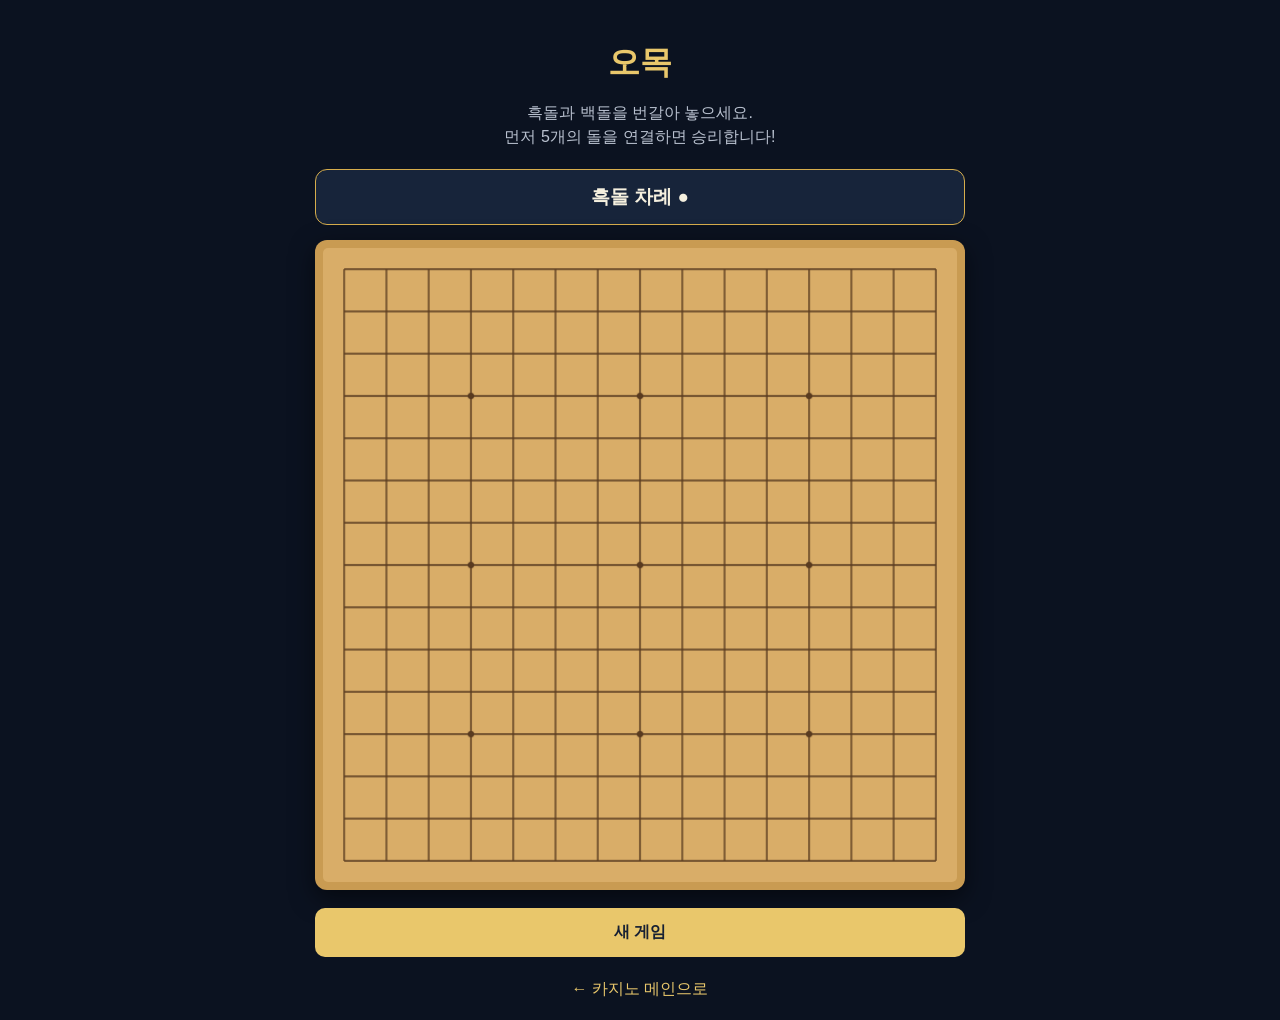
<file: games/omok.html>
<!DOCTYPE html>
<html lang="ko">
<head>
  <meta charset="UTF-8">
  <meta name="viewport" content="width=device-width, initial-scale=1.0">
  <meta name="theme-color" content="#0b1220">
  <title>오목 | 카지노</title>
  <style>
    * { box-sizing: border-box; }

    body {
      margin: 0;
      min-height: 100vh;
      padding: 20px 12px;
      display: flex;
      justify-content: center;
      align-items: center;
      background: #0b1220;
      color: #f5f0df;
      font-family: Arial, sans-serif;
    }

    .game {
      width: 100%;
      max-width: 650px;
      text-align: center;
    }

    h1 {
      color: #e9c76b;
      margin-bottom: 8px;
    }

    .description {
      color: #b8c0ce;
      line-height: 1.5;
      margin-bottom: 20px;
    }

    .status {
      padding: 14px;
      margin-bottom: 15px;
      border: 1px solid #d6ad4c;
      border-radius: 12px;
      background: #17243a;
      font-size: 19px;
      font-weight: bold;
    }

    .board-wrap {
      width: 100%;
      padding: 8px;
      border-radius: 12px;
      background: #c99b52;
      box-shadow: 0 8px 25px #0008;
    }

    canvas {
      display: block;
      width: 100%;
      height: auto;
      border-radius: 5px;
      touch-action: manipulation;
    }

    .buttons {
      display: flex;
      gap: 10px;
      margin-top: 18px;
    }

    button {
      flex: 1;
      padding: 14px;
      border: 0;
      border-radius: 10px;
      background: #e9c76b;
      color: #172033;
      font-size: 16px;
      font-weight: bold;
      cursor: pointer;
    }

    button:active {
      transform: scale(0.98);
    }

    .back {
      display: inline-block;
      margin-top: 22px;
      color: #e9c76b;
      text-decoration: none;
    }
  </style>
</head>
<body>
  <main class="game">
    <h1>오목</h1>
    <p class="description">
      흑돌과 백돌을 번갈아 놓으세요.<br>
      먼저 5개의 돌을 연결하면 승리합니다!
    </p>

    <div class="status" id="status">흑돌 차례 ●</div>

    <div class="board-wrap">
      <canvas id="board" width="600" height="600"></canvas>
    </div>

    <div class="buttons">
      <button id="restart">새 게임</button>
    </div>

    <a class="back" href="../index.html">← 카지노 메인으로</a>
  </main>

  <script>
    const canvas = document.getElementById("board");
    const ctx = canvas.getContext("2d");
    const statusText = document.getElementById("status");
    const restartButton = document.getElementById("restart");

    const SIZE = 15;
    const CELL = 40;
    const MARGIN = 20;

    let board = [];
    let turn = 1;
    let gameOver = false;

    function resetGame() {
      board = Array.from(
        { length: SIZE },
        () => Array(SIZE).fill(0)
      );

      turn = 1;
      gameOver = false;

      statusText.textContent = "흑돌 차례 ●";
      drawBoard();
    }

    function drawBoard() {
      ctx.clearRect(0, 0, 600, 600);

      ctx.fillStyle = "#d9ad68";
      ctx.fillRect(0, 0, 600, 600);

      ctx.strokeStyle = "#593b20";
      ctx.lineWidth = 1.4;

      for (let i = 0; i < SIZE; i++) {
        const pos = MARGIN + i * CELL;

        ctx.beginPath();
        ctx.moveTo(MARGIN, pos);
        ctx.lineTo(MARGIN + (SIZE - 1) * CELL, pos);
        ctx.stroke();

        ctx.beginPath();
        ctx.moveTo(pos, MARGIN);
        ctx.lineTo(pos, MARGIN + (SIZE - 1) * CELL);
        ctx.stroke();
      }

      // 화점
      const stars = [3, 7, 11];

      stars.forEach(x => {
        stars.forEach(y => {
          ctx.beginPath();
          ctx.arc(
            MARGIN + x * CELL,
            MARGIN + y * CELL,
            3,
            0,
            Math.PI * 2
          );
          ctx.fillStyle = "#593b20";
          ctx.fill();
        });
      });

      // 돌 그리기
      for (let y = 0; y < SIZE; y++) {
        for (let x = 0; x < SIZE; x++) {
          if (board[y][x] !== 0) {
            drawStone(x, y, board[y][x]);
          }
        }
      }
    }

    function drawStone(x, y, color) {
      const px = MARGIN + x * CELL;
      const py = MARGIN + y * CELL;

      const gradient = ctx.createRadialGradient(
        px - 7, py - 8, 2,
        px, py, 16
      );

      if (color === 1) {
        gradient.addColorStop(0, "#666");
        gradient.addColorStop(1, "#050505");
      } else {
        gradient.addColorStop(0, "#fff");
        gradient.addColorStop(1, "#c9c9c9");
      }

      ctx.beginPath();
      ctx.arc(px, py, 16, 0, Math.PI * 2);
      ctx.fillStyle = gradient;
      ctx.fill();

      ctx.strokeStyle = color === 1 ? "#000" : "#999";
      ctx.lineWidth = 1;
      ctx.stroke();
    }

    function checkWin(x, y, color) {
      const directions = [
        [1, 0],
        [0, 1],
        [1, 1],
        [1, -1]
      ];

      for (const [dx, dy] of directions) {
        let count = 1;

        for (const sign of [1, -1]) {
          let nx = x + dx * sign;
          let ny = y + dy * sign;

          while (
            nx >= 0 && nx < SIZE &&
            ny >= 0 && ny < SIZE &&
            board[ny][nx] === color
          ) {
            count++;
            nx += dx * sign;
            ny += dy * sign;
          }
        }

        if (count >= 5) return true;
      }

      return false;
    }

    function handleBoardClick(event) {
      if (gameOver) return;

      const rect = canvas.getBoundingClientRect();

      const scaleX = canvas.width / rect.width;
      const scaleY = canvas.height / rect.height;

      const px = (event.clientX - rect.left) * scaleX;
      const py = (event.clientY - rect.top) * scaleY;

      const x = Math.round((px - MARGIN) / CELL);
      const y = Math.round((py - MARGIN) / CELL);

      if (
        x < 0 || x >= SIZE ||
        y < 0 || y >= SIZE ||
        board[y][x] !== 0
      ) {
        return;
      }

      board[y][x] = turn;
      drawBoard();

      if (checkWin(x, y, turn)) {
        gameOver = true;
        statusText.textContent =
          turn === 1 ? "흑돌 승리! ●" : "백돌 승리! ○";
        return;
      }

      const isDraw = board.every(row =>
        row.every(cell => cell !== 0)
      );

      if (isDraw) {
        gameOver = true;
        statusText.textContent = "무승부!";
        return;
      }

      turn = turn === 1 ? 2 : 1;
      statusText.textContent =
        turn === 1 ? "흑돌 차례 ●" : "백돌 차례 ○";
    }

    canvas.addEventListener("pointerdown", handleBoardClick);
    restartButton.addEventListener("click", resetGame);

    resetGame();
  </script>
</body>
</html>
</file>
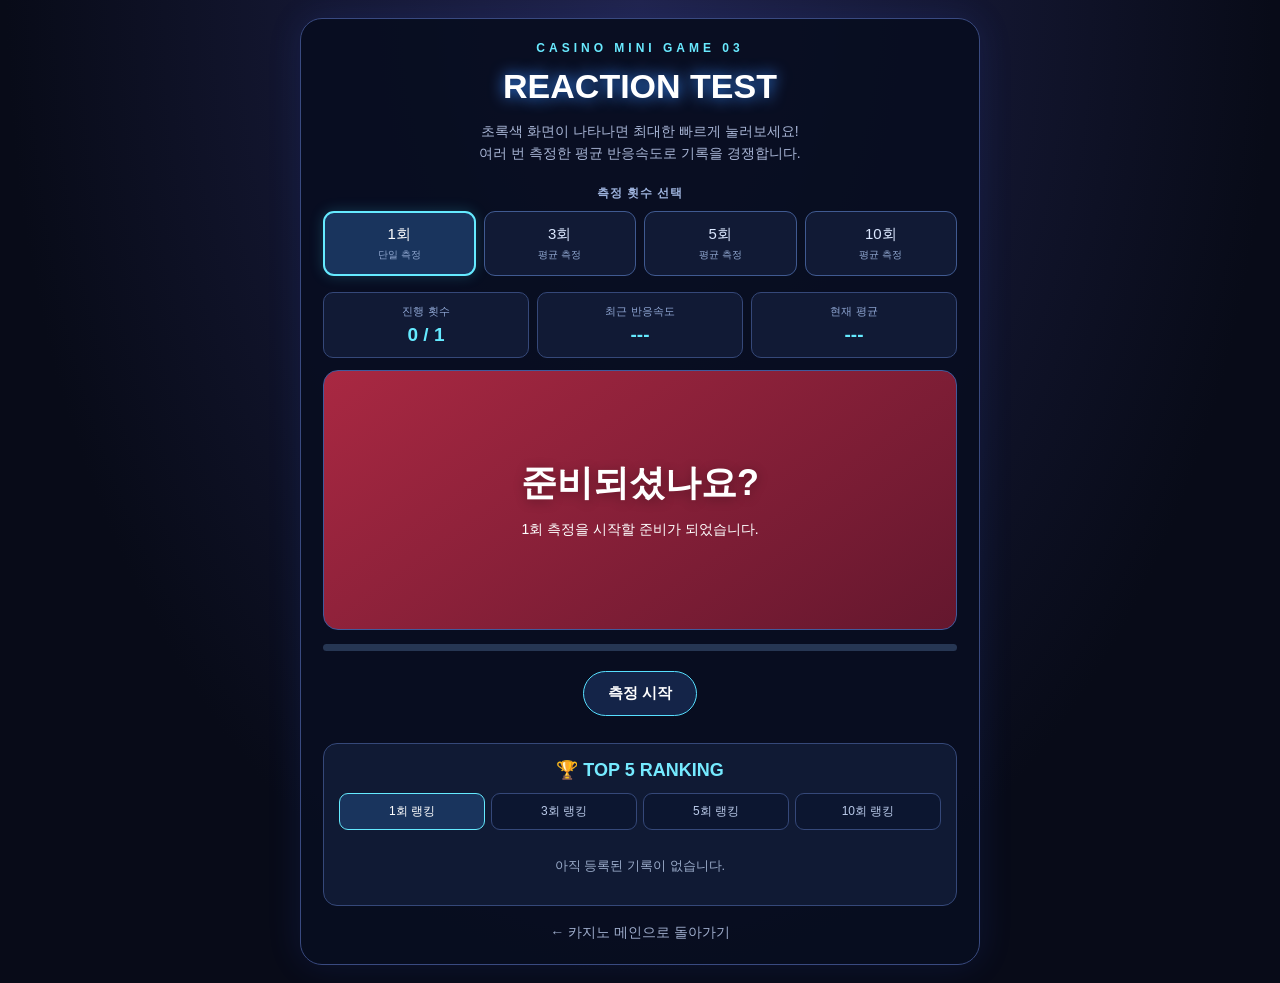
<file: games/reaction.html>
<!DOCTYPE html>
<html lang="ko">
<head>
<meta charset="UTF-8">
<meta name="viewport" content="width=device-width, initial-scale=1.0">
<meta name="theme-color" content="#080b18">
<title>REACTION TEST | 카지노</title>
<style>
*{box-sizing:border-box}
body{margin:0;min-height:100vh;padding:18px 12px;background:radial-gradient(ellipse at top,#20234c,#080b18 70%);color:#eaf5ff;font-family:Arial,"Noto Sans KR",sans-serif;text-align:center}
.container{width:100%;max-width:680px;margin:auto;padding:22px;border:1px solid #394a80;border-radius:22px;background:rgba(8,13,32,.94);box-shadow:0 0 35px rgba(57,100,255,.12)}
.eyebrow{color:#69eaff;font-size:12px;font-weight:bold;letter-spacing:4px}
h1{margin:12px 0 5px;font-size:34px;color:#fff;text-shadow:0 0 15px #398cff}
.description{color:#a8b5d5;font-size:14px;line-height:1.6}
.mode-area{margin:20px 0 14px}
.section-label{display:block;margin-bottom:9px;color:#9db2dc;font-size:12px;font-weight:bold;letter-spacing:1px}
.modes{display:grid;grid-template-columns:repeat(4,1fr);gap:8px}
.mode-btn{margin:0;padding:12px 5px;border:1px solid #405a91;border-radius:11px;background:#111a35;color:#dce8ff;font-size:15px}
.mode-btn.selected{border:2px solid #65eaff;background:#19345d;color:#fff;box-shadow:0 0 14px #40dfff35}
.mode-btn small{display:block;margin-top:4px;color:#91a8d1;font-size:10px}
.stats{display:grid;grid-template-columns:repeat(3,1fr);gap:8px;margin:16px 0 12px}
.stat{padding:11px 5px;border:1px solid #354879;border-radius:10px;background:#111a35}
.stat small{display:block;margin-bottom:5px;color:#8fa6d3;font-size:11px}
.stat strong{color:#65eaff;font-size:19px}
.play-area{position:relative;display:flex;min-height:260px;align-items:center;justify-content:center;overflow:hidden;border:1px solid #405a9c;border-radius:15px;background:#a9273d;transition:background .15s;user-select:none;-webkit-user-select:none;touch-action:manipulation;cursor:pointer}
.play-area.waiting{background:linear-gradient(145deg,#a92842,#64172e)}
.play-area.ready{background:linear-gradient(145deg,#12a96b,#08744d)}
.play-area.result{background:linear-gradient(145deg,#173765,#101d3e)}
.play-area.false{background:linear-gradient(145deg,#8c263b,#401326)}
.play-content{padding:22px}
.play-title{display:block;margin-bottom:10px;color:#fff;font-size:clamp(25px,6vw,36px);font-weight:900;text-shadow:0 2px 12px #0005}
.play-sub{color:#fff;font-size:14px;line-height:1.6}
.progress{height:7px;margin:14px 0 0;overflow:hidden;border-radius:20px;background:#263653}
.progress-fill{width:0;height:100%;background:linear-gradient(90deg,#55eaff,#ffe17a);transition:width .2s}
.actions{margin:15px 0}
button{cursor:pointer;font-family:inherit}
.main-btn{margin:5px;padding:12px 24px;border:1px solid #57dfff;border-radius:30px;background:#142448;color:white;font-size:15px;font-weight:bold}
.main-btn:hover{background:#24528b}
.result-panel{display:none;margin-top:14px;padding:15px;border:1px solid #354879;border-radius:13px;background:#101a34}
.result-panel.show{display:block}
.result-panel h2{margin:0 0 8px;color:#75eaff;font-size:20px}
.result-big{margin:8px 0;color:#ffe18b;font-size:32px;font-weight:bold}
.result-detail{color:#b8c8e8;font-size:13px;line-height:1.7}
.name-row{display:flex;gap:7px;margin-top:12px}
.name-input{min-width:0;flex:1;padding:11px;border:1px solid #4d6a9f;border-radius:9px;background:#080f25;color:white;font-size:15px;text-align:center}
.save-btn{margin:0;padding:11px 15px;border:1px solid #57dfff;border-radius:9px;background:#142448;color:#fff;font-weight:bold}
.rankings{margin-top:22px;padding:15px;border:1px solid #354879;border-radius:14px;background:#101a34;text-align:left}
.rankings h2{margin:0 0 12px;color:#75eaff;text-align:center;font-size:18px}
.rank-tabs{display:grid;grid-template-columns:repeat(4,1fr);gap:6px;margin-bottom:12px}
.rank-tab{margin:0;padding:9px 3px;border:1px solid #354879;border-radius:9px;background:#0c1630;color:#b9c9e8;font-size:12px}
.rank-tab.selected{border-color:#65eaff;background:#19345d;color:white}
.rank-row{display:grid;grid-template-columns:42px 1fr auto;gap:8px;padding:9px 5px;border-bottom:1px solid rgba(130,160,220,.15);color:#dce8ff;font-size:14px}
.rank-row:last-child{border-bottom:0}
.rank-number{color:#ffd875;font-weight:bold}
.rank-score{color:#69eaff;font-weight:bold}
.empty{padding:15px 5px;color:#9aabc9;text-align:center;font-size:13px}
.back{display:inline-block;margin-top:18px;color:#9eaccb;text-decoration:none;font-size:14px}
@media(max-width:390px){.container{padding:15px 10px}h1{font-size:29px}.play-area{min-height:230px}.stat strong{font-size:17px}.mode-btn{font-size:13px}.rank-tab{font-size:11px}}
</style>
</head>
<body>
<div class="container">
  <div class="eyebrow">CASINO MINI GAME 03</div>
  <h1>REACTION TEST</h1>
  <p class="description">초록색 화면이 나타나면 최대한 빠르게 눌러보세요!<br>여러 번 측정한 평균 반응속도로 기록을 경쟁합니다.</p>

  <div class="mode-area">
    <span class="section-label">측정 횟수 선택</span>
    <div class="modes" id="modeButtons">
      <button class="mode-btn selected" data-count="1">1회<small>단일 측정</small></button>
      <button class="mode-btn" data-count="3">3회<small>평균 측정</small></button>
      <button class="mode-btn" data-count="5">5회<small>평균 측정</small></button>
      <button class="mode-btn" data-count="10">10회<small>평균 측정</small></button>
    </div>
  </div>

  <div class="stats">
    <div class="stat"><small>진행 횟수</small><strong id="progressText">0 / 1</strong></div>
    <div class="stat"><small>최근 반응속도</small><strong id="currentText">---</strong></div>
    <div class="stat"><small>현재 평균</small><strong id="averageText">---</strong></div>
  </div>

  <div class="play-area waiting" id="playArea">
    <div class="play-content">
      <span class="play-title" id="playTitle">준비되셨나요?</span>
      <span class="play-sub" id="playSub">시작 버튼을 누르고 초록색 화면을 기다리세요.</span>
    </div>
  </div>
  <div class="progress"><div class="progress-fill" id="progressFill"></div></div>

  <div class="actions">
    <button class="main-btn" id="startButton">측정 시작</button>
    <button class="main-btn" id="resetButton" style="display:none">다시 측정</button>
  </div>

  <div class="result-panel" id="resultPanel">
    <h2 id="resultHeading">측정 완료!</h2>
    <div class="result-big" id="resultAverage">---</div>
    <div class="result-detail" id="resultDetail"></div>
    <div class="name-row">
      <input class="name-input" id="playerName" maxlength="10" placeholder="이름 입력">
      <button class="save-btn" id="saveButton">기록 저장</button>
    </div>
  </div>

  <div class="rankings">
    <h2>🏆 TOP 5 RANKING</h2>
    <div class="rank-tabs" id="rankTabs">
      <button class="rank-tab selected" data-count="1">1회 랭킹</button>
      <button class="rank-tab" data-count="3">3회 랭킹</button>
      <button class="rank-tab" data-count="5">5회 랭킹</button>
      <button class="rank-tab" data-count="10">10회 랭킹</button>
    </div>
    <div id="rankingList"></div>
  </div>

  <a class="back" href="../index.html">← 카지노 메인으로 돌아가기</a>
</div>

<script>
(() => {
"use strict";

const $ = id => document.getElementById(id);
const playArea = $("playArea");
const playTitle = $("playTitle");
const playSub = $("playSub");

const STORAGE_KEY = "casinoReactionRankingsV2";
const VALID_COUNTS = [1,3,5,10];

let selectedCount = 1;
let rankingCount = 1;
let state = "idle";
let round = 0;
let results = [];
let readyAt = 0;
let waitTimer = null;
let saved = false;

function getRankings(){
  try{
    const data = JSON.parse(localStorage.getItem(STORAGE_KEY) || "{}");
    return data && typeof data === "object" ? data : {};
  }catch{
    return {};
  }
}

function setScreen(type,title,sub){
  playArea.className = "play-area " + type;
  playTitle.textContent = title;
  playSub.textContent = sub;
}

function updateStats(){
  $("progressText").textContent = `${round} / ${selectedCount}`;
  $("currentText").textContent = results.length ? `${results[results.length-1]} ms` : "---";
  const avg = results.length ? results.reduce((a,b)=>a+b,0)/results.length : 0;
  $("averageText").textContent = results.length ? `${avg.toFixed(1)} ms` : "---";
  $("progressFill").style.width = `${round/selectedCount*100}%`;
}

function chooseMode(count){
  if(state === "waiting" || state === "ready") cancelSession();
  selectedCount = count;
  document.querySelectorAll(".mode-btn").forEach(btn=>{
    btn.classList.toggle("selected",Number(btn.dataset.count)===count);
  });
  $("resultPanel").classList.remove("show");
  $("startButton").style.display = "inline-block";
  $("resetButton").style.display = "none";
  round = 0;
  results = [];
  saved = false;
  updateStats();
  setScreen("waiting","준비되셨나요?",`${count}회 측정을 시작할 준비가 되었습니다.`);
  $("startButton").textContent = "측정 시작";
}

function cancelSession(){
  clearTimeout(waitTimer);
  waitTimer = null;
  state = "idle";
}

function beginSession(){
  clearTimeout(waitTimer);
  round = 0;
  results = [];
  saved = false;
  $("resultPanel").classList.remove("show");
  $("startButton").style.display = "none";
  $("resetButton").style.display = "inline-block";
  nextRound();
}

function nextRound(){
  state = "waiting";
  round++;
  updateStats();
  setScreen("waiting","기다리세요...","화면이 초록색으로 바뀌기 전에는 누르지 마세요!");

  const delay = 1500 + Math.random()*3000;
  waitTimer = setTimeout(()=>{
    if(state !== "waiting") return;
    state = "ready";
    readyAt = performance.now();
    setScreen("ready","지금 클릭!","화면을 최대한 빠르게 누르세요!");
  },delay);
}

function handlePlay(){
  if(state === "waiting"){
    clearTimeout(waitTimer);
    state = "false";
    setScreen("false","너무 빨랐어요!","초록색으로 바뀌기 전에 눌렀습니다. 다시 측정하세요.");
    $("startButton").style.display = "inline-block";
    $("startButton").textContent = "다시 시작";
    $("resetButton").style.display = "none";
    $("progressFill").style.width = "0%";
    round = 0;
    results = [];
    updateStats();
    return;
  }

  if(state !== "ready") return;

  const reaction = Math.round(performance.now()-readyAt);
  results.push(reaction);
  state = "result";
  updateStats();

  if(results.length >= selectedCount){
    finishSession();
  }else{
    const remaining = selectedCount-results.length;
    setScreen("result",`${reaction} ms`,`좋아요! ${remaining}회 더 측정합니다. 잠시 후 다음 측정이 시작됩니다.`);
    waitTimer = setTimeout(()=>{
      if(state === "result") nextRound();
    },900);
  }
}

function finishSession(){
  state = "finished";
  const average = results.reduce((a,b)=>a+b,0)/results.length;
  const formatted = average.toFixed(1);

  setScreen("result",`${formatted} ms`,"평균 반응속도 측정 완료!");
  $("resultHeading").textContent = `${selectedCount}회 측정 완료!`;
  $("resultAverage").textContent = `${formatted} ms`;
  $("resultDetail").textContent =
    `측정 결과: ${results.join(" ms · ")} ms | 총 ${selectedCount}회 평균`;
  $("resultPanel").classList.add("show");
  $("startButton").style.display = "none";
  $("resetButton").style.display = "inline-block";
  $("saveButton").disabled = false;
  $("saveButton").textContent = "기록 저장";
}

function saveResult(){
  if(state !== "finished" || saved) return;

  const name = $("playerName").value.trim().slice(0,10) || "PLAYER";
  const average = results.reduce((a,b)=>a+b,0)/results.length;
  const data = getRankings();
  const key = String(selectedCount);

  if(!Array.isArray(data[key])) data[key] = [];
  data[key].push({
    name,
    average: Number(average.toFixed(1)),
    attempts: [...results],
    date: Date.now()
  });

  data[key].sort((a,b)=>a.average-b.average);
  data[key] = data[key].slice(0,5);

  try{
    localStorage.setItem(STORAGE_KEY,JSON.stringify(data));
    saved = true;
    $("saveButton").disabled = true;
    $("saveButton").textContent = "저장 완료";
    rankingCount = selectedCount;
    renderRanking();
  }catch{
    $("resultDetail").textContent = "기록 저장에 실패했습니다. 브라우저 저장 공간을 확인하세요.";
  }
}

function renderRanking(){
  const data = getRankings();
  const records = Array.isArray(data[String(rankingCount)]) ? data[String(rankingCount)] : [];
  const list = $("rankingList");
  list.innerHTML = "";

  if(!records.length){
    list.innerHTML = '<div class="empty">아직 등록된 기록이 없습니다.</div>';
  }else{
    records.slice(0,5).forEach((record,index)=>{
      const row = document.createElement("div");
      row.className = "rank-row";

      const rank = document.createElement("span");
      rank.className = "rank-number";
      rank.textContent = `${index+1}위`;

      const name = document.createElement("span");
      name.textContent = record.name;

      const score = document.createElement("span");
      score.className = "rank-score";
      score.textContent = `${Number(record.average).toFixed(1)} ms`;

      row.append(rank,name,score);
      list.appendChild(row);
    });
  }

  document.querySelectorAll(".rank-tab").forEach(btn=>{
    btn.classList.toggle("selected",Number(btn.dataset.count)===rankingCount);
  });
}

document.querySelectorAll(".mode-btn").forEach(btn=>{
  btn.addEventListener("click",()=>chooseMode(Number(btn.dataset.count)));
});

document.querySelectorAll(".rank-tab").forEach(btn=>{
  btn.addEventListener("click",()=>{
    rankingCount = Number(btn.dataset.count);
    renderRanking();
  });
});

$("startButton").addEventListener("click",beginSession);
$("resetButton").addEventListener("click",()=>{
  cancelSession();
  beginSession();
});
$("saveButton").addEventListener("click",saveResult);
playArea.addEventListener("pointerdown",handlePlay);

chooseMode(1);
renderRanking();
})();
</script>
</body>
</html>
</file>
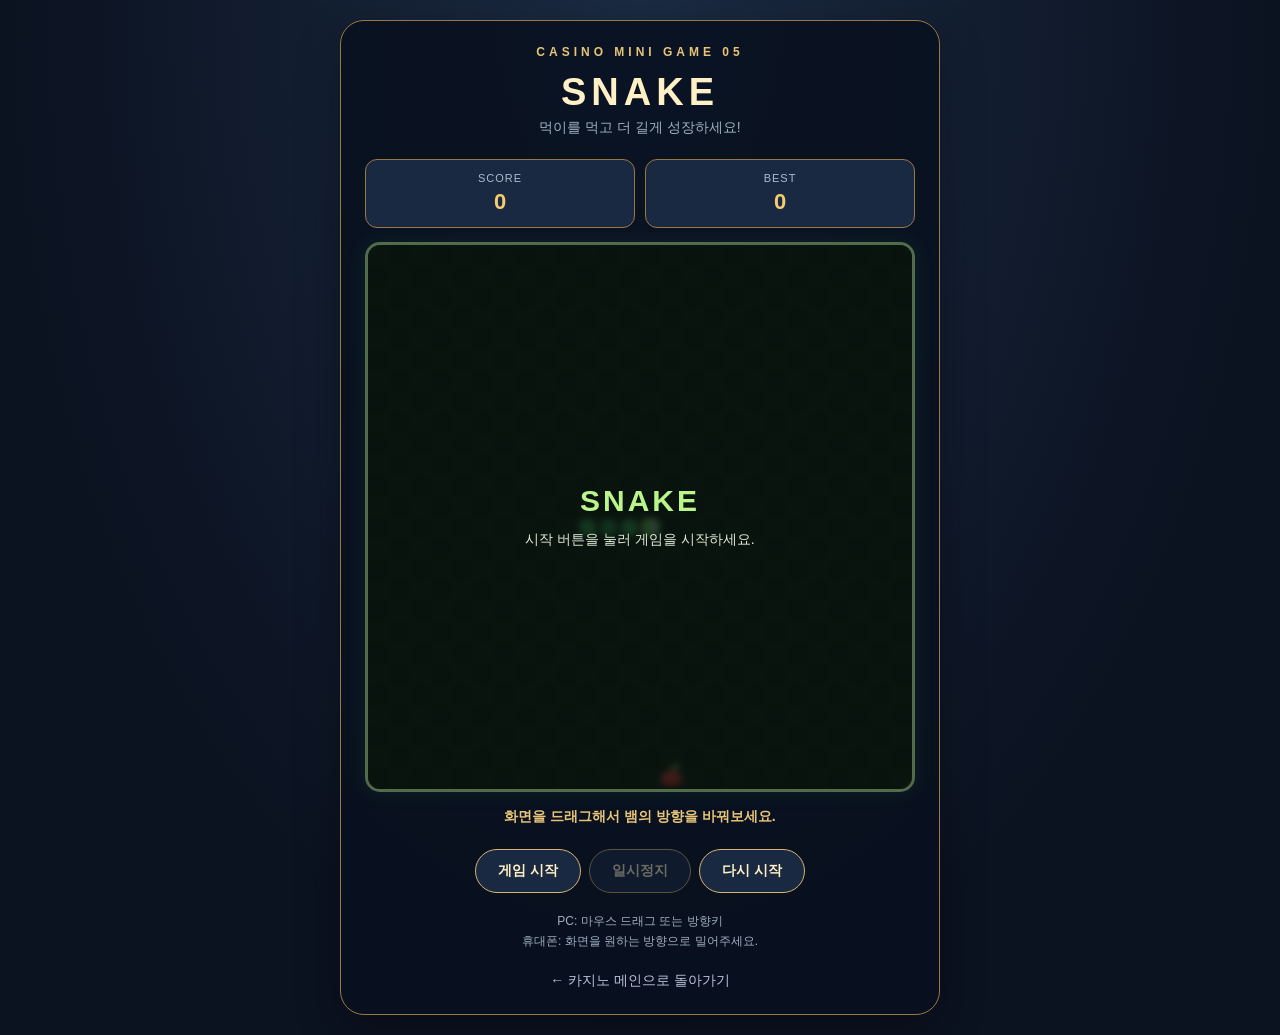
<file: games/snake.html>
<!DOCTYPE html>
<html lang="ko">
<head>
<meta charset="UTF-8">
<meta name="viewport" content="width=device-width, initial-scale=1.0">
<meta name="theme-color" content="#0b1220">
<title>SNAKE | 카지노</title>

<style>
* {
  box-sizing: border-box;
}

body {
  margin: 0;
  min-height: 100vh;
  padding: 20px 14px;
  background: radial-gradient(ellipse at top, #1b2b43, #0b1220 70%);
  color: #fff0c5;
  font-family: Arial, "Noto Sans KR", sans-serif;
  text-align: center;
}

.container {
  width: 100%;
  max-width: 600px;
  margin: 0 auto;
  padding: 24px;
  border: 1px solid #9b7840;
  border-radius: 24px;
  background: rgba(9, 17, 31, 0.88);
  box-shadow: 0 15px 45px rgba(0, 0, 0, 0.3);
}

.eyebrow {
  color: #e7c477;
  letter-spacing: 4px;
  font-size: 12px;
  font-weight: bold;
}

h1 {
  margin: 12px 0 5px;
  font-size: 38px;
  letter-spacing: 5px;
}

.description {
  color: #9eafbd;
  font-size: 14px;
  margin-bottom: 22px;
}

.scoreboard {
  display: flex;
  gap: 10px;
  margin-bottom: 14px;
}

.score-box {
  flex: 1;
  padding: 12px;
  border: 1px solid #9b7840;
  border-radius: 12px;
  background: #192941;
}

.score-box small {
  display: block;
  color: #aebbd0;
  font-size: 11px;
  margin-bottom: 5px;
  letter-spacing: 1px;
}

.score-box strong {
  color: #f5ca70;
  font-size: 22px;
}

.game-wrap {
  position: relative;
  width: 100%;
  overflow: hidden;
  border: 3px solid #526b4b;
  border-radius: 15px;
  background: #17251e;
  box-shadow: 0 0 20px rgba(65, 150, 70, 0.12);
}

canvas {
  display: block;
  width: 100%;
  height: auto;
  touch-action: none;
  user-select: none;
  -webkit-user-select: none;
}

.game-overlay {
  position: absolute;
  inset: 0;
  display: flex;
  flex-direction: column;
  justify-content: center;
  align-items: center;
  gap: 10px;
  padding: 20px;
  background: rgba(5, 14, 10, 0.76);
  backdrop-filter: blur(3px);
}

.game-overlay[hidden] {
  display: none;
}

.overlay-title {
  color: #b9f58b;
  font-size: 30px;
  font-weight: bold;
  letter-spacing: 3px;
}

.overlay-description {
  color: #e0ebd6;
  font-size: 14px;
  line-height: 1.6;
}

.message {
  min-height: 25px;
  margin: 16px 0;
  color: #e7c477;
  font-weight: bold;
  font-size: 14px;
}

.buttons {
  display: flex;
  justify-content: center;
  gap: 8px;
  flex-wrap: wrap;
}

button {
  border: 1px solid #d5b46c;
  border-radius: 25px;
  padding: 12px 22px;
  background: #192941;
  color: #fff0c5;
  font-size: 14px;
  font-weight: bold;
  cursor: pointer;
}

button:hover:not(:disabled) {
  background: #80602c;
}

button:disabled {
  opacity: 0.4;
  cursor: not-allowed;
}

.hint {
  margin-top: 18px;
  color: #9eafbd;
  font-size: 12px;
  line-height: 1.7;
}

.back {
  display: inline-block;
  margin-top: 20px;
  color: #b8c2d4;
  text-decoration: none;
  font-size: 14px;
}

.back:hover {
  color: #f5ca70;
}

@media (max-width: 420px) {
  body {
    padding: 12px 8px;
  }

  .container {
    padding: 16px 12px;
  }

  h1 {
    font-size: 32px;
  }

  .score-box {
    padding: 10px 5px;
  }

  .score-box strong {
    font-size: 19px;
  }

  button {
    padding: 11px 17px;
  }
}
</style>
</head>

<body>

<div class="container">

  <div class="eyebrow">CASINO MINI GAME 05</div>

  <h1>SNAKE</h1>

  <div class="description">
    먹이를 먹고 더 길게 성장하세요!
  </div>

  <div class="scoreboard">

    <div class="score-box">
      <small>SCORE</small>
      <strong id="score">0</strong>
    </div>

    <div class="score-box">
      <small>BEST</small>
      <strong id="best">0</strong>
    </div>

  </div>

  <div class="game-wrap">

    <canvas
      id="game"
      width="520"
      height="520">
    </canvas>

    <div class="game-overlay" id="overlay">

      <div class="overlay-title" id="overlayTitle">
        SNAKE
      </div>

      <div class="overlay-description" id="overlayDescription">
        시작 버튼을 눌러 게임을 시작하세요.
      </div>

    </div>

  </div>

  <div class="message" id="message">
    화면을 드래그해서 뱀의 방향을 바꿔보세요.
  </div>

  <div class="buttons">

    <button id="startButton">
      게임 시작
    </button>

    <button id="pauseButton" disabled>
      일시정지
    </button>

    <button id="resetButton">
      다시 시작
    </button>

  </div>

  <div class="hint">
    PC: 마우스 드래그 또는 방향키<br>
    휴대폰: 화면을 원하는 방향으로 밀어주세요.
  </div>

  <a class="back" href="../index.html">
    ← 카지노 메인으로 돌아가기
  </a>

</div>

<script>
(() => {
  "use strict";

  const canvas = document.getElementById("game");
  const ctx = canvas.getContext("2d");

  const scoreText = document.getElementById("score");
  const bestText = document.getElementById("best");

  const message = document.getElementById("message");

  const startButton = document.getElementById("startButton");
  const pauseButton = document.getElementById("pauseButton");
  const resetButton = document.getElementById("resetButton");

  const overlay = document.getElementById("overlay");
  const overlayTitle = document.getElementById("overlayTitle");
  const overlayDescription =
    document.getElementById("overlayDescription");

  // 게임판 설정
  const CELL = 20;
  const COLS = canvas.width / CELL;
  const ROWS = canvas.height / CELL;

  // 속도 설정
  const INITIAL_SPEED = 150;
  const MIN_SPEED = 65;
  const SPEED_DECREASE = 4;

  let snake = [];
  let food = {};

  let direction = { x: 1, y: 0 };
  let nextDirection = { x: 1, y: 0 };

  let score = 0;
  let best = 0;

  let speed = INITIAL_SPEED;
  let timer = null;

  let gameState = "ready";
  let turnLocked = false;

  let dragStartX = 0;
  let dragStartY = 0;
  let activePointer = false;

  // 최고 기록 불러오기
  try {
    best = Number(
      localStorage.getItem("casinoSnakeBest")
    ) || 0;
  } catch (error) {
    best = 0;
  }

  bestText.textContent = best;

  // 뱀 초기화
  function createSnake() {
    const centerX = Math.floor(COLS / 2);
    const centerY = Math.floor(ROWS / 2);

    snake = [
      { x: centerX, y: centerY },
      { x: centerX - 1, y: centerY },
      { x: centerX - 2, y: centerY },
      { x: centerX - 3, y: centerY }
    ];

    direction = { x: 1, y: 0 };
    nextDirection = { x: 1, y: 0 };

    turnLocked = false;
  }

  // 먹이 생성
  function createFood() {
    const emptyCells = [];

    for (let y = 0; y < ROWS; y++) {
      for (let x = 0; x < COLS; x++) {

        const occupied = snake.some(segment =>
          segment.x === x && segment.y === y
        );

        if (!occupied) {
          emptyCells.push({ x, y });
        }
      }
    }

    if (emptyCells.length === 0) {
      finishGame(true);
      return;
    }

    const randomIndex =
      Math.floor(Math.random() * emptyCells.length);

    food = emptyCells[randomIndex];
  }

  // 점수 표시
  function updateScore() {
    scoreText.textContent = score;
    bestText.textContent = best;
  }

  // 최고 기록 저장
  function saveBest() {
    if (score <= best) return;

    best = score;

    try {
      localStorage.setItem(
        "casinoSnakeBest",
        String(best)
      );
    } catch (error) {
      console.warn("기록 저장 오류:", error);
    }

    updateScore();
  }

  // 둥근 사각형
  function roundedRect(x, y, width, height, radius) {
    ctx.beginPath();

    ctx.roundRect(
      x,
      y,
      width,
      height,
      radius
    );

    ctx.fill();
  }

  // 게임판 배경
  function drawBackground() {
    ctx.fillStyle = "#17251e";
    ctx.fillRect(0, 0, canvas.width, canvas.height);

    // 바둑판처럼 은은한 잔디 타일
    for (let y = 0; y < ROWS; y++) {
      for (let x = 0; x < COLS; x++) {

        if ((x + y) % 2 === 0) {
          ctx.fillStyle = "rgba(100, 160, 80, 0.055)";

          ctx.fillRect(
            x * CELL,
            y * CELL,
            CELL,
            CELL
          );
        }
      }
    }

    // 미세한 격자
    ctx.strokeStyle = "rgba(210, 230, 180, 0.045)";
    ctx.lineWidth = 1;

    for (let x = 0; x <= canvas.width; x += CELL) {
      ctx.beginPath();
      ctx.moveTo(x, 0);
      ctx.lineTo(x, canvas.height);
      ctx.stroke();
    }

    for (let y = 0; y <= canvas.height; y += CELL) {
      ctx.beginPath();
      ctx.moveTo(0, y);
      ctx.lineTo(canvas.width, y);
      ctx.stroke();
    }
  }

  // 사과 그리기
  function drawFood() {
    const x = food.x * CELL + CELL / 2;
    const y = food.y * CELL + CELL / 2;

    // 사과 그림자
    ctx.beginPath();
    ctx.arc(x, y + 3, 7, 0, Math.PI * 2);
    ctx.fillStyle = "rgba(0,0,0,0.25)";
    ctx.fill();

    // 사과 몸통
    ctx.beginPath();

    ctx.arc(
      x - 3,
      y,
      7,
      0,
      Math.PI * 2
    );

    ctx.arc(
      x + 3,
      y,
      7,
      0,
      Math.PI * 2
    );

    ctx.fillStyle = "#f04444";
    ctx.fill();

    // 사과 윗부분
    ctx.beginPath();
    ctx.arc(x, y - 4, 4, Math.PI, 0);
    ctx.fillStyle = "#ff6868";
    ctx.fill();

    // 줄기
    ctx.beginPath();
    ctx.moveTo(x, y - 8);
    ctx.lineTo(x + 1, y - 13);

    ctx.strokeStyle = "#8d5a2b";
    ctx.lineWidth = 2;
    ctx.stroke();

    // 잎
    ctx.beginPath();

    ctx.ellipse(
      x + 4,
      y - 11,
      4,
      2,
      -0.5,
      0,
      Math.PI * 2
    );

    ctx.fillStyle = "#8dd66d";
    ctx.fill();
  }

  // 뱀 몸통
  function drawSnakeBody() {
    for (let i = snake.length - 1; i >= 1; i--) {
      const segment = snake[i];

      const x = segment.x * CELL;
      const y = segment.y * CELL;

      // 몸통
      ctx.fillStyle = i % 2 === 0
        ? "#369d55"
        : "#43b765";

      roundedRect(
        x + 2,
        y + 2,
        CELL - 4,
        CELL - 4,
        6
      );

      // 은은한 빛
      ctx.fillStyle = "rgba(195,255,175,0.23)";

      roundedRect(
        x + 5,
        y + 4,
        7,
        3,
        2
      );
    }
  }

  // 뱀 머리
  function drawSnakeHead() {
    const head = snake[0];

    const x = head.x * CELL;
    const y = head.y * CELL;

    // 머리 그림자
    ctx.fillStyle = "rgba(0,0,0,0.2)";

    roundedRect(
      x + 1,
      y + 3,
      CELL - 2,
      CELL - 2,
      7
    );

    // 머리 몸통
    const gradient = ctx.createLinearGradient(
      x,
      y,
      x + CELL,
      y + CELL
    );

    gradient.addColorStop(0, "#a5f17c");
    gradient.addColorStop(1, "#54c768");

    ctx.fillStyle = gradient;

    roundedRect(
      x + 1,
      y + 1,
      CELL - 2,
      CELL - 2,
      7
    );

    // 눈 위치 설정
    let eyes;

    if (direction.x === 1) {
      eyes = [
        [0.68, 0.32],
        [0.68, 0.68]
      ];
    } else if (direction.x === -1) {
      eyes = [
        [0.32, 0.32],
        [0.32, 0.68]
      ];
    } else if (direction.y === -1) {
      eyes = [
        [0.32, 0.32],
        [0.68, 0.32]
      ];
    } else {
      eyes = [
        [0.32, 0.68],
        [0.68, 0.68]
      ];
    }

    eyes.forEach(([ex, ey]) => {
      const eyeX = x + CELL * ex;
      const eyeY = y + CELL * ey;

      // 눈 흰자
      ctx.beginPath();
      ctx.arc(
        eyeX,
        eyeY,
        3.2,
        0,
        Math.PI * 2
      );

      ctx.fillStyle = "#ffffff";
      ctx.fill();

      // 검은 눈동자
      ctx.beginPath();
      ctx.arc(
        eyeX,
        eyeY,
        1.7,
        0,
        Math.PI * 2
      );

      ctx.fillStyle = "#15371b";
      ctx.fill();
    });
  }

  // 전체 화면 그리기
  function draw() {
    drawBackground();
    drawFood();
    drawSnakeBody();
    drawSnakeHead();
  }

  // 방향 변경
  function changeDirection(newDirection) {
    if (gameState !== "running") return;
    if (turnLocked) return;

    // 반대 방향으로 이동 금지
    if (
      newDirection.x === -direction.x &&
      newDirection.y === -direction.y
    ) {
      return;
    }

    nextDirection = newDirection;
    turnLocked = true;
  }

  // 실제 게임 진행
  function tick() {
    if (gameState !== "running") return;

    direction = { ...nextDirection };
    turnLocked = false;

    const head = {
      x: snake[0].x + direction.x,
      y: snake[0].y + direction.y
    };

    const eating =
      head.x === food.x &&
      head.y === food.y;

    // 벽 충돌
    if (
      head.x < 0 ||
      head.x >= COLS ||
      head.y < 0 ||
      head.y >= ROWS
    ) {
      finishGame(false);
      return;
    }

    // 자기 몸 충돌
    // 먹지 않는 경우 마지막 꼬리는 이동하므로 검사에서 제외
    const bodyToCheck = eating
      ? snake
      : snake.slice(0, -1);

    const hitBody = bodyToCheck.some(segment =>
      segment.x === head.x &&
      segment.y === head.y
    );

    if (hitBody) {
      finishGame(false);
      return;
    }

    // 머리 추가
    snake.unshift(head);

    // 먹이를 먹으면 길이 증가
    if (eating) {
      score += 10;

      speed = Math.max(
        MIN_SPEED,
        INITIAL_SPEED -
        Math.floor(score / 10) * SPEED_DECREASE
      );

      saveBest();
      updateScore();

      createFood();

      if (gameState !== "running") return;

      message.textContent =
        "GOOD! 뱀이 더 길어졌습니다!";

      // 속도 변경
      startTimer();
    } else {
      // 먹이를 먹지 않으면 꼬리 제거
      snake.pop();
    }

    draw();
  }

  // 게임 타이머
  function startTimer() {
    clearInterval(timer);

    timer = setInterval(tick, speed);
  }

  // 게임 시작
  function startGame() {
    if (gameState === "over") {
      resetGame();
    }

    if (gameState === "running") return;

    gameState = "running";

    overlay.hidden = true;

    message.textContent =
      "먹이를 먹고 최고 기록에 도전하세요!";

    startButton.textContent = "게임 진행 중";
    startButton.disabled = true;

    pauseButton.disabled = false;
    pauseButton.textContent = "일시정지";

    startTimer();
  }

  // 일시정지
  function pauseGame() {
    if (gameState === "running") {
      gameState = "paused";

      clearInterval(timer);

      overlay.hidden = false;
      overlayTitle.textContent = "PAUSED";
      overlayDescription.textContent =
        "게임이 일시정지되었습니다.";

      message.textContent = "일시정지 상태";

      pauseButton.textContent = "계속하기";
      return;
    }

    if (gameState === "paused") {
      gameState = "running";

      overlay.hidden = true;

      message.textContent =
        "게임을 계속 진행합니다!";

      pauseButton.textContent = "일시정지";

      startTimer();
    }
  }

  // 게임 종료
  function finishGame(won) {
    gameState = "over";

    clearInterval(timer);

    saveBest();

    overlay.hidden = false;

    if (won) {
      overlayTitle.textContent = "YOU WIN!";
      overlayDescription.textContent =
        "게임판의 모든 공간을 채웠습니다!";
      message.textContent = "축하합니다!";
    } else {
      overlayTitle.textContent = "GAME OVER";
      overlayDescription.textContent =
        `최종 점수: ${score}점`;
      message.textContent =
        "뱀이 벽이나 자기 몸에 부딪혔습니다.";
    }

    startButton.textContent = "다시 도전";
    startButton.disabled = false;

    pauseButton.disabled = true;
  }

  // 게임 초기화
  function resetGame() {
    clearInterval(timer);

    score = 0;
    speed = INITIAL_SPEED;

    gameState = "ready";

    createSnake();
    createFood();

    updateScore();
    draw();

    overlay.hidden = false;

    overlayTitle.textContent = "SNAKE";
    overlayDescription.textContent =
      "시작 버튼을 눌러 게임을 시작하세요.";

    message.textContent =
      "화면을 드래그해서 뱀의 방향을 바꿔보세요.";

    startButton.textContent = "게임 시작";
    startButton.disabled = false;

    pauseButton.textContent = "일시정지";
    pauseButton.disabled = true;
  }

  // 방향키 및 WASD
  document.addEventListener("keydown", event => {
    const keys = {
      ArrowUp: { x: 0, y: -1 },
      ArrowDown: { x: 0, y: 1 },
      ArrowLeft: { x: -1, y: 0 },
      ArrowRight: { x: 1, y: 0 },
      w: { x: 0, y: -1 },
      s: { x: 0, y: 1 },
      a: { x: -1, y: 0 },
      d: { x: 1, y: 0 }
    };

    const key = keys[event.key] || keys[event.key.toLowerCase()];

    if (key) {
      event.preventDefault();
      changeDirection(key);
    }

    if (
      event.code === "Space" &&
      gameState !== "over"
    ) {
      event.preventDefault();
      pauseGame();
    }
  });

  // 드래그 시작
  canvas.addEventListener("pointerdown", event => {
    activePointer = true;

    dragStartX = event.clientX;
    dragStartY = event.clientY;

    canvas.setPointerCapture(event.pointerId);
  });

  // 드래그 종료 후 이동 방향 계산
  canvas.addEventListener("pointerup", event => {
    if (!activePointer) return;

    activePointer = false;

    const dx = event.clientX - dragStartX;
    const dy = event.clientY - dragStartY;

    const threshold = 15;

    if (
      Math.max(Math.abs(dx), Math.abs(dy)) < threshold
    ) {
      return;
    }

    // 가로 또는 세로 중 더 큰 움직임을 기준으로 방향 결정
    if (Math.abs(dx) > Math.abs(dy)) {
      changeDirection({
        x: dx > 0 ? 1 : -1,
        y: 0
      });
    } else {
      changeDirection({
        x: 0,
        y: dy > 0 ? 1 : -1
      });
    }
  });

  canvas.addEventListener("pointercancel", () => {
    activePointer = false;
  });

  // 버튼 연결
  startButton.addEventListener("click", startGame);

  pauseButton.addEventListener("click", pauseGame);

  resetButton.addEventListener("click", resetGame);

  // 최초 실행
  resetGame();

})();
</script>

</body>
</html>
</file>
<file: css/style.css>
* {
  box-sizing: border-box;
}

:root {
  --background: #0b1220;
  --panel: #192941;
  --panel-light: #21344e;
  --gold: #e7c477;
  --gold-dark: #9b7840;
  --text: #fff0c5;
  --muted: #aebbd0;
}

html {
  min-height: 100%;
  background: var(--background);
}

body {
  margin: 0;
  min-height: 100vh;
  padding: 22px 14px;
  background:
    radial-gradient(ellipse at top, #1b2b43 0%, #0b1220 58%);
  color: var(--text);
  font-family: Arial, "Noto Sans KR", sans-serif;
}

button,
a {
  font: inherit;
}

.page {
  width: 100%;
  max-width: 920px;
  margin: 0 auto;
  padding: 38px;
  border: 1px solid rgba(231, 196, 119, 0.65);
  border-radius: 35px;
  background: rgba(9, 17, 31, 0.55);
}

/* 상단 타이틀 */

.hero {
  max-width: 620px;
  margin: 0 auto 54px;
  padding: 32px 20px;
  text-align: center;
  border: 1px solid var(--gold-dark);
  border-radius: 34px;
  background: linear-gradient(145deg, #1c2e49, #142238);
}

.eyebrow,
.section-eyebrow {
  color: var(--gold);
  font-weight: 800;
  letter-spacing: 5px;
}

.eyebrow {
  font-size: 15px;
}

.hero h1 {
  margin: 20px 0 12px;
  color: var(--text);
  font-size: clamp(38px, 7vw, 62px);
  letter-spacing: 5px;
}

.hero p {
  margin: 0;
  color: var(--muted);
  font-size: clamp(15px, 3vw, 21px);
}

/* 게임 설명 */

.guide-section {
  margin-bottom: 42px;
  text-align: center;
}

.section-eyebrow {
  font-size: 14px;
}

.guide-section h2,
.games-heading h2 {
  margin: 12px 0;
  color: var(--text);
  font-size: 30px;
}

.section-description {
  margin: 0 0 24px;
  color: var(--muted);
  line-height: 1.6;
}

.description-grid {
  display: grid;
  grid-template-columns: repeat(4, minmax(0, 1fr));
  gap: 12px;
}

.description-card {
  min-height: 95px;
  padding: 16px 8px;
  border: 1px solid var(--gold-dark);
  border-radius: 16px;
  background: var(--panel);
  color: var(--text);
  cursor: pointer;
  transition: 0.2s;
}

.description-card:hover,
.mini-game-button:hover {
  transform: translateY(-3px);
  border-color: var(--gold);
  background: var(--panel-light);
}

.card-number {
  display: block;
  margin-bottom: 10px;
  color: var(--gold);
  font-size: 11px;
  letter-spacing: 2px;
}

.description-card strong {
  color: var(--text);
  font-size: 16px;
}

/* 미니게임 영역 */

.games-section {
  margin: 0 0 34px;
  padding: 28px;
  border: 1px solid rgba(231, 196, 119, 0.5);
  border-radius: 30px;
  background: linear-gradient(145deg, #1b2c44, #142137);
}

.games-heading {
  display: flex;
  align-items: center;
  justify-content: space-between;
  gap: 12px;
  margin-bottom: 22px;
}

.games-heading h2 {
  margin-bottom: 0;
}

.zone-label {
  padding: 12px 18px;
  border: 1px solid var(--gold-dark);
  border-radius: 30px;
  color: var(--gold);
  font-size: 13px;
  letter-spacing: 2px;
  white-space: nowrap;
}

.mini-game-grid {
  display: grid;
  grid-template-columns: repeat(3, minmax(0, 1fr));
  gap: 14px;
}

.mini-game-button {
  min-height: 105px;
  padding: 18px 10px;
  border: 1px solid rgba(231, 196, 119, 0.35);
  border-radius: 17px;
  background: #101d30;
  color: var(--text);
  cursor: pointer;
  transition: 0.2s;
}

.mini-game-button span {
  display: block;
  color: var(--text);
  font-size: 19px;
  font-weight: bold;
}

.mini-game-button small {
  display: block;
  margin-top: 10px;
  color: var(--muted);
  font-size: 13px;
}

.mini-game-button.available {
  border-color: var(--gold);
  background: linear-gradient(145deg, #263954, #17263b);
}

.mini-game-button.available small {
  color: var(--gold);
  font-weight: bold;
  letter-spacing: 1px;
}

/* 로또 버튼 */

.lotto-link {
  display: flex;
  align-items: center;
  gap: 18px;
  padding: 24px;
  border: 1px solid var(--gold);
  border-radius: 24px;
  background: linear-gradient(110deg, #8b642b, #263044);
  color: var(--text);
  text-decoration: none;
  transition: 0.2s;
}

.lotto-link:hover {
  transform: translateY(-3px);
  filter: brightness(1.12);
}

.lotto-icon {
  font-size: 42px;
}

.lotto-info {
  flex: 1;
  min-width: 0;
}

.lotto-info strong {
  display: block;
  margin-bottom: 8px;
  color: var(--text);
  font-size: 25px;
}

.lotto-info small {
  color: #f0dfbd;
  font-size: 15px;
  line-height: 1.5;
}

.lotto-arrow {
  color: var(--gold);
  font-size: 42px;
}

/* 하단 */

footer {
  margin-top: 42px;
  color: #77869c;
  font-size: 13px;
  letter-spacing: 6px;
  text-align: center;
}

/* 팝업 */

.modal {
  position: fixed;
  inset: 0;
  z-index: 100;
  display: none;
  align-items: center;
  justify-content: center;
  padding: 18px;
  background: rgba(0, 0, 0, 0.78);
}

.modal.is-open {
  display: flex;
}

.modal-card {
  width: 100%;
  max-width: 540px;
  padding: 42px;
  border: 1px solid var(--gold);
  border-radius: 28px;
  background: linear-gradient(145deg, #1b2d47, #142137);
  box-shadow: 0 20px 70px rgba(0, 0, 0, 0.45);
}

.modal-card h2 {
  margin: 22px 0;
  color: var(--text);
  font-size: 32px;
}

.modal-card p {
  min-height: 80px;
  color: #d6dfec;
  font-size: 19px;
  line-height: 1.7;
  white-space: pre-wrap;
  overflow-wrap: anywhere;
}

.close-button {
  display: block;
  min-width: 150px;
  margin: 30px auto 0;
  padding: 14px 28px;
  border: 1px solid var(--gold);
  border-radius: 35px;
  background: transparent;
  color: var(--text);
  font-size: 18px;
  cursor: pointer;
}

.close-button:hover {
  background: #8b642b;
}

/* 모바일 화면 */

@media (max-width: 650px) {
  body {
    padding: 14px 10px;
  }

  .page {
    padding: 24px 15px;
    border-radius: 25px;
  }

  .hero {
    margin-bottom: 42px;
    padding: 30px 12px;
  }

  .eyebrow {
    font-size: 12px;
    letter-spacing: 4px;
  }

  .description-grid {
    grid-template-columns: repeat(2, minmax(0, 1fr));
  }

  .games-section {
    padding: 22px 16px;
  }

  .mini-game-grid {
    grid-template-columns: repeat(2, minmax(0, 1fr));
    gap: 10px;
  }

  .mini-game-button {
    min-height: 90px;
  }

  .mini-game-button span {
    font-size: 17px;
  }

  .zone-label {
    padding: 10px 12px;
    font-size: 11px;
  }

  .lotto-link {
    gap: 12px;
    padding: 18px 14px;
  }

  .lotto-icon {
    font-size: 34px;
  }

  .lotto-info strong {
    font-size: 21px;
  }

  .lotto-info small {
    font-size: 13px;
  }

  .modal-card {
    padding: 30px 22px;
  }

  .modal-card h2 {
    font-size: 27px;
  }

  .modal-card p {
    font-size: 17px;
  }

  footer {
    font-size: 11px;
    letter-spacing: 4px;
  }
}
</file>
<file: css/lotto.css>
@import url('https://fonts.googleapis.com/css2?family=Noto+Sans+KR:wght@400;600;700;800;900&display=swap');

:root {
  --gold: #f5ca70;
  --gold-light: #fff0bb;
}

* {
  box-sizing: border-box;
}

body {
  min-height: 100vh;
  min-height: 100svh;
  margin: 0;
  padding: 20px;
  display: grid;
  place-items: center;
  overflow-x: hidden;
  color: #fff;
  font-family: 'Noto Sans KR', 'Malgun Gothic', sans-serif;
  background: radial-gradient(ellipse at center, #26344c, #080b13 75%);
}

button, a {
  font: inherit;
}

#fireworks {
  position: fixed;
  inset: 0;
  width: 100%;
  height: 100%;
  z-index: 5;
  pointer-events: none;
}

.lotto-stage {
  width: min(1240px, 94vw, calc((100svh - 40px) * 16 / 9));
  min-height: 570px;
  max-height: calc(100svh - 40px);
  aspect-ratio: 16 / 9;
  padding: clamp(20px, 3vw, 42px);
  display: flex;
  flex-direction: column;
  justify-content: space-between;
  position: relative;
  overflow: hidden;
  text-align: center;
  border: 1px solid #92733d;
  border-radius: 22px;
  background: radial-gradient(ellipse at center, #253149, #0a0e18 75%);
  box-shadow: 0 0 60px #000;
}

.lotto-stage::before {
  content: "";
  position: absolute;
  inset: 12px;
  border: 1px solid rgba(245,202,112,.12);
  border-radius: 15px;
  pointer-events: none;
}

.lotto-header {
  z-index: 1;
  display: flex;
  justify-content: space-between;
  align-items: center;
  gap: 12px;
}

.home-link {
  color: #d8e0ee;
  text-decoration: none;
  font-size: 13px;
}

.home-link:hover {
  color: var(--gold);
}

.lotto-logo {
  color: var(--gold);
  font-size: 15px;
  font-weight: 900;
  letter-spacing: 4px;
}

.header-spacer {
  width: 90px;
}

.lotto-main {
  z-index: 1;
  margin: auto 0;
}

.lotto-eyebrow {
  color: var(--gold);
  font-size: 13px;
  font-weight: 800;
  letter-spacing: 7px;
}

h1 {
  margin: 15px 0;
  color: var(--gold-light);
  font-size: clamp(38px, 5.5vw, 68px);
  letter-spacing: 3px;
  text-shadow: 0 0 30px #dca63e;
}

.lotto-subtitle {
  color: #bac5d8;
  font-size: clamp(13px, 1.5vw, 18px);
  letter-spacing: 1px;
}

.countdown {
  height: 60px;
  margin-top: 14px;
  color: var(--gold);
  font-size: 48px;
  font-weight: 900;
  text-shadow: 0 0 25px #f5b942;
}

.balls {
  width: min(900px, 95%);
  margin: 18px auto;
  display: grid;
  grid-template-columns: repeat(6, 1fr);
  gap: clamp(8px, 2vw, 24px);
}

.ball {
  width: 100%;
  max-width: 125px;
  aspect-ratio: 1;
  margin: auto;
  display: flex;
  align-items: center;
  justify-content: center;
  border: 2px solid #68758b;
  border-radius: 50%;
  background: radial-gradient(circle at 35% 30%, #44516a, #182236);
  color: #e0e6f0;
  font-size: clamp(23px, 4vw, 43px);
  font-weight: 900;
  box-shadow: inset 0 0 15px #000;
}

.ball.spinning {
  animation: spin .12s infinite alternate;
}

.ball.revealed {
  border: 3px solid #fff2bc;
  background: radial-gradient(circle at 34% 27%, #fffbdc, #f5ce70 48%, #b77b1e);
  color: #33200a;
  box-shadow: 0 0 35px #f5ca70;
  animation: reveal .65s;
}

.ball.last {
  box-shadow: 0 0 30px #fff1ac, 0 0 80px #ffb72d;
}

@keyframes spin {
  from { transform: translateY(-3px) rotate(-5deg); }
  to { transform: translateY(3px) rotate(5deg); }
}

@keyframes reveal {
  0% { transform: scale(.1); opacity: 0; }
  70% { transform: scale(1.25); }
  100% { transform: scale(1); opacity: 1; }
}

.status {
  min-height: 32px;
  margin: 17px 0;
  color: var(--gold);
  font-size: clamp(15px, 2vw, 22px);
  font-weight: 700;
}

.start-button {
  min-width: 290px;
  min-height: 60px;
  padding: 17px 38px;
  border: 0;
  border-radius: 50px;
  background: linear-gradient(120deg, #fff0ad, #f2c35a, #c88a28);
  color: #271a06;
  font-size: 18px;
  font-weight: 900;
  box-shadow: 0 0 30px #c38b32;
  cursor: pointer;
  transition: transform .2s, box-shadow .2s;
}

.start-button:hover:not(:disabled) {
  transform: scale(1.04);
  box-shadow: 0 0 45px #f5ca70;
}

.start-button:disabled {
  opacity: .55;
  cursor: wait;
}

.result-summary {
  width: min(620px, 95%);
  margin: 20px auto 0;
  padding: 16px 18px;
  border: 1px solid rgba(245,202,112,.58);
  border-radius: 16px;
  background: rgba(9,15,26,.88);
  animation: reveal .55s ease;
}

.result-summary[hidden] {
  display: none;
}

.result-label {
  margin: 0;
  color: var(--gold);
  font-size: 10px;
  font-weight: 800;
  letter-spacing: 3px;
}

.result-summary h2 {
  margin: 5px 0 12px;
  color: var(--gold-light);
  font-size: 19px;
}

.summary-balls {
  display: flex;
  justify-content: center;
  flex-wrap: wrap;
  gap: 10px;
}

.summary-number {
  width: 42px;
  height: 42px;
  display: grid;
  place-items: center;
  border-radius: 50%;
  background: linear-gradient(140deg, #fff4c8, #eab84f);
  color: #30200a;
  font-size: 16px;
  font-weight: 900;
  box-shadow: 0 0 16px rgba(245,202,112,.28);
}

.lotto-footer {
  z-index: 1;
  color: #78869c;
  font-size: 10px;
  letter-spacing: 3px;
}

/* 모바일 화면 수정 */
@media (max-width: 700px) {
  body {
    min-height: 100svh;
    padding: 8px;
    display: block;
  }

  .lotto-stage {
    width: 100%;
    min-height: calc(100svh - 16px);
    max-height: none;
    aspect-ratio: auto;
    padding: 22px 16px;
    justify-content: flex-start;
    border-radius: 20px;
  }

  .lotto-header {
    flex-wrap: nowrap;
    justify-content: space-between;
    gap: 8px;
  }

  .home-link {
    font-size: 12px;
    white-space: nowrap;
  }

  .lotto-logo {
    font-size: 13px;
    letter-spacing: 2px;
    white-space: nowrap;
  }

  .header-spacer {
    display: none;
  }

  .lotto-main {
    margin: 35px 0 20px;
  }

  .lotto-eyebrow {
    letter-spacing: 3px;
  }

  h1 {
    margin: 12px 0;
    font-size: clamp(30px, 9vw, 44px);
  }

  .lotto-subtitle {
    font-size: 13px;
  }

  .countdown {
    height: 48px;
    margin-top: 8px;
    font-size: 38px;
  }

  .balls {
    width: 100%;
    max-width: 420px;
    grid-template-columns: repeat(3, minmax(0, 1fr));
    gap: 14px;
    margin: 22px auto;
  }

  .ball {
    width: 85%;
    max-width: 125px;
    font-size: 32px;
  }

  .status {
    margin: 18px 0;
    font-size: 18px;
  }

  .start-button {
    width: 90%;
    min-width: 0;
    min-height: 58px;
    padding: 15px 20px;
    font-size: 17px;
  }

  .result-summary {
    margin-top: 22px;
  }

  .lotto-footer {
    margin-top: auto;
    padding-top: 25px;
  }
}
</file>
